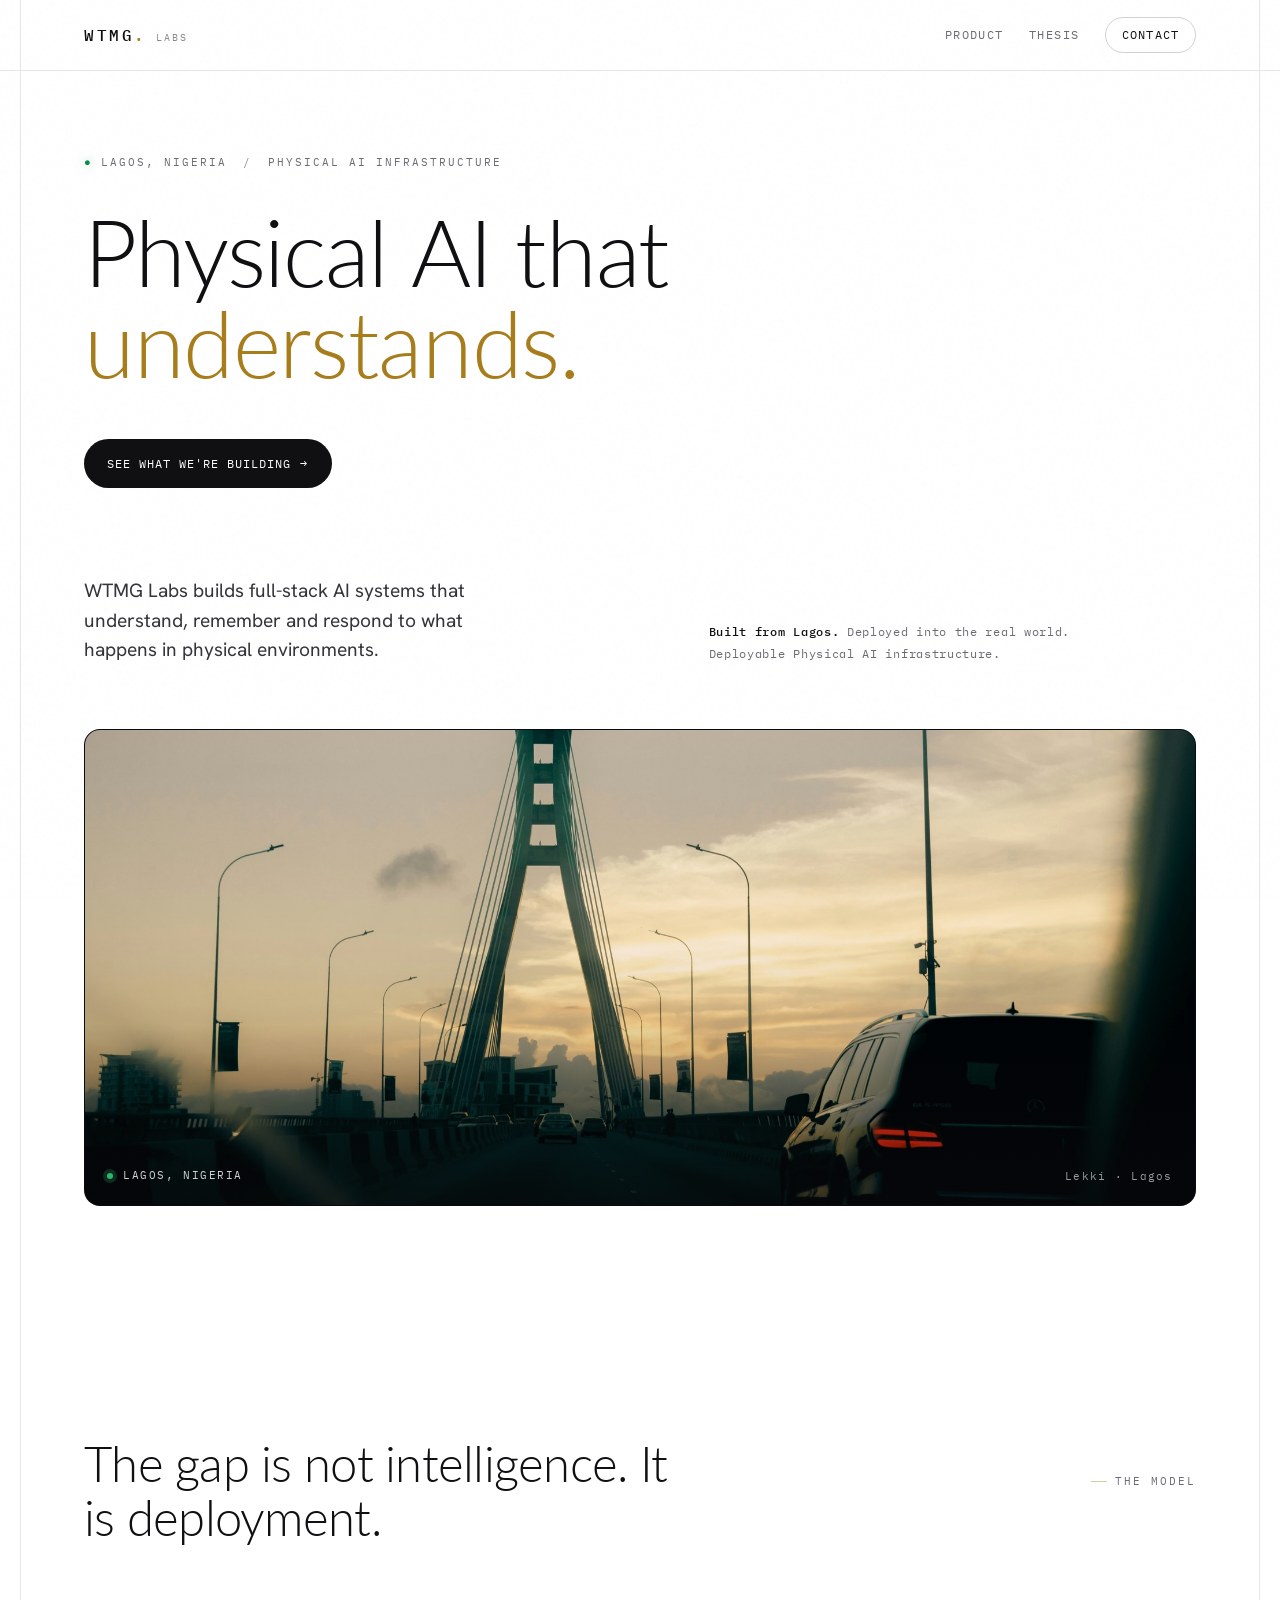
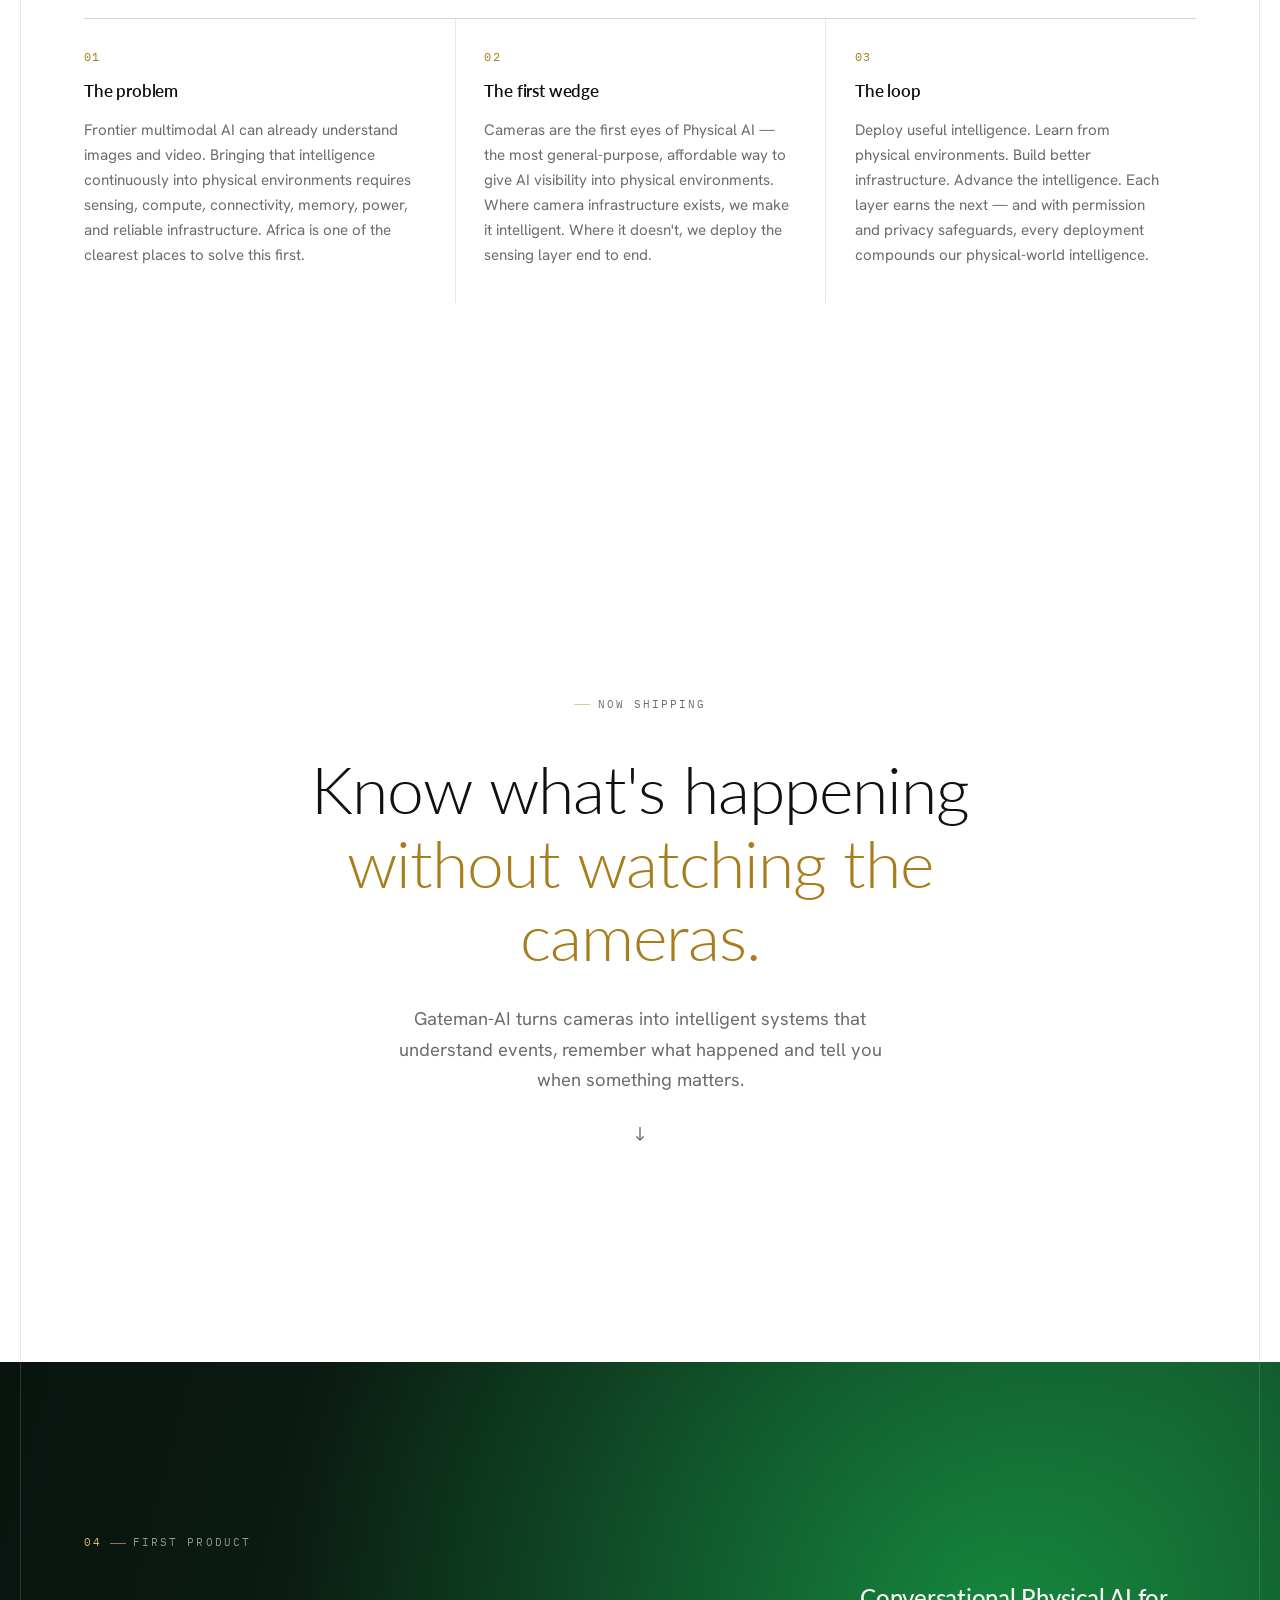
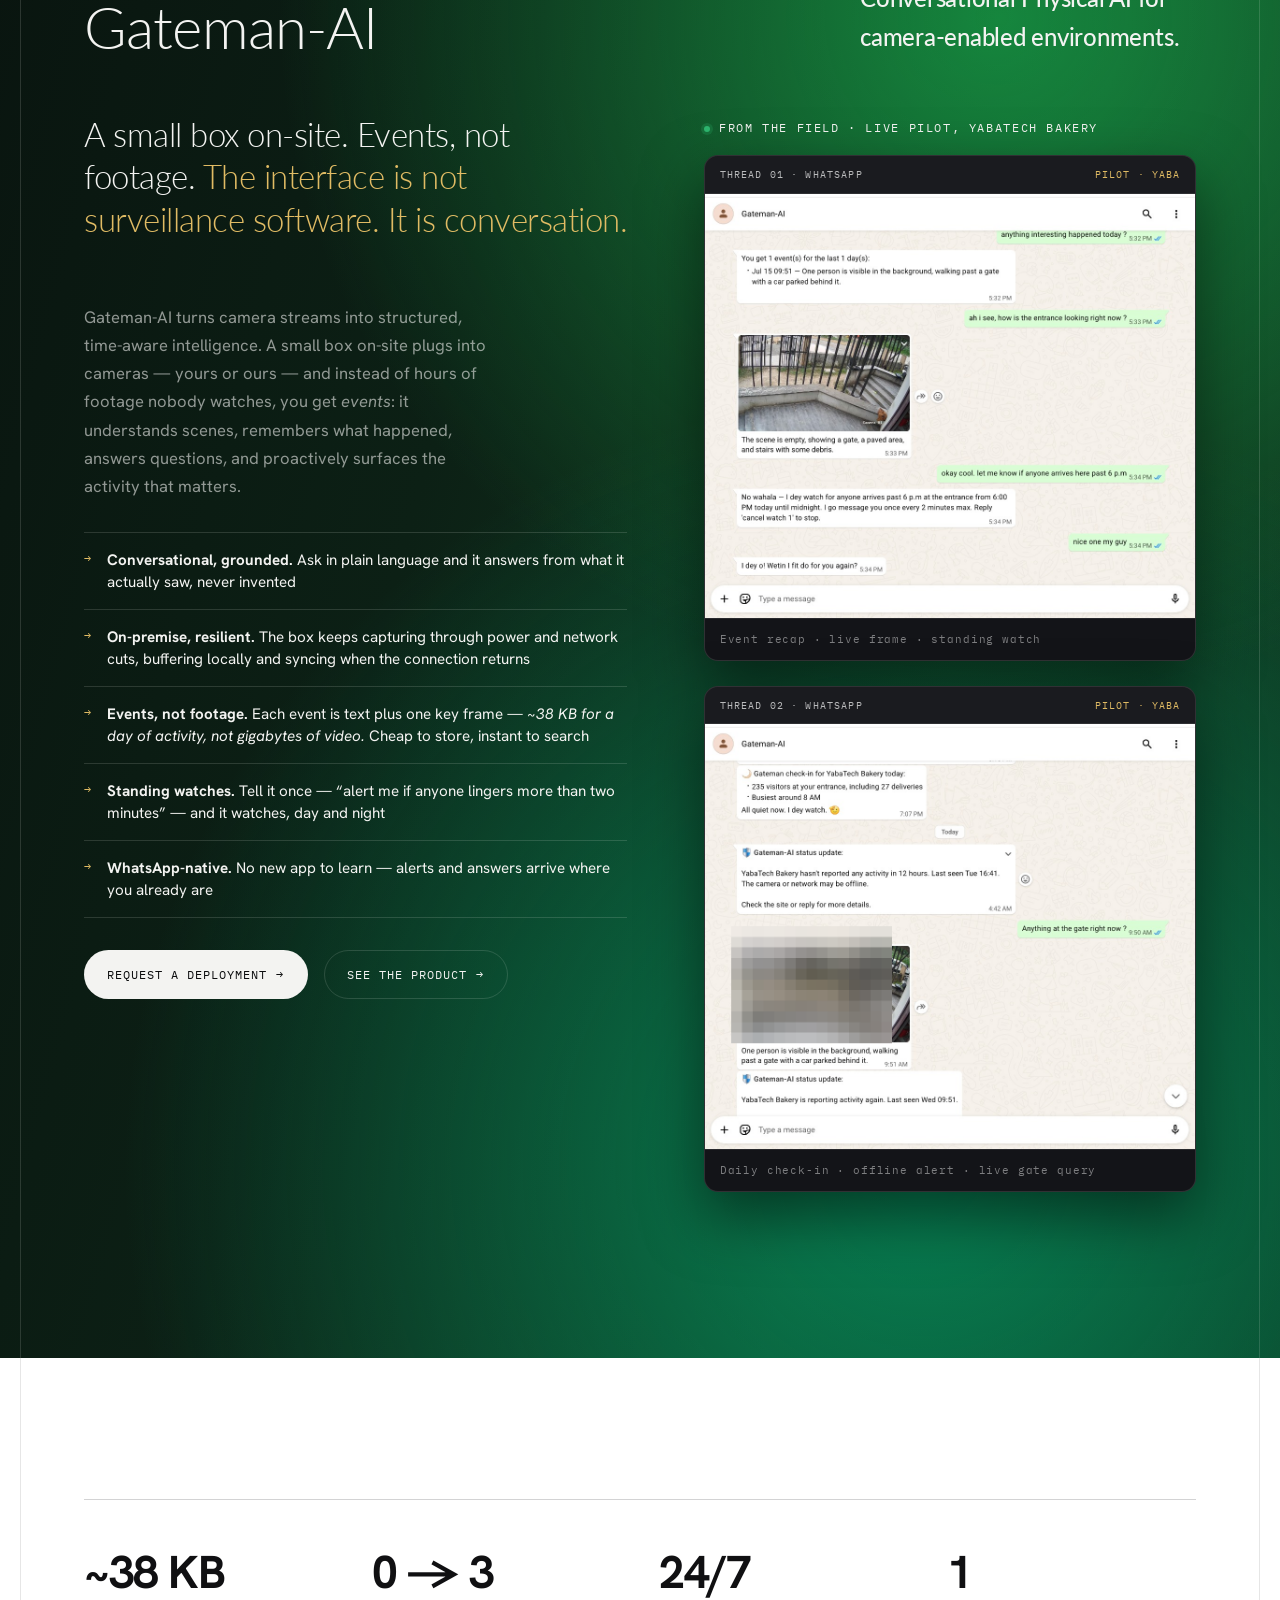
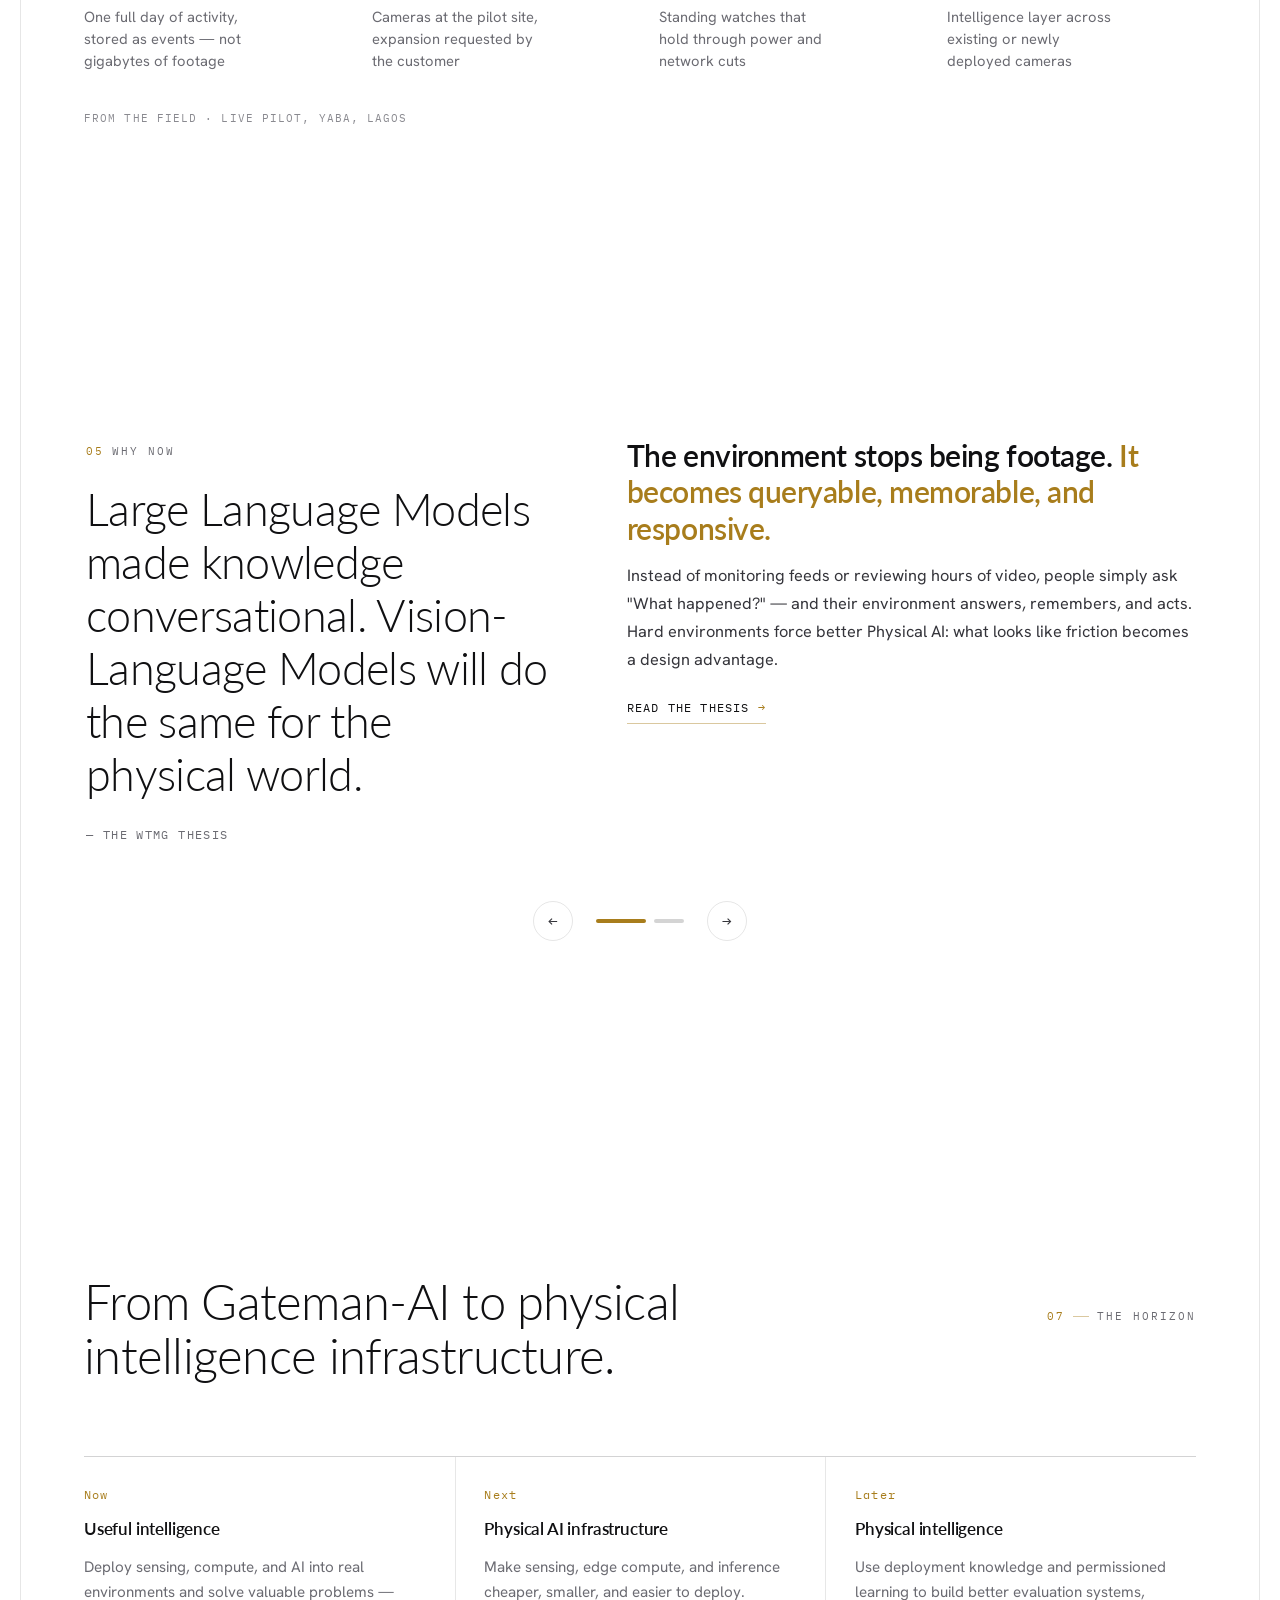
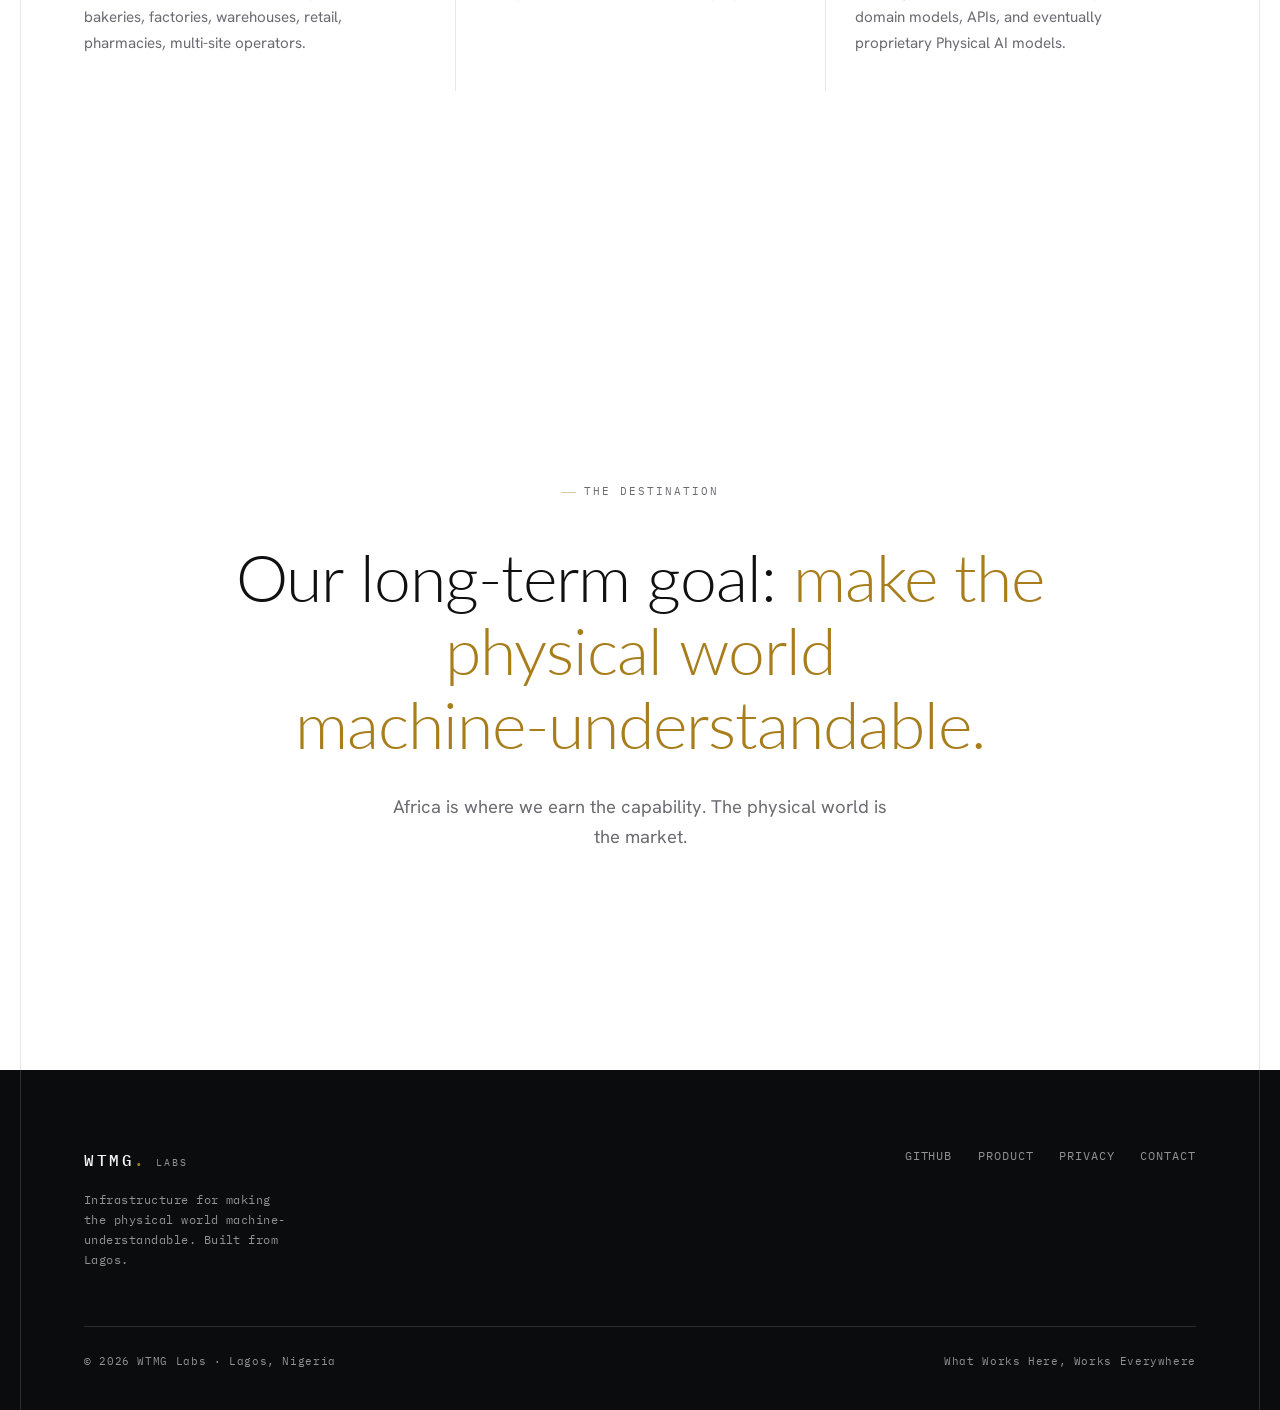
<file: index.html>
<!DOCTYPE html>
<html lang="en" data-accent="gold" data-display="sans">
<head>
  <meta charset="UTF-8" />
  <meta name="viewport" content="width=device-width, initial-scale=1.0" />
  <title>WTMG Labs — Physical AI, deployed in the real world</title>
  <meta name="description" content="WTMG Labs builds full-stack AI systems that understand, remember and respond to what happens in physical environments. Built from Lagos." />
  <link rel="canonical" href="https://wtmglabs.com/" />

  <link rel="icon" type="image/svg+xml" href="data:image/svg+xml,%3Csvg xmlns='http://www.w3.org/2000/svg' viewBox='0 0 64 64'%3E%3Crect width='64' height='64' rx='12' fill='%230b0c0e'/%3E%3Ctext x='32' y='40' font-family='monospace' font-size='17' font-weight='600' letter-spacing='1' text-anchor='middle' fill='%23ffffff'%3EWTMG%3C/text%3E%3C/svg%3E" />

  <meta property="og:type" content="website" />
  <meta property="og:title" content="WTMG Labs — Physical AI, deployed in the real world" />
  <meta property="og:description" content="Full-stack AI systems that understand, remember and respond to physical environments. Built from Lagos." />
  <meta property="og:image" content="https://wtmglabs.com/og.jpg" />
  <meta property="og:url" content="https://wtmglabs.com/" />

  <link rel="preconnect" href="https://fonts.googleapis.com" />
  <link rel="preconnect" href="https://fonts.gstatic.com" crossorigin />
  <link href="https://fonts.googleapis.com/css2?family=Hanken+Grotesk:wght@400;500;600;700;800&family=Lato:wght@300;400;700&family=IBM+Plex+Mono:wght@400;500&display=swap" rel="stylesheet" />
  <link rel="stylesheet" href="styles.css?v=19" />
</head>
<body data-grain="on" data-motion="on">

  <!-- NAV -->
  <nav class="nav" id="nav">
    <div class="nav-inner">
      <a class="logo" href="#top" aria-label="WTMG Labs home">
        <span class="mark">WTMG<span class="dot">.</span></span>
        <span class="sub">Labs</span>
      </a>
      <div class="nav-right">
        <a class="nav-link hide-sm" href="#product">Product</a>
        <a class="nav-link hide-sm" href="#vision">Thesis</a>
        <a class="nav-cta" href="mailto:hello@wtmglabs.com">Contact</a>
      </div>
    </div>
  </nav>

  <!-- HERO -->
  <header class="hero wrap" id="top">
    <div class="hero-top reveal">
      <span class="eyebrow"><span class="idx">●</span> Lagos,&nbsp;Nigeria</span>
      <span class="eyebrow sep" aria-hidden="true">/</span>
      <span class="eyebrow">Physical&nbsp;AI&nbsp;Infrastructure</span>
    </div>

    <h1 class="words">Physical AI that <span class="rot w" style="--wi:3;"><span class="em" id="rotWord">understands.</span></span></h1>

    <a class="btn btn-primary hero-cta reveal" href="#product">See what we're building <span class="arr">→</span></a>

    <div class="hero-grid">
      <p class="hero-sub reveal">
        WTMG Labs builds full-stack AI systems that understand, remember and respond
        to what happens in physical environments.
      </p>
      <div class="hero-aside reveal">
        <div class="hero-meta">
          <b>Built from Lagos.</b> Deployed into the real world.<br />
          Deployable Physical AI infrastructure.
        </div>
      </div>
    </div>

    <figure class="hero-figure reveal" aria-label="Lekki-Ikoyi Bridge, Lagos">
      <img src="assets/lagos.jpg" alt="Lekki-Ikoyi Bridge at dusk, Lagos" style="width:100%;height:100%;object-fit:cover;display:block;" />
      <figcaption class="cap"><span class="geo"></span> Lagos, Nigeria</figcaption>
      <span class="coord">Lekki · Lagos</span>
    </figure>
  </header>

  <!-- MISSION -->
  <section class="mission wrap">
    <div class="mission-head reveal">
      <h2>The gap is not intelligence. It is deployment.</h2>
      <span class="eyebrow"><span class="tick"></span> The model</span>
    </div>
    <div class="mission-grid">
      <div class="m-item reveal">
        <div class="m-num">01</div>
        <div class="m-label">The problem</div>
        <p>Frontier multimodal AI can already understand images and video. Bringing that intelligence continuously into physical environments requires sensing, compute, connectivity, memory, power, and reliable infrastructure. Africa is one of the clearest places to solve this first.</p>
      </div>
      <div class="m-item reveal">
        <div class="m-num">02</div>
        <div class="m-label">The first wedge</div>
        <p>Cameras are the first eyes of Physical AI — the most general-purpose, affordable way to give AI visibility into physical environments. Where camera infrastructure exists, we make it intelligent. Where it doesn't, we deploy the sensing layer end to end.</p>
      </div>
      <div class="m-item reveal">
        <div class="m-num">03</div>
        <div class="m-label">The loop</div>
        <p>Deploy useful intelligence. Learn from physical environments. Build better infrastructure. Advance the intelligence. Each layer earns the next — and with permission and privacy safeguards, every deployment compounds our physical-world intelligence.</p>
      </div>
    </div>
  </section>

  <!-- STATEMENT: Gateman lead-in -->
  <section class="statement wrap">
    <span class="eyebrow reveal"><span class="tick"></span> Now shipping</span>
    <h2 class="words">Know what's happening <span class="accent">without watching the cameras.</span></h2>
    <p class="statement-sub reveal">
      Gateman-AI turns cameras into intelligent systems that understand events,
      remember what happened and tell you when something matters.
    </p>
    <span class="product-intro-cue reveal" aria-hidden="true">↓</span>
  </section>

  <!-- PRODUCT (dark) -->
  <section class="product" id="product">
    <div class="wrap">
      <span class="eyebrow reveal"><span class="idx">04</span><span class="tick"></span> First product</span>

      <div class="product-head reveal">
        <div class="product-id">
          <h2>Gateman-AI</h2>
        </div>
        <p class="product-tagline">Conversational Physical AI for camera-enabled environments.</p>
      </div>

      <div class="product-grid">
        <div class="product-copy reveal">
          <p class="product-claim">A small box on-site. Events, not footage. <span class="accent">The interface is not surveillance software. It is conversation.</span></p>
          <p class="lede">
            Gateman-AI turns camera streams into structured, time-aware intelligence. A small box
            on-site plugs into cameras — yours or ours — and instead of hours of footage nobody
            watches, you get <em>events</em>: it understands scenes, remembers what happened,
            answers questions, and proactively surfaces the activity that matters.
          </p>
          <ul class="feature-list">
            <li><span class="fnum">→</span><span><strong>Conversational, grounded.</strong> Ask in plain language and it answers from what it actually saw, never invented</span></li>
            <li><span class="fnum">→</span><span><strong>On-premise, resilient.</strong> The box keeps capturing through power and network cuts, buffering locally and syncing when the connection returns</span></li>
            <li><span class="fnum">→</span><span><strong>Events, not footage.</strong> Each event is text plus one key frame — <em>~38 KB for a day of activity, not gigabytes of video.</em> Cheap to store, instant to search</span></li>
            <li><span class="fnum">→</span><span><strong>Standing watches.</strong> Tell it once — “alert me if anyone lingers more than two minutes” — and it watches, day and night</span></li>
            <li><span class="fnum">→</span><span><strong>WhatsApp-native.</strong> No new app to learn — alerts and answers arrive where you already are</span></li>
          </ul>
          <div class="product-actions">
            <a class="btn btn-on-dark" href="mailto:hello@wtmglabs.com">Request a deployment <span class="arr">→</span></a>
            <a class="btn btn-on-dark-ghost" href="https://gateman-ai.wtmglabs.com/login" target="_blank" rel="noopener">See the product <span class="arr">→</span></a>
          </div>
        </div>

        <div class="product-shots reveal">
          <div class="shots-head">
            <span class="shots-label"><span class="live-dot"></span> From the field · live pilot, YabaTech Bakery</span>
          </div>
          <div class="shots-grid">
            <figure class="shot">
              <div class="shot-bar"><span class="shot-cam">THREAD 01 · WHATSAPP</span><span class="shot-ts">PILOT · YABA</span></div>
              <img src="assets/wa-threadA.png" alt="Real WhatsApp conversation: event recap, live camera frame, and setting a standing watch" loading="lazy" />
              <figcaption>Event recap · live frame · standing watch</figcaption>
            </figure>
            <figure class="shot">
              <div class="shot-bar"><span class="shot-cam">THREAD 02 · WHATSAPP</span><span class="shot-ts">PILOT · YABA</span></div>
              <img src="assets/wa-threadB.png" alt="Real WhatsApp conversation: Gateman-AI daily check-in, offline status alert, and a live gate check" loading="lazy" />
              <figcaption>Daily check-in · offline alert · live gate query</figcaption>
            </figure>
          </div>
        </div>
      </div>

      
    </div>
  </section>

  <!-- STATS -->
  <section class="stats wrap">
    <div class="stats-grid">
      <div class="stat reveal">
        <div class="stat-v">~38 KB</div>
        <div class="stat-k">One full day of activity, stored as events — not gigabytes of footage</div>
      </div>
      <div class="stat reveal">
        <div class="stat-v">0 → 3</div>
        <div class="stat-k">Cameras at the pilot site, expansion requested by the customer</div>
      </div>
      <div class="stat reveal">
        <div class="stat-v">24/7</div>
        <div class="stat-k">Standing watches that hold through power and network cuts</div>
      </div>
      <div class="stat reveal">
        <div class="stat-v">1</div>
        <div class="stat-k">Intelligence layer across existing or newly deployed cameras</div>
      </div>
    </div>
    <div class="stats-note reveal">From the field · live pilot, Yaba, Lagos</div>
  </section>

  <!-- WHY: slider (Why now / Why we started) -->
  <section class="whyslider wrap" id="vision" aria-roledescription="carousel" aria-label="Why now and why we started">
    <div class="whyslider-viewport">
      <div class="whyslider-track" data-i="0">

        <!-- slide 1 — Why now -->
        <div class="whyslide" role="group" aria-roledescription="slide" aria-label="Why now">
          <div class="vision-grid">
            <div class="vision-quote">
              <span class="eyebrow" style="margin-bottom:1.4rem;"><span class="idx">05</span> Why now</span>
              <blockquote>
                Large Language Models made knowledge conversational. Vision-Language Models will do the same for the physical world.
              </blockquote>
              <cite>— The WTMG thesis</cite>
            </div>
            <div class="vision-body">
              <p class="lead-line">The environment stops being footage. <em>It becomes queryable, memorable, and responsive.</em></p>
              <p>Instead of monitoring feeds or reviewing hours of video, people simply ask "What happened?" — and their environment answers, remembers, and acts. Hard environments force better Physical AI: what looks like friction becomes a design advantage.</p>
              <a class="more-link" href="thesis/">Read the thesis <span class="arr">→</span></a>
            </div>
          </div>
        </div>

        <!-- slide 2 — Why we started -->
        <div class="whyslide" role="group" aria-roledescription="slide" aria-label="Why we started">
          <div class="story-grid">
            <div class="story-quote">
              <span class="eyebrow" style="margin-bottom:1.4rem;"><span class="idx">06</span> Why we started</span>
              <blockquote>
                “If they can implement this, it will help with the cultism and secret cults in the school area.”
              </blockquote>
              <span class="src">— Bakery manager · Yaba, Lagos</span>
            </div>
            <div class="story-body">
              <p class="story-lead">A bakery beside Yabatech Polytechnic with no cameras at all. We deployed the first Gateman-AI camera; within days the customer requested two more — and moved the roadmap from gate security to understanding activity across the whole business. Useful intelligence increases demand for physical sensing.</p>
              <a class="more-link" href="story/">See the full story <span class="arr">→</span></a>
            </div>
          </div>
        </div>
      </div>
    </div>

    <div class="whyslider-nav reveal">
      <button class="why-arrow" type="button" data-dir="-1" aria-label="Previous">←</button>
      <div class="why-dots" role="tablist">
        <button class="why-dot is-active" type="button" data-i="0" role="tab" aria-selected="true" aria-label="Why now"></button>
        <button class="why-dot" type="button" data-i="1" role="tab" aria-selected="false" aria-label="Why we started"></button>
      </div>
      <button class="why-arrow" type="button" data-dir="1" aria-label="Next">→</button>
    </div>
  </section>

  <!-- HORIZON -->
  <section class="mission wrap" id="horizon">
    <div class="mission-head reveal">
      <h2>From Gateman-AI to physical intelligence infrastructure.</h2>
      <span class="eyebrow"><span class="idx">07</span><span class="tick"></span> The horizon</span>
    </div>
    <div class="mission-grid">
      <div class="m-item reveal">
        <div class="m-num">Now</div>
        <div class="m-label">Useful intelligence</div>
        <p>Deploy sensing, compute, and AI into real environments and solve valuable problems — bakeries, factories, warehouses, retail, pharmacies, multi-site operators.</p>
      </div>
      <div class="m-item reveal">
        <div class="m-num">Next</div>
        <div class="m-label">Physical AI infrastructure</div>
        <p>Make sensing, edge compute, and inference cheaper, smaller, and easier to deploy.</p>
      </div>
      <div class="m-item reveal">
        <div class="m-num">Later</div>
        <div class="m-label">Physical intelligence</div>
        <p>Use deployment knowledge and permissioned learning to build better evaluation systems, domain models, APIs, and eventually proprietary Physical AI models.</p>
      </div>
    </div>
  </section>

  <!-- STATEMENT: closing -->
  <section class="statement wrap">
    <span class="eyebrow reveal"><span class="tick"></span> The destination</span>
    <h2 class="words">Our long-term goal: <span class="accent">make the physical world machine-understandable.</span></h2>
    <p class="statement-sub reveal">Africa is where we earn the capability. The physical world is the market.</p>
  </section>

  <!-- FOOTER -->
  <footer class="footer">
    <div class="wrap">
      <div class="footer-grid">
        <div>
          <a class="logo" href="#top">
            <span class="mark">WTMG<span class="dot">.</span></span>
            <span class="sub">Labs</span>
          </a>
          <p class="footer-tag">Infrastructure for making the physical world machine-understandable. Built from Lagos.</p>
        </div>
        <div class="footer-links">
          <a href="https://github.com/Ademiluyi/Gateman-AI" target="_blank" rel="noopener">GitHub</a>
          <a href="#product">Product</a>
          <a href="legal/privacy/">Privacy</a>
          <a href="mailto:hello@wtmglabs.com">Contact</a>
        </div>
      </div>
      <div class="footer-base">
        <span>© 2026 WTMG Labs · Lagos, Nigeria</span>
        <span>What Works Here, Works Everywhere</span>
      </div>
    </div>
  </footer>

  <!-- motion: scroll reveal + nav state -->
  <script>
    (function () {
      var nav = document.getElementById('nav');
      var onScroll = function () { nav.setAttribute('data-scrolled', window.scrollY > 8 ? 'true' : 'false'); };
      onScroll();
      window.addEventListener('scroll', onScroll, { passive: true });

      var reduce = window.matchMedia('(prefers-reduced-motion: reduce)').matches;

      // word-by-word reveal: wrap each word of .words elements in an
      // indexed span, preserving nested elements (.em, .accent) and <br>
      var wordEls = document.querySelectorAll('.words');
      if (!reduce) {
        wordEls.forEach(function (el) {
          var wi = 0;
          function split(node) {
            Array.prototype.slice.call(node.childNodes).forEach(function (child) {
              if (child.nodeType === 3) {
                var frag = document.createDocumentFragment();
                child.textContent.split(/(\s+)/).forEach(function (part) {
                  if (!part) return;
                  if (/^\s+$/.test(part)) { frag.appendChild(document.createTextNode(' ')); return; }
                  var w = document.createElement('span');
                  w.className = 'w';
                  w.style.setProperty('--wi', wi++);
                  w.textContent = part;
                  frag.appendChild(w);
                });
                node.replaceChild(frag, child);
              } else if (child.nodeType === 1 && child.tagName !== 'BR' && !child.classList.contains('rot')) {
                split(child);
              }
            });
          }
          split(el);
        });
      }

      var els = document.querySelectorAll('.reveal, .words');
      if (reduce || !('IntersectionObserver' in window)) {
        els.forEach(function (el) { el.classList.add('in'); });
        return;
      }
      var io = new IntersectionObserver(function (entries) {
        entries.forEach(function (e) {
          if (e.isIntersecting) { e.target.classList.add('in'); io.unobserve(e.target); }
        });
      }, { threshold: 0.12, rootMargin: '0px 0px -8% 0px' });
      els.forEach(function (el) { io.observe(el); });
    })();
  </script>

  <!-- rotating hero word -->
  <script>
    (function () {
      var el = document.getElementById('rotWord');
      if (!el) return;
      if (window.matchMedia('(prefers-reduced-motion: reduce)').matches) return;
      var words = ['understands.', 'remembers.', 'responds.'];
      var i = 0;
      setInterval(function () {
        el.classList.add('is-out');
        setTimeout(function () {
          i = (i + 1) % words.length;
          el.textContent = words[i];
          el.classList.add('is-prep');
          el.classList.remove('is-out');
          void el.offsetWidth;
          el.classList.remove('is-prep');
        }, 460);
      }, 3000);
    })();
  </script>

  <!-- live feed timestamp -->
  <script>
    (function () {
      var el = document.getElementById('tfTs');
      if (!el) return;
      var t = new Date(); t.setHours(21, 4, 18, 0);
      function pad(n) { return (n < 10 ? '0' : '') + n; }
      setInterval(function () {
        t.setSeconds(t.getSeconds() + 1);
        el.textContent = pad(t.getHours()) + ':' + pad(t.getMinutes()) + ':' + pad(t.getSeconds());
      }, 1000);
    })();
  </script>

  <!-- why slider -->
  <script>
    (function () {
      var root = document.querySelector('.whyslider');
      if (!root) return;
      var track = root.querySelector('.whyslider-track');
      var slides = root.querySelectorAll('.whyslide');
      var dots = root.querySelectorAll('.why-dot');
      var arrows = root.querySelectorAll('.why-arrow');
      var n = slides.length, i = 0, timer = null;
      var DURATION = 5000;
      function render() {
        track.style.transform = 'translateX(' + (-i * 100) + '%)';
        track.setAttribute('data-i', i);
        dots.forEach(function (d, k) {
          var on = k === i;
          d.classList.toggle('is-active', on);
          d.setAttribute('aria-selected', on ? 'true' : 'false');
        });
      }
      function go(to) { i = (to + n) % n; render(); }
      function start() { stop(); timer = setInterval(function () { go(i + 1); }, DURATION); }
      function stop() { if (timer) { clearInterval(timer); timer = null; } }
      dots.forEach(function (d) { d.addEventListener('click', function () { go(+d.dataset.i); start(); }); });
      arrows.forEach(function (a) { a.addEventListener('click', function () { go(i + (+a.dataset.dir)); start(); }); });
      root.addEventListener('mouseenter', stop);
      root.addEventListener('mouseleave', start);
      render();
      if (!window.matchMedia('(prefers-reduced-motion: reduce)').matches && 'IntersectionObserver' in window) {
        var io = new IntersectionObserver(function (e) { e[0].isIntersecting ? start() : stop(); }, { threshold: 0.25 });
        io.observe(root);
      }
    })();
  </script>

</body>
</html>
</file>
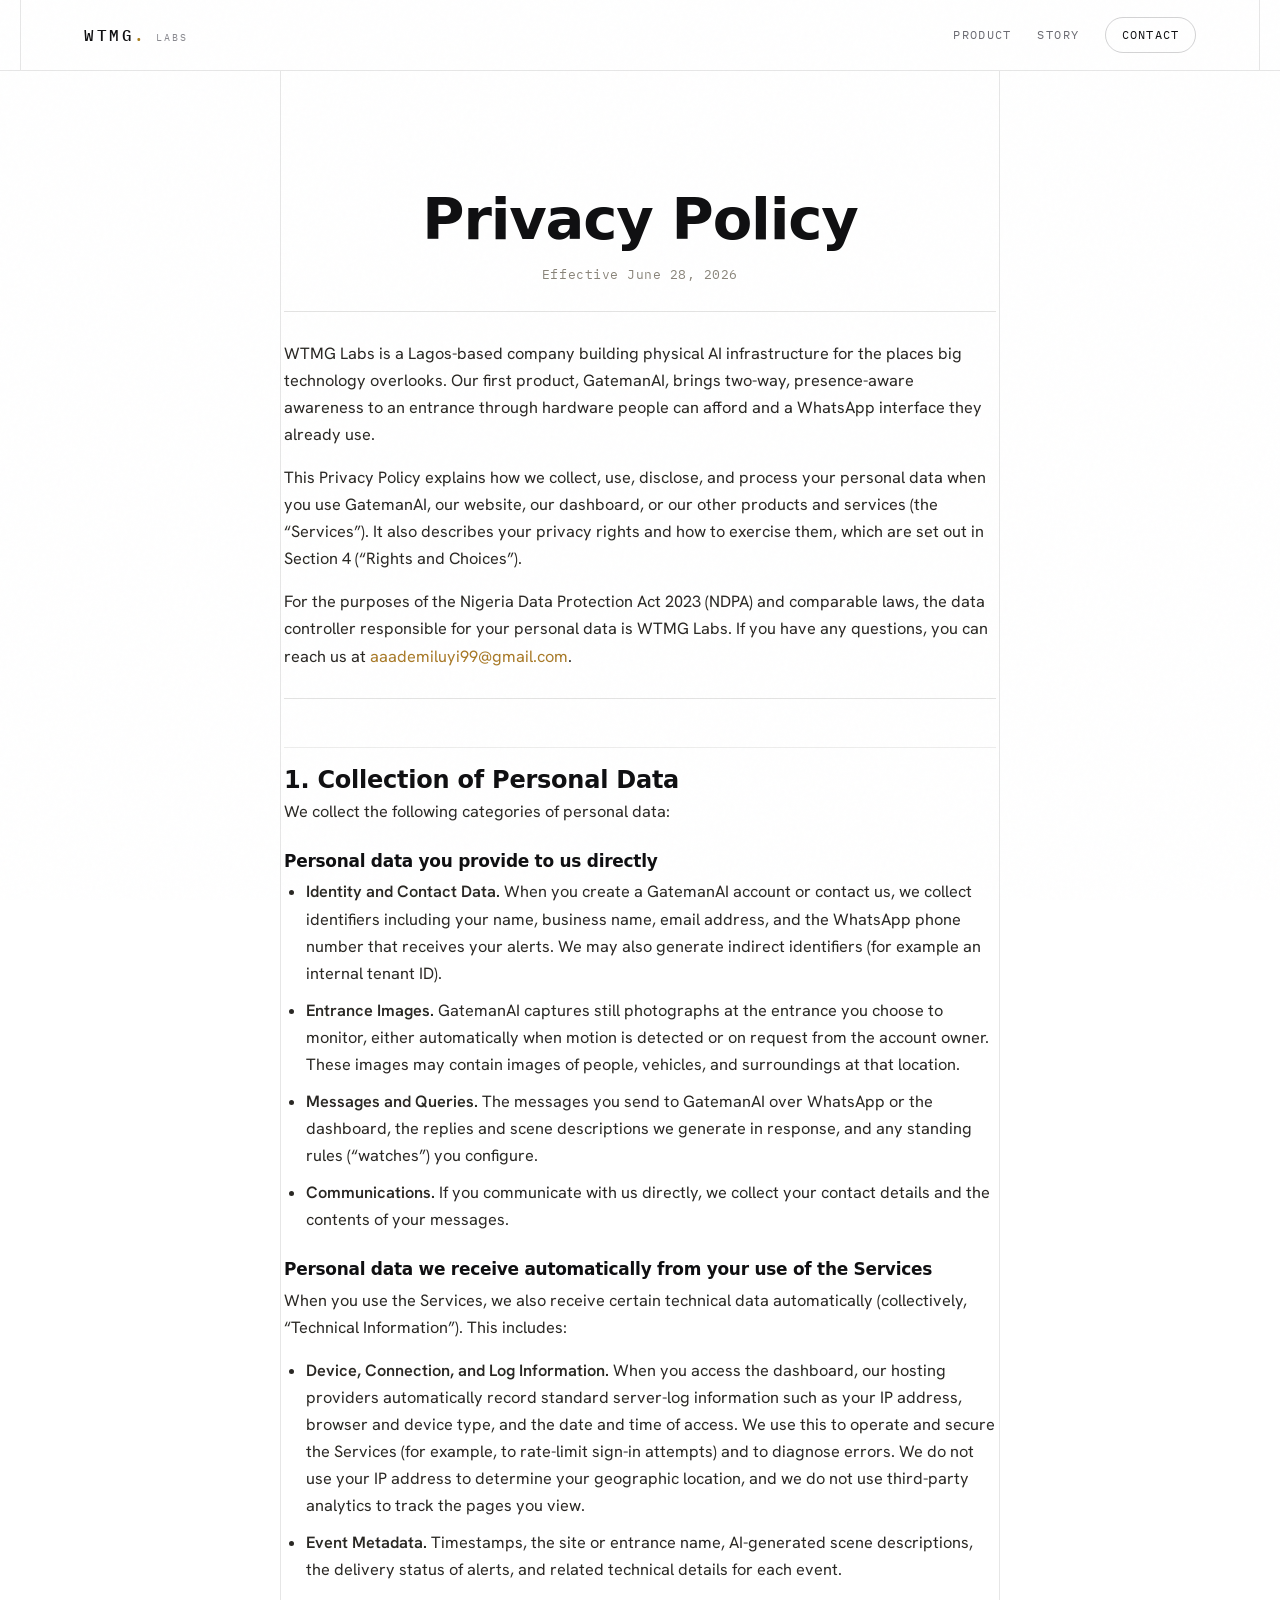
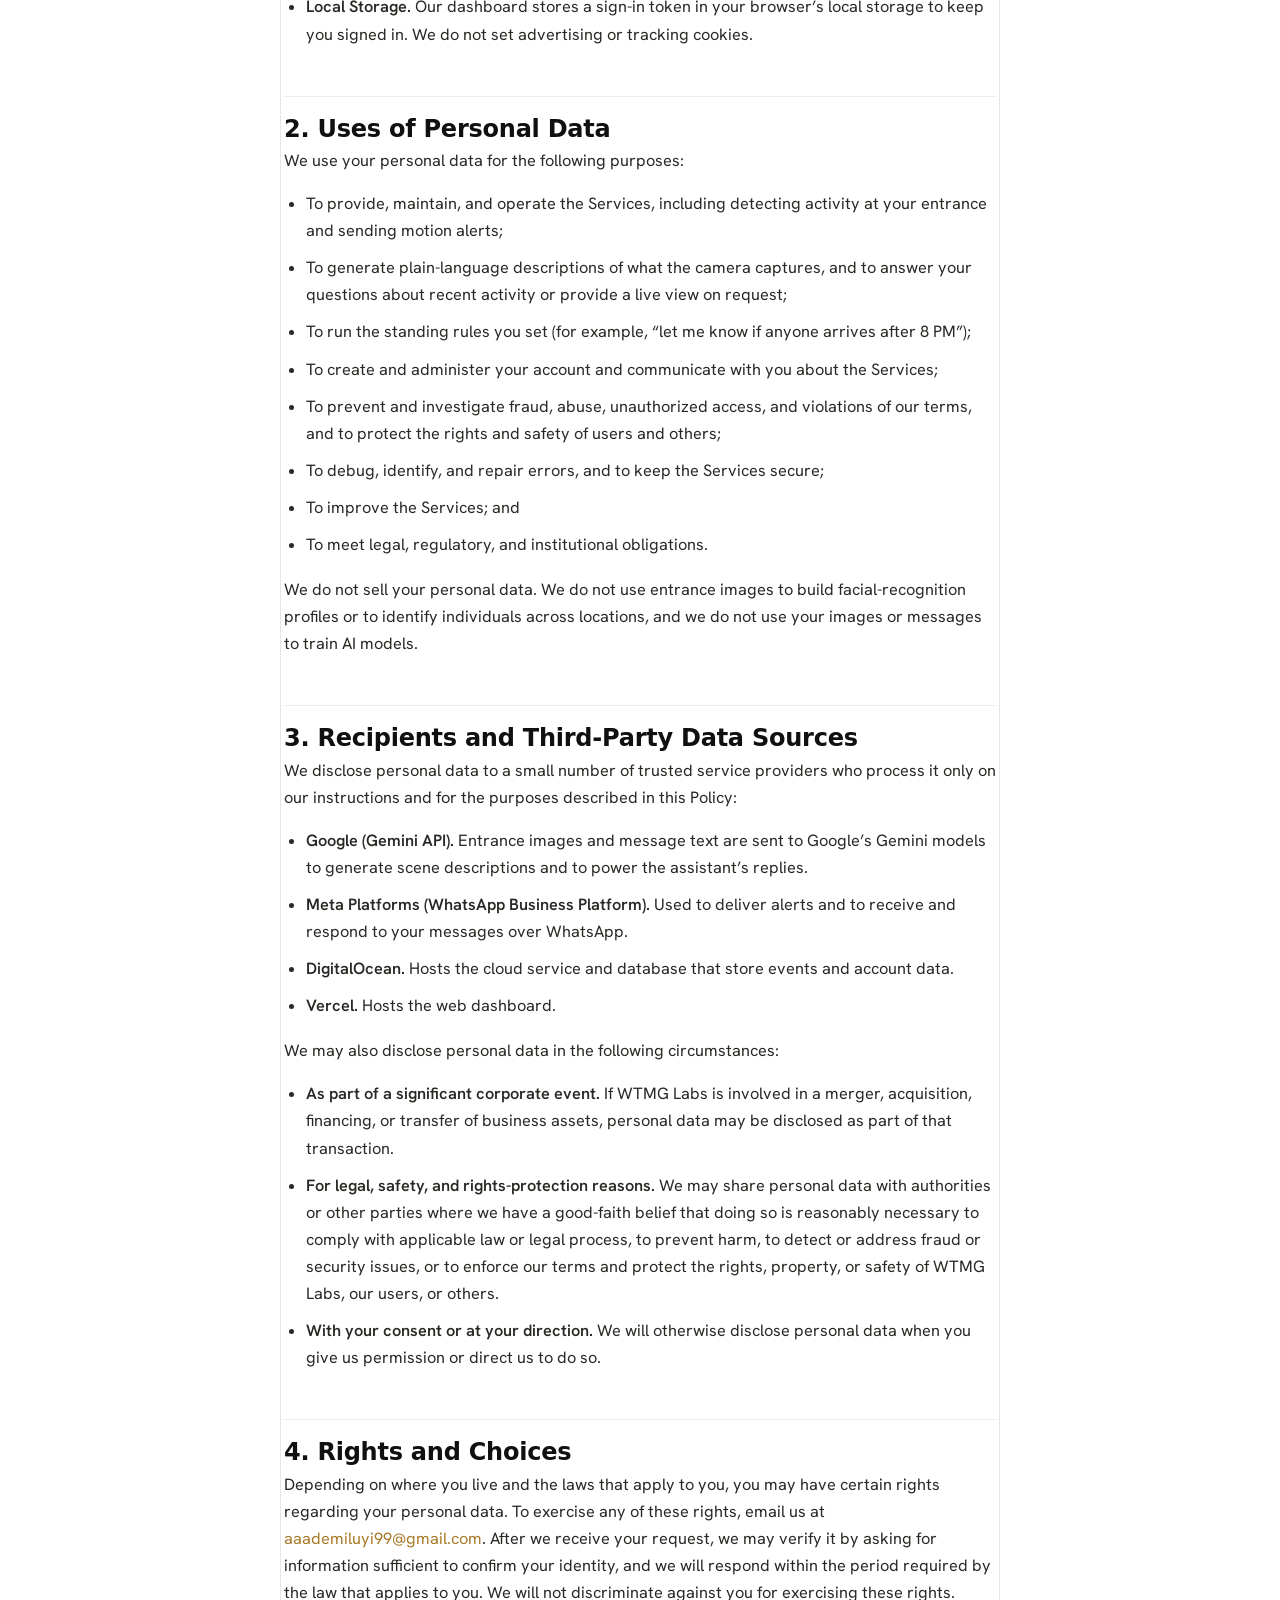
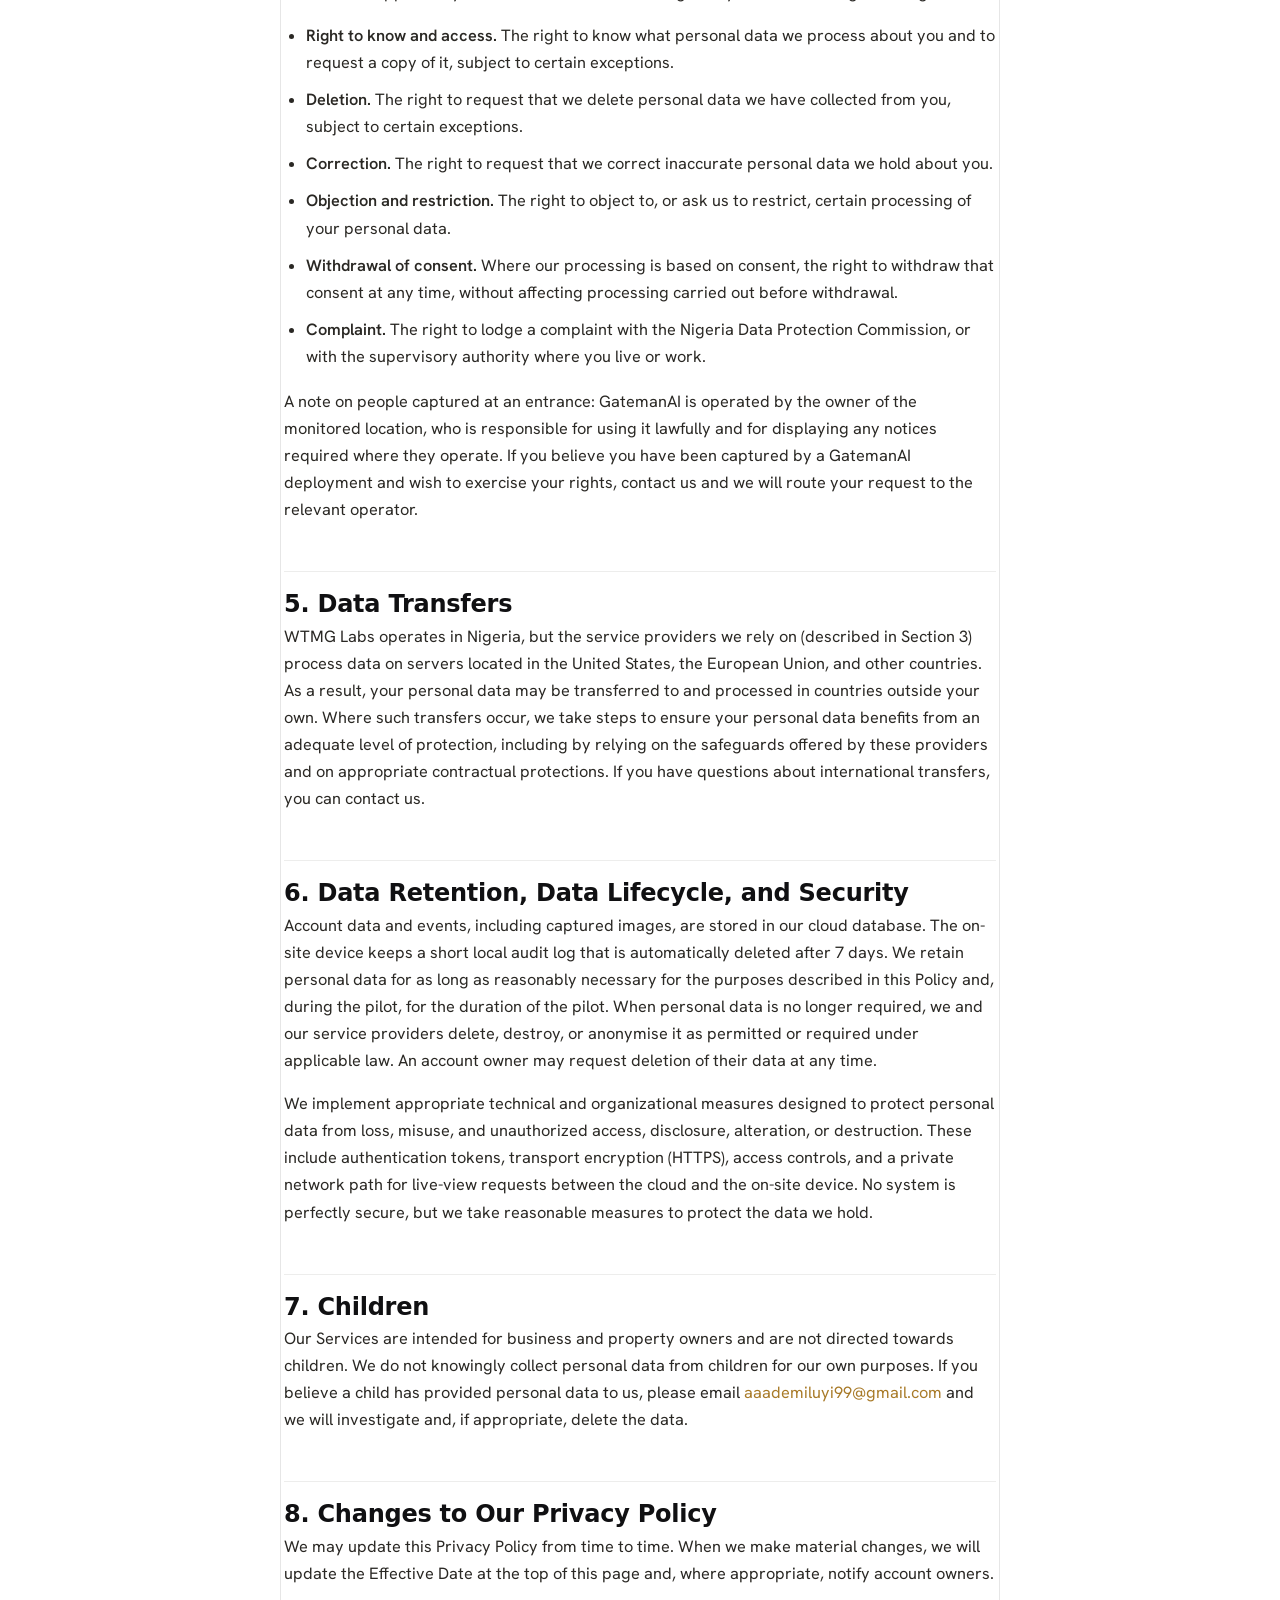
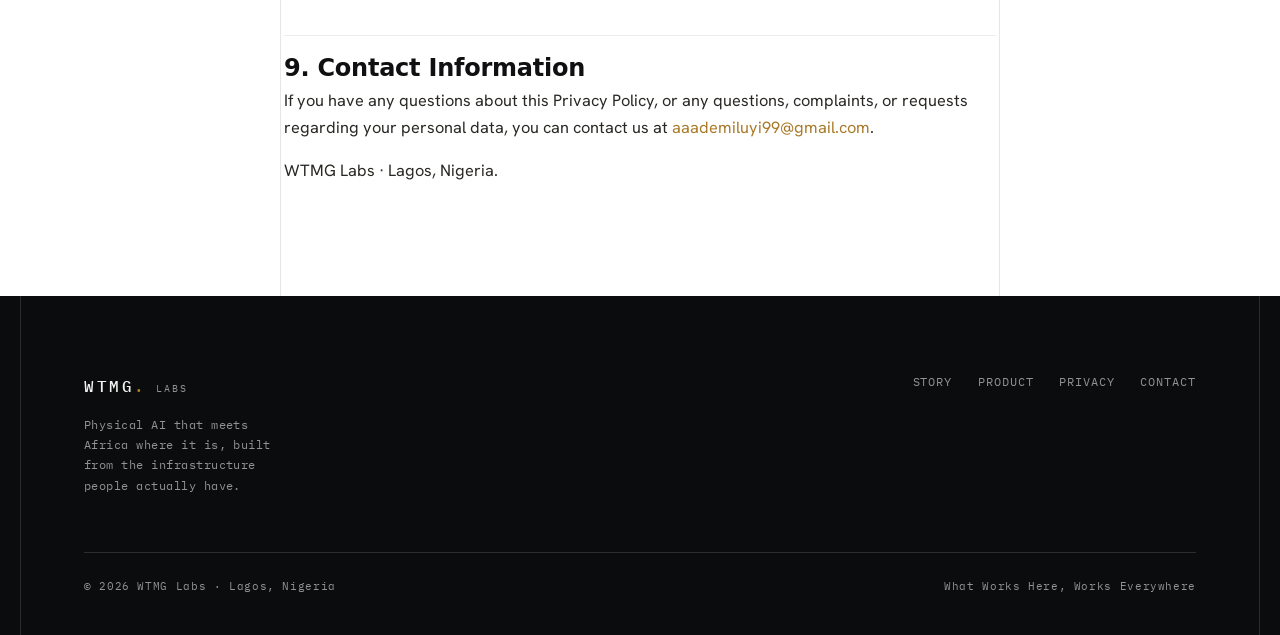
<file: privacy/index.html>
<!DOCTYPE html>
<html lang="en" data-accent="gold" data-display="sans">
<head>
  <meta charset="UTF-8" />
  <meta name="viewport" content="width=device-width, initial-scale=1.0" />
  <title>Privacy Policy · WTMG Labs</title>
  <meta name="description" content="How WTMG Labs collects, uses, discloses, and processes personal data when you use GatemanAI and our other products and services." />
  <link rel="canonical" href="https://wtmglabs.com/privacy/" />
  <link rel="icon" type="image/svg+xml" href="data:image/svg+xml,%3Csvg xmlns='http://www.w3.org/2000/svg' viewBox='0 0 64 64'%3E%3Crect width='64' height='64' rx='12' fill='%230b0c0e'/%3E%3Ctext x='32' y='40' font-family='monospace' font-size='17' font-weight='600' letter-spacing='1' text-anchor='middle' fill='%23ffffff'%3EWTMG%3C/text%3E%3C/svg%3E" />
  <link rel="preconnect" href="https://fonts.googleapis.com" />
  <link rel="preconnect" href="https://fonts.gstatic.com" crossorigin />
  <link href="https://fonts.googleapis.com/css2?family=Hanken+Grotesk:wght@400;500;600;700;800&family=Instrument+Serif:ital@0;1&family=IBM+Plex+Mono:wght@400;500&display=swap" rel="stylesheet" />
  <link rel="stylesheet" href="../styles.css" />
  <style>
    .legal { max-width: 760px; margin: 0 auto; padding: 0 24px 96px; }
    .legal-head { text-align: center; padding: 120px 0 18px; }
    .legal-head h1 { font-size: clamp(2.4rem, 6vw, 3.6rem); font-weight: 700; letter-spacing: -0.02em; margin: 0; }
    .legal-eff { font-family: 'IBM Plex Mono', monospace; font-size: 0.82rem; letter-spacing: 0.04em; color: #8A857A; margin-top: 14px; }
    .legal-intro { border-top: 1px solid rgba(27,26,23,0.12); border-bottom: 1px solid rgba(27,26,23,0.12); padding: 28px 0; margin: 8px 0 40px; }
    .legal-intro p { font-size: 1.06rem; line-height: 1.62; margin: 0 0 14px; }
    .legal-intro p:last-child { margin-bottom: 0; }
    .legal h2 { font-size: 1.5rem; font-weight: 700; letter-spacing: -0.01em; margin: 48px 0 6px; padding-top: 20px; border-top: 1px solid rgba(27,26,23,0.08); }
    .legal h3 { font-size: 1.06rem; font-weight: 700; margin: 28px 0 8px; }
    .legal p, .legal li { font-size: 1.02rem; line-height: 1.66; color: #2A2824; }
    .legal p { margin: 0 0 16px; }
    .legal ul { margin: 0 0 18px; padding-left: 22px; }
    .legal li { margin-bottom: 10px; }
    .legal a { color: #A87A28; }
    .legal strong { font-weight: 600; }
    @media (prefers-color-scheme: dark) {
      .legal p, .legal li { color: #D8D4CC; }
      .legal h2 { border-color: rgba(255,255,255,0.1); }
      .legal-intro { border-color: rgba(255,255,255,0.14); }
    }
  </style>
</head>
<body data-grain="on" data-motion="on">

  <!-- NAV -->
  <nav class="nav" id="nav">
    <div class="nav-inner">
      <a class="logo" href="../" aria-label="WTMG Labs home">
        <span class="mark">WTMG<span class="dot">.</span></span>
        <span class="sub">Labs</span>
      </a>
      <div class="nav-right">
        <a class="nav-link hide-sm" href="../#product">Product</a>
        <a class="nav-link hide-sm" href="../story/">Story</a>
        <a class="nav-cta" href="mailto:aaademiluyi99@gmail.com">Contact</a>
      </div>
    </div>
  </nav>

  <main class="legal" id="top">

    <header class="legal-head">
      <h1>Privacy Policy</h1>
      <div class="legal-eff">Effective June 28, 2026</div>
    </header>

    <div class="legal-intro">
      <p>
        WTMG Labs is a Lagos-based company building physical AI infrastructure for the places
        big technology overlooks. Our first product, GatemanAI, brings two-way, presence-aware
        awareness to an entrance through hardware people can afford and a WhatsApp interface they
        already use.
      </p>
      <p>
        This Privacy Policy explains how we collect, use, disclose, and process your personal
        data when you use GatemanAI, our website, our dashboard, or our other products and
        services (the &ldquo;Services&rdquo;). It also describes your privacy rights and how to
        exercise them, which are set out in Section 4 (&ldquo;Rights and Choices&rdquo;).
      </p>
      <p>
        For the purposes of the Nigeria Data Protection Act 2023 (NDPA) and comparable laws, the
        data controller responsible for your personal data is WTMG Labs. If you have any
        questions, you can reach us at
        <a href="mailto:aaademiluyi99@gmail.com">aaademiluyi99@gmail.com</a>.
      </p>
    </div>

    <h2>1. Collection of Personal Data</h2>
    <p>We collect the following categories of personal data:</p>

    <h3>Personal data you provide to us directly</h3>
    <ul>
      <li><strong>Identity and Contact Data.</strong> When you create a GatemanAI account or contact us, we collect identifiers including your name, business name, email address, and the WhatsApp phone number that receives your alerts. We may also generate indirect identifiers (for example an internal tenant ID).</li>
      <li><strong>Entrance Images.</strong> GatemanAI captures still photographs at the entrance you choose to monitor, either automatically when motion is detected or on request from the account owner. These images may contain images of people, vehicles, and surroundings at that location.</li>
      <li><strong>Messages and Queries.</strong> The messages you send to GatemanAI over WhatsApp or the dashboard, the replies and scene descriptions we generate in response, and any standing rules (&ldquo;watches&rdquo;) you configure.</li>
      <li><strong>Communications.</strong> If you communicate with us directly, we collect your contact details and the contents of your messages.</li>
    </ul>

    <h3>Personal data we receive automatically from your use of the Services</h3>
    <p>When you use the Services, we also receive certain technical data automatically (collectively, &ldquo;Technical Information&rdquo;). This includes:</p>
    <ul>
      <li><strong>Device, Connection, and Log Information.</strong> When you access the dashboard, our hosting providers automatically record standard server-log information such as your IP address, browser and device type, and the date and time of access. We use this to operate and secure the Services (for example, to rate-limit sign-in attempts) and to diagnose errors. We do not use your IP address to determine your geographic location, and we do not use third-party analytics to track the pages you view.</li>
      <li><strong>Event Metadata.</strong> Timestamps, the site or entrance name, AI-generated scene descriptions, the delivery status of alerts, and related technical details for each event.</li>
      <li><strong>Local Storage.</strong> Our dashboard stores a sign-in token in your browser&rsquo;s local storage to keep you signed in. We do not set advertising or tracking cookies.</li>
    </ul>

    <h2>2. Uses of Personal Data</h2>
    <p>We use your personal data for the following purposes:</p>
    <ul>
      <li>To provide, maintain, and operate the Services, including detecting activity at your entrance and sending motion alerts;</li>
      <li>To generate plain-language descriptions of what the camera captures, and to answer your questions about recent activity or provide a live view on request;</li>
      <li>To run the standing rules you set (for example, &ldquo;let me know if anyone arrives after 8&nbsp;PM&rdquo;);</li>
      <li>To create and administer your account and communicate with you about the Services;</li>
      <li>To prevent and investigate fraud, abuse, unauthorized access, and violations of our terms, and to protect the rights and safety of users and others;</li>
      <li>To debug, identify, and repair errors, and to keep the Services secure;</li>
      <li>To improve the Services; and</li>
      <li>To meet legal, regulatory, and institutional obligations.</li>
    </ul>
    <p>
      We do not sell your personal data. We do not use entrance images to build facial-recognition
      profiles or to identify individuals across locations, and we do not use your images or
      messages to train AI models.
    </p>

    <h2>3. Recipients and Third-Party Data Sources</h2>
    <p>
      We disclose personal data to a small number of trusted service providers who process it only
      on our instructions and for the purposes described in this Policy:
    </p>
    <ul>
      <li><strong>Google (Gemini API).</strong> Entrance images and message text are sent to Google&rsquo;s Gemini models to generate scene descriptions and to power the assistant&rsquo;s replies.</li>
      <li><strong>Meta Platforms (WhatsApp Business Platform).</strong> Used to deliver alerts and to receive and respond to your messages over WhatsApp.</li>
      <li><strong>DigitalOcean.</strong> Hosts the cloud service and database that store events and account data.</li>
      <li><strong>Vercel.</strong> Hosts the web dashboard.</li>
    </ul>
    <p>We may also disclose personal data in the following circumstances:</p>
    <ul>
      <li><strong>As part of a significant corporate event.</strong> If WTMG Labs is involved in a merger, acquisition, financing, or transfer of business assets, personal data may be disclosed as part of that transaction.</li>
      <li><strong>For legal, safety, and rights-protection reasons.</strong> We may share personal data with authorities or other parties where we have a good-faith belief that doing so is reasonably necessary to comply with applicable law or legal process, to prevent harm, to detect or address fraud or security issues, or to enforce our terms and protect the rights, property, or safety of WTMG Labs, our users, or others.</li>
      <li><strong>With your consent or at your direction.</strong> We will otherwise disclose personal data when you give us permission or direct us to do so.</li>
    </ul>

    <h2>4. Rights and Choices</h2>
    <p>
      Depending on where you live and the laws that apply to you, you may have certain rights
      regarding your personal data. To exercise any of these rights, email us at
      <a href="mailto:aaademiluyi99@gmail.com">aaademiluyi99@gmail.com</a>. After we receive your
      request, we may verify it by asking for information sufficient to confirm your identity, and
      we will respond within the period required by the law that applies to you. We will not
      discriminate against you for exercising these rights.
    </p>
    <ul>
      <li><strong>Right to know and access.</strong> The right to know what personal data we process about you and to request a copy of it, subject to certain exceptions.</li>
      <li><strong>Deletion.</strong> The right to request that we delete personal data we have collected from you, subject to certain exceptions.</li>
      <li><strong>Correction.</strong> The right to request that we correct inaccurate personal data we hold about you.</li>
      <li><strong>Objection and restriction.</strong> The right to object to, or ask us to restrict, certain processing of your personal data.</li>
      <li><strong>Withdrawal of consent.</strong> Where our processing is based on consent, the right to withdraw that consent at any time, without affecting processing carried out before withdrawal.</li>
      <li><strong>Complaint.</strong> The right to lodge a complaint with the Nigeria Data Protection Commission, or with the supervisory authority where you live or work.</li>
    </ul>
    <p>
      A note on people captured at an entrance: GatemanAI is operated by the owner of the monitored
      location, who is responsible for using it lawfully and for displaying any notices required
      where they operate. If you believe you have been captured by a GatemanAI deployment and wish
      to exercise your rights, contact us and we will route your request to the relevant operator.
    </p>

    <h2>5. Data Transfers</h2>
    <p>
      WTMG Labs operates in Nigeria, but the service providers we rely on (described in Section 3)
      process data on servers located in the United States, the European Union, and other countries.
      As a result, your personal data may be transferred to and processed in countries outside your
      own. Where such transfers occur, we take steps to ensure your personal data benefits from an
      adequate level of protection, including by relying on the safeguards offered by these
      providers and on appropriate contractual protections. If you have questions about
      international transfers, you can contact us.
    </p>

    <h2>6. Data Retention, Data Lifecycle, and Security</h2>
    <p>
      Account data and events, including captured images, are stored in our cloud database. The
      on-site device keeps a short local audit log that is automatically deleted after 7 days. We
      retain personal data for as long as reasonably necessary for the purposes described in this
      Policy and, during the pilot, for the duration of the pilot. When personal data is no longer
      required, we and our service providers delete, destroy, or anonymise it as permitted or
      required under applicable law. An account owner may request deletion of their data at any time.
    </p>
    <p>
      We implement appropriate technical and organizational measures designed to protect personal
      data from loss, misuse, and unauthorized access, disclosure, alteration, or destruction.
      These include authentication tokens, transport encryption (HTTPS), access controls, and a
      private network path for live-view requests between the cloud and the on-site device. No
      system is perfectly secure, but we take reasonable measures to protect the data we hold.
    </p>

    <h2>7. Children</h2>
    <p>
      Our Services are intended for business and property owners and are not directed towards
      children. We do not knowingly collect personal data from children for our own purposes. If
      you believe a child has provided personal data to us, please email
      <a href="mailto:aaademiluyi99@gmail.com">aaademiluyi99@gmail.com</a> and we will investigate
      and, if appropriate, delete the data.
    </p>

    <h2>8. Changes to Our Privacy Policy</h2>
    <p>
      We may update this Privacy Policy from time to time. When we make material changes, we will
      update the Effective Date at the top of this page and, where appropriate, notify account
      owners.
    </p>

    <h2>9. Contact Information</h2>
    <p>
      If you have any questions about this Privacy Policy, or any questions, complaints, or requests
      regarding your personal data, you can contact us at
      <a href="mailto:aaademiluyi99@gmail.com">aaademiluyi99@gmail.com</a>.
    </p>
    <p>WTMG Labs &middot; Lagos, Nigeria.</p>

  </main>

  <!-- FOOTER -->
  <footer class="footer">
    <div class="wrap">
      <div class="footer-grid">
        <div>
          <a class="logo" href="../">
            <span class="mark">WTMG<span class="dot">.</span></span>
            <span class="sub">Labs</span>
          </a>
          <p class="footer-tag">Physical AI that meets Africa where it is, built from the infrastructure people actually have.</p>
        </div>
        <div class="footer-links">
          <a href="../story/">Story</a>
          <a href="../#product">Product</a>
          <a href="../privacy/">Privacy</a>
          <a href="mailto:aaademiluyi99@gmail.com">Contact</a>
        </div>
      </div>
      <div class="footer-base">
        <span>© 2026 WTMG Labs · Lagos, Nigeria</span>
        <span>What Works Here, Works Everywhere</span>
      </div>
    </div>
  </footer>

</body>
</html>
</file>
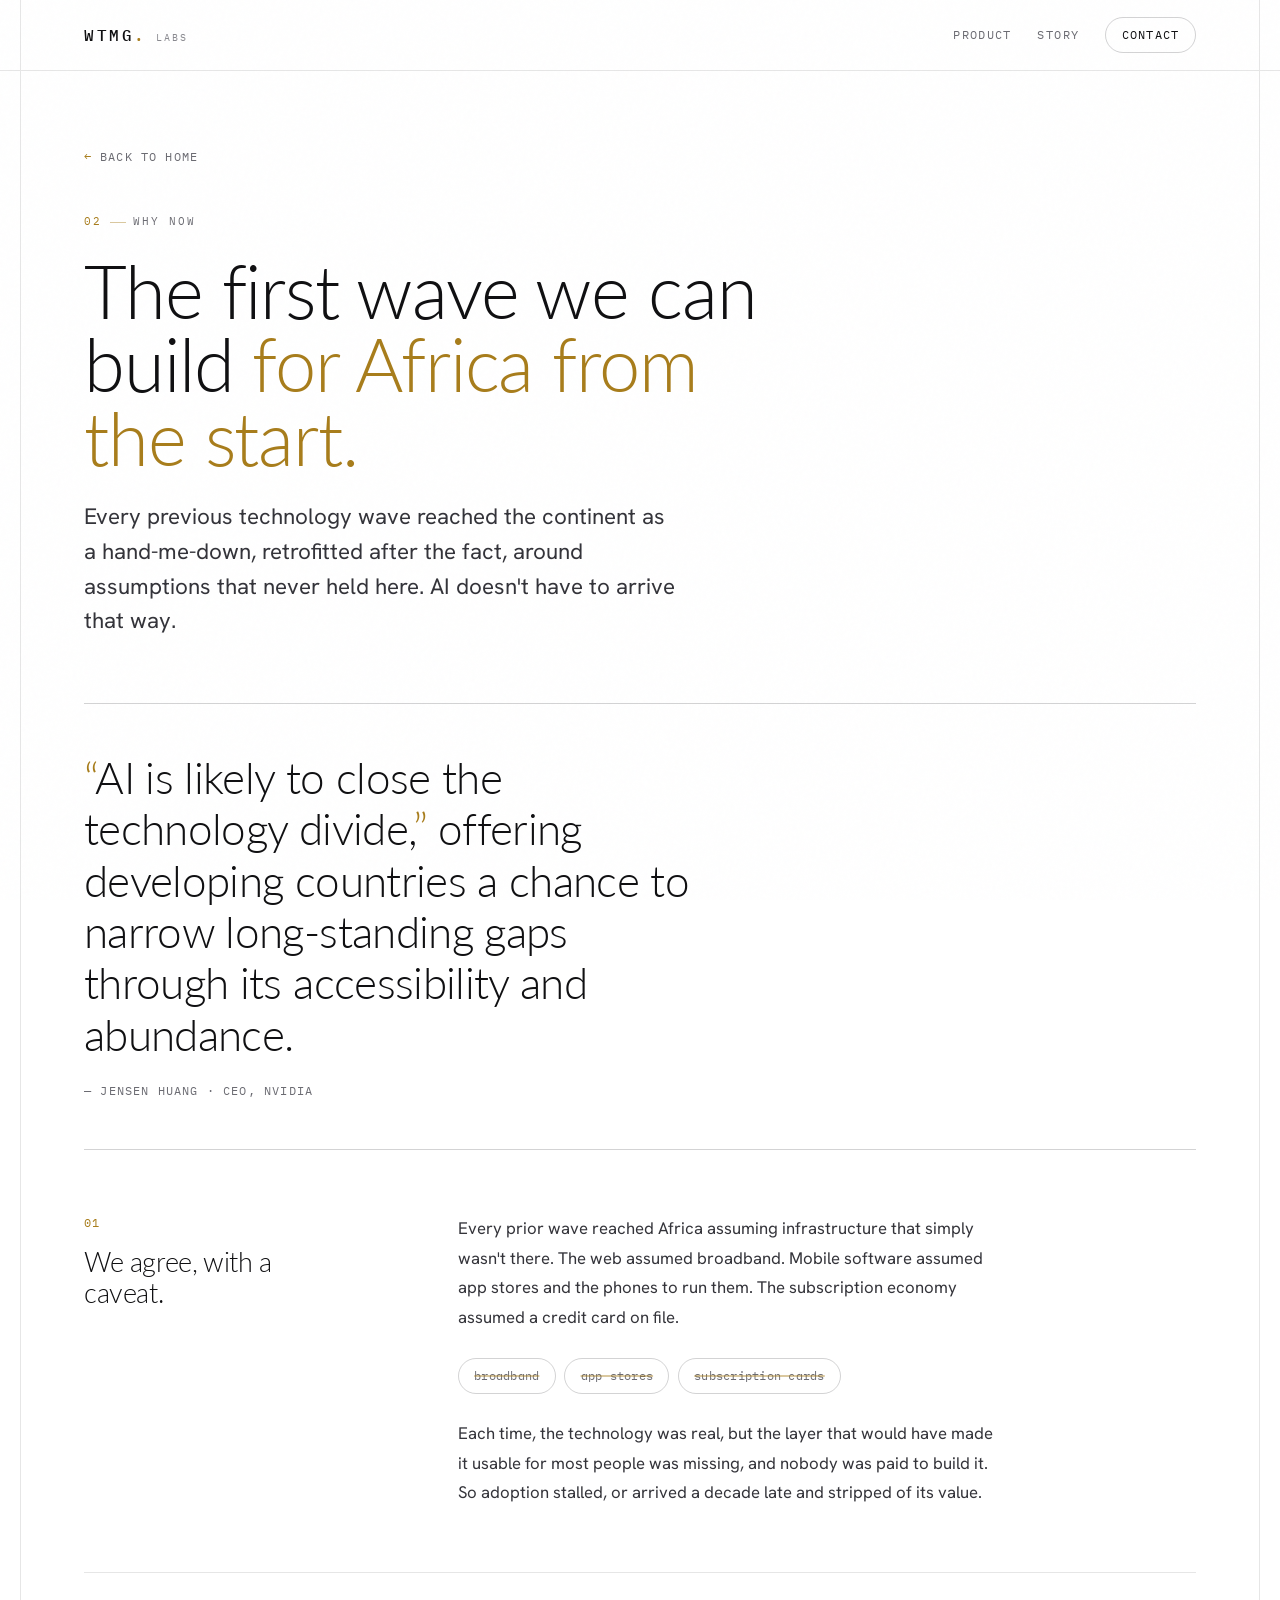
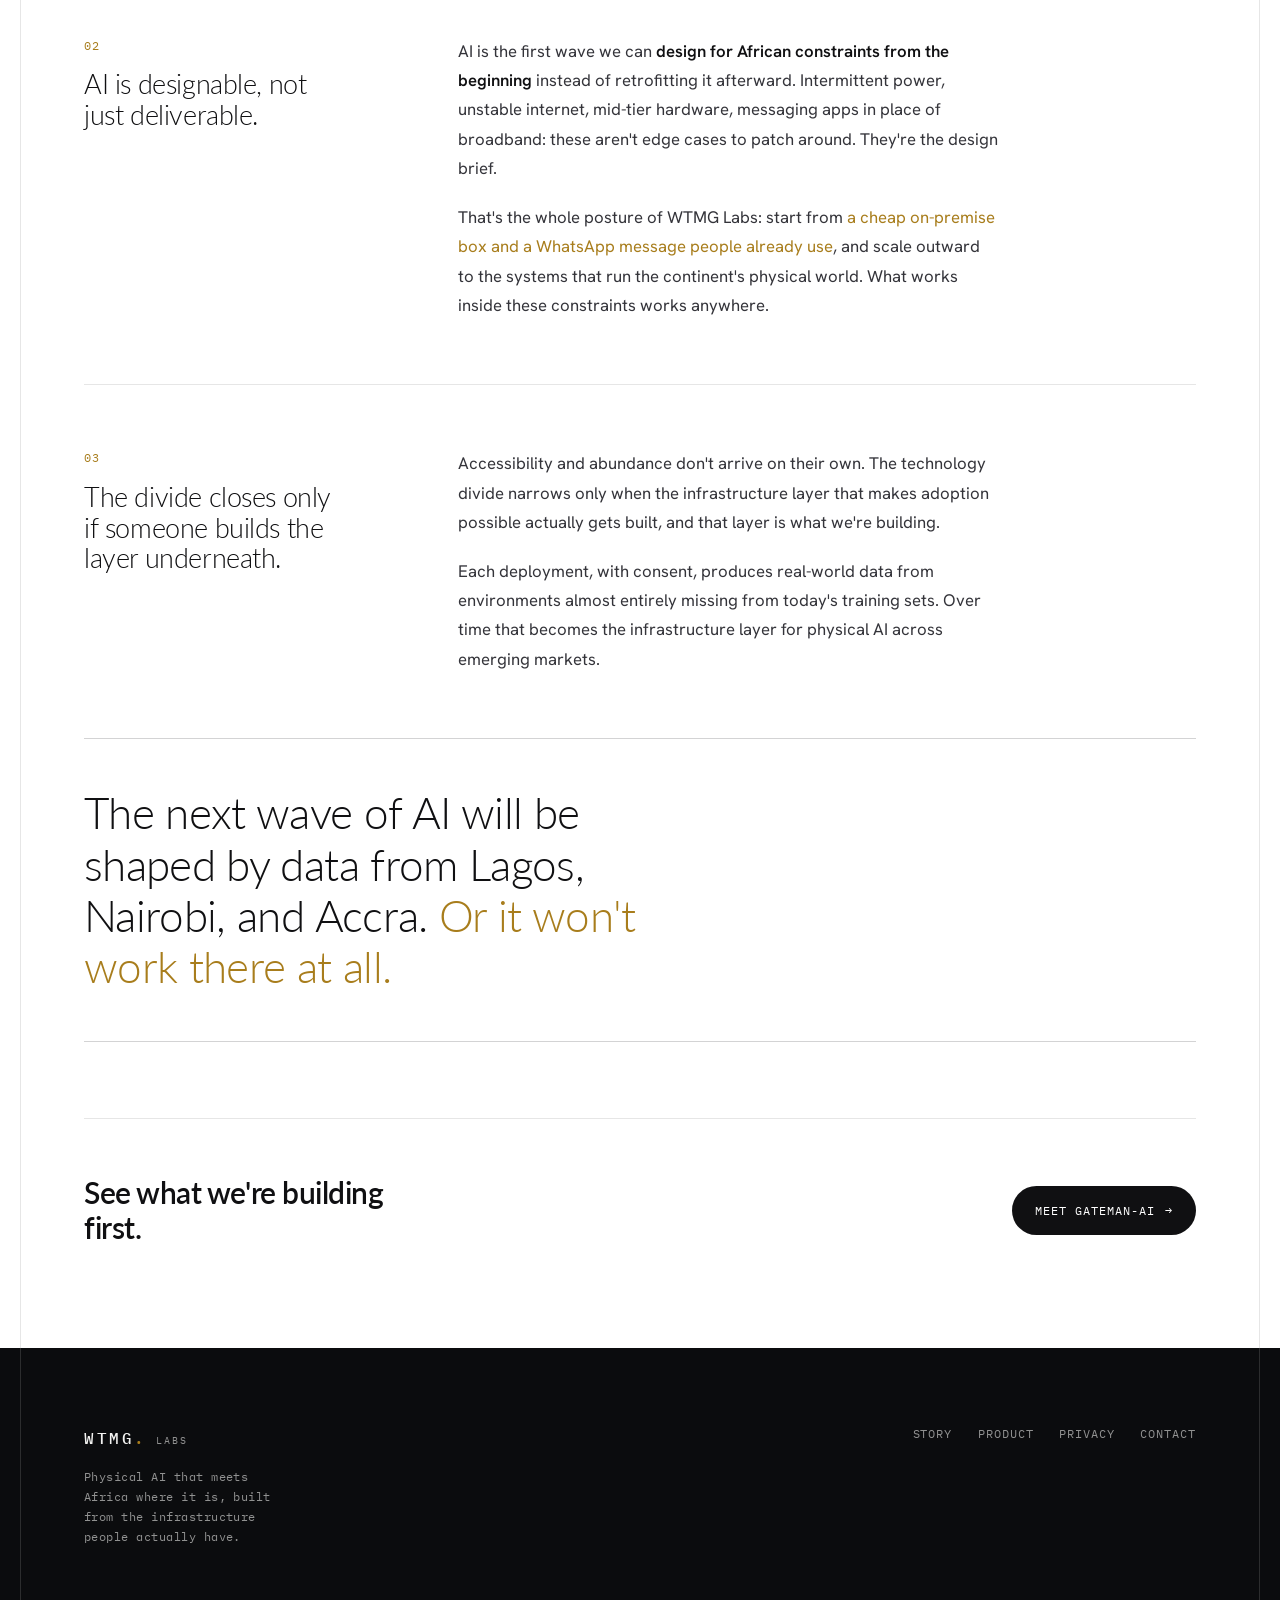
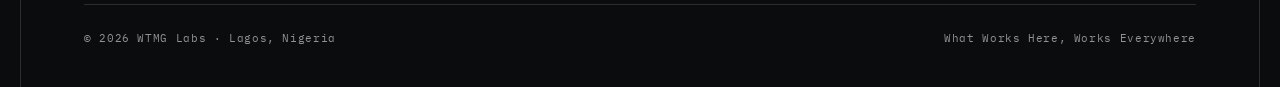
<file: thesis/index.html>
<!DOCTYPE html>
<html lang="en" data-accent="gold" data-display="sans">
<head>
  <meta charset="UTF-8" />
  <meta name="viewport" content="width=device-width, initial-scale=1.0" />
  <title>Why Now — The Thesis · WTMG Labs</title>
  <meta name="description" content="AI is the first technology wave we can design for African constraints from the start. Why WTMG Labs is building the infrastructure layer for Physical AI in the Global Majority." />
  <link rel="canonical" href="https://wtmglabs.com/thesis/" />
  <link rel="icon" type="image/svg+xml" href="data:image/svg+xml,%3Csvg xmlns='http://www.w3.org/2000/svg' viewBox='0 0 64 64'%3E%3Crect width='64' height='64' rx='12' fill='%230b0c0e'/%3E%3Ctext x='32' y='40' font-family='monospace' font-size='17' font-weight='600' letter-spacing='1' text-anchor='middle' fill='%23ffffff'%3EWTMG%3C/text%3E%3C/svg%3E" />
  <link rel="preconnect" href="https://fonts.googleapis.com" />
  <link rel="preconnect" href="https://fonts.gstatic.com" crossorigin />
  <link href="https://fonts.googleapis.com/css2?family=Hanken+Grotesk:wght@400;500;600;700;800&family=Lato:wght@300;400;700&family=IBM+Plex+Mono:wght@400;500&display=swap" rel="stylesheet" />
  <link rel="stylesheet" href="../styles.css?v=19" />
</head>
<body data-grain="on" data-motion="on">

  <!-- NAV -->
  <nav class="nav" id="nav">
    <div class="nav-inner">
      <a class="logo" href="../" aria-label="WTMG Labs home">
        <span class="mark">WTMG<span class="dot">.</span></span>
        <span class="sub">Labs</span>
      </a>
      <div class="nav-right">
        <a class="nav-link hide-sm" href="../#product">Product</a>
        <a class="nav-link hide-sm" href="../story/">Story</a>
        <a class="nav-cta" href="mailto:hello@wtmglabs.com">Contact</a>
      </div>
    </div>
  </nav>

  <main class="article wrap" id="top">
    <a class="back-link reveal" href="../"><span class="arr">←</span> Back to home</a>

    <header class="article-head">
      <span class="eyebrow reveal"><span class="idx">02</span><span class="tick"></span> Why now</span>
      <h1 class="reveal">The first wave we can build <span class="em">for Africa from the start.</span></h1>
      <p class="article-lede reveal">
        Every previous technology wave reached the continent as a hand-me-down, retrofitted
        after the fact, around assumptions that never held here. AI doesn't have to arrive that way.
      </p>
    </header>

    <div class="pull reveal">
      <blockquote>
        <span class="qmark">“</span>AI is likely to close the technology divide,<span class="qmark">”</span> offering developing countries a chance to narrow long-standing gaps through its accessibility and abundance.
      </blockquote>
      <cite>— Jensen Huang · CEO, NVIDIA</cite>
    </div>

    <section class="article-grid reveal">
      <div>
        <span class="col-num">01</span>
        <h2>We agree, with a caveat.</h2>
      </div>
      <div class="article-prose">
        <p>
          Every prior wave reached Africa assuming infrastructure that simply wasn't there.
          The web assumed broadband. Mobile software assumed app stores and the phones to run them.
          The subscription economy assumed a credit card on file.
        </p>
        <div class="assume-stack">
          <span>broadband</span>
          <span>app stores</span>
          <span>subscription cards</span>
        </div>
        <p>
          Each time, the technology was real, but the layer that would have made it usable for
          most people was missing, and nobody was paid to build it. So adoption stalled, or
          arrived a decade late and stripped of its value.
        </p>
      </div>
    </section>

    <section class="article-grid reveal">
      <div>
        <span class="col-num">02</span>
        <h2>AI is designable, not just deliverable.</h2>
      </div>
      <div class="article-prose">
        <p>
          AI is the first wave we can <strong>design for African constraints from the beginning</strong>
          instead of retrofitting it afterward. Intermittent power, unstable internet, mid-tier
          hardware, messaging apps in place of broadband: these aren't edge cases to patch around.
          They're the design brief.
        </p>
        <p>
          That's the whole posture of WTMG Labs: start from <em>a cheap on-premise box and a WhatsApp
          message people already use</em>, and scale outward to the systems that run the continent's
          physical world. What works inside these constraints works anywhere.
        </p>
      </div>
    </section>

    <section class="article-grid reveal">
      <div>
        <span class="col-num">03</span>
        <h2>The divide closes only if someone builds the layer underneath.</h2>
      </div>
      <div class="article-prose">
        <p>
          Accessibility and abundance don't arrive on their own. The technology divide narrows only
          when the infrastructure layer that makes adoption possible actually gets built, and that
          layer is what we're building.
        </p>
        <p>
          Each deployment, with consent, produces real-world data from environments almost entirely
          missing from today's training sets. Over time that becomes the infrastructure layer for
          physical AI across emerging markets.
        </p>
      </div>
    </section>

    <div class="pull reveal" style="margin-bottom:0;">
      <blockquote>
        The next wave of AI will be shaped by data from Lagos, Nairobi, and Accra. <span class="accent">Or it won't work there at all.</span>
      </blockquote>
    </div>

    <div class="article-cta reveal">
      <div class="ac-head">See what we're building first.</div>
      <a class="btn btn-primary" href="../#product">Meet Gateman-AI <span class="arr">→</span></a>
    </div>
  </main>

  <!-- FOOTER -->
  <footer class="footer">
    <div class="wrap">
      <div class="footer-grid">
        <div>
          <a class="logo" href="../">
            <span class="mark">WTMG<span class="dot">.</span></span>
            <span class="sub">Labs</span>
          </a>
          <p class="footer-tag">Physical AI that meets Africa where it is, built from the infrastructure people actually have.</p>
        </div>
        <div class="footer-links">
          <a href="../story/">Story</a>
          <a href="../#product">Product</a>
          <a href="../legal/privacy/">Privacy</a>
          <a href="mailto:hello@wtmglabs.com">Contact</a>
        </div>
      </div>
      <div class="footer-base">
        <span>© 2026 WTMG Labs · Lagos, Nigeria</span>
        <span>What Works Here, Works Everywhere</span>
      </div>
    </div>
  </footer>

  <script>
    (function () {
      var nav = document.getElementById('nav');
      var onScroll = function () { nav.setAttribute('data-scrolled', window.scrollY > 8 ? 'true' : 'false'); };
      onScroll();
      window.addEventListener('scroll', onScroll, { passive: true });
      var reduce = window.matchMedia('(prefers-reduced-motion: reduce)').matches;
      var els = document.querySelectorAll('.reveal');
      if (reduce || !('IntersectionObserver' in window)) { els.forEach(function (el) { el.classList.add('in'); }); return; }
      var io = new IntersectionObserver(function (entries) {
        entries.forEach(function (e) { if (e.isIntersecting) { e.target.classList.add('in'); io.unobserve(e.target); } });
      }, { threshold: 0.12, rootMargin: '0px 0px -8% 0px' });
      els.forEach(function (el) { io.observe(el); });
    })();
  </script>

</body>
</html>
</file>
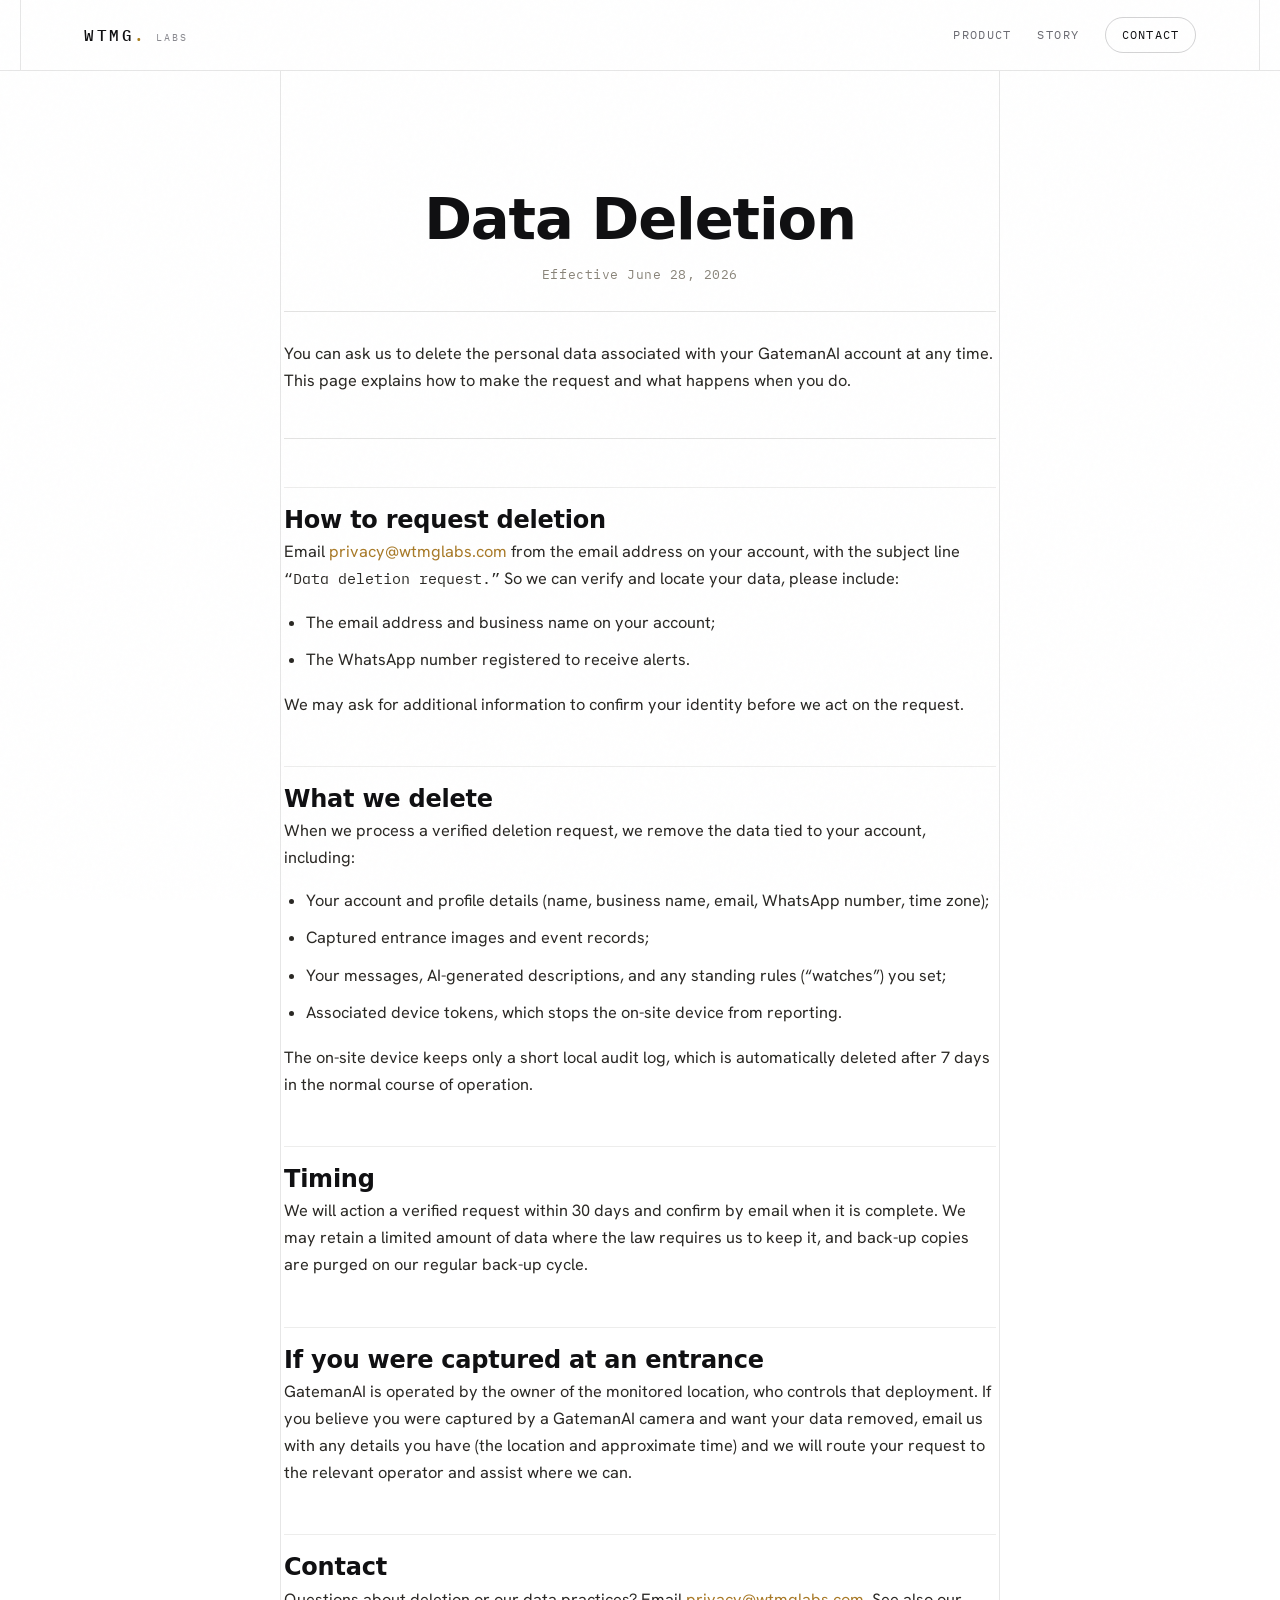
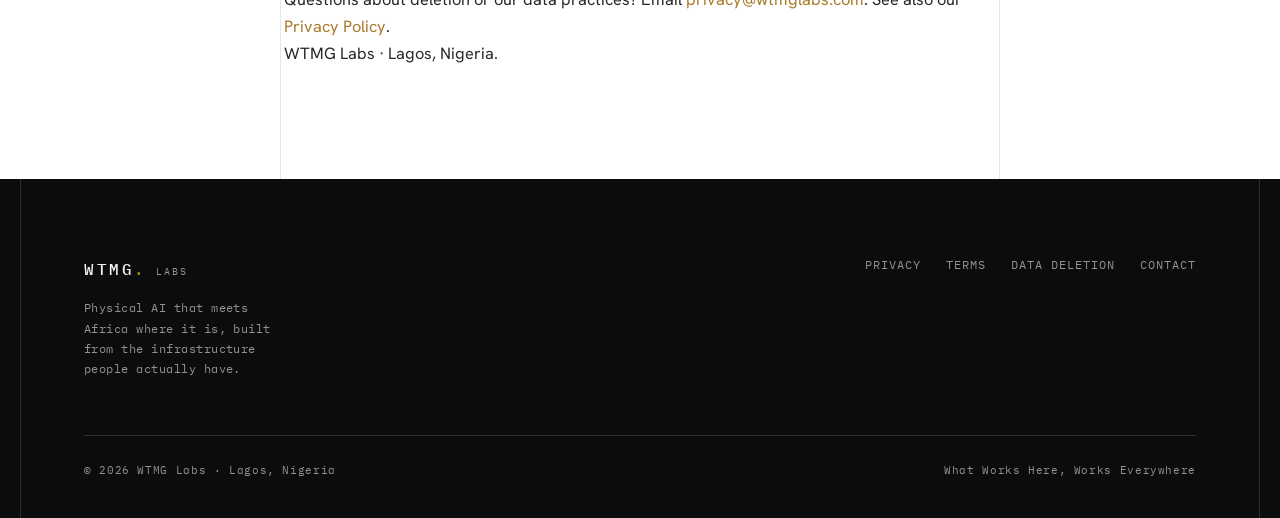
<file: legal/data-deletion/index.html>
<!DOCTYPE html>
<html lang="en" data-accent="gold" data-display="sans">
<head>
  <meta charset="UTF-8" />
  <meta name="viewport" content="width=device-width, initial-scale=1.0" />
  <title>Data Deletion · WTMG Labs</title>
  <meta name="description" content="How to request deletion of your data from GatemanAI and WTMG Labs services." />
  <link rel="canonical" href="https://wtmglabs.com/legal/data-deletion/" />
  <link rel="icon" type="image/svg+xml" href="data:image/svg+xml,%3Csvg xmlns='http://www.w3.org/2000/svg' viewBox='0 0 64 64'%3E%3Crect width='64' height='64' rx='12' fill='%230b0c0e'/%3E%3Ctext x='32' y='40' font-family='monospace' font-size='17' font-weight='600' letter-spacing='1' text-anchor='middle' fill='%23ffffff'%3EWTMG%3C/text%3E%3C/svg%3E" />
  <link rel="preconnect" href="https://fonts.googleapis.com" />
  <link rel="preconnect" href="https://fonts.gstatic.com" crossorigin />
  <link href="https://fonts.googleapis.com/css2?family=Hanken+Grotesk:wght@400;500;600;700;800&family=Instrument+Serif:ital@0;1&family=IBM+Plex+Mono:wght@400;500&display=swap" rel="stylesheet" />
  <link rel="stylesheet" href="../../styles.css" />
  <style>
    .legal { max-width: 760px; margin: 0 auto; padding: 0 24px 96px; }
    .legal-head { text-align: center; padding: 120px 0 18px; }
    .legal-head h1 { font-size: clamp(2.4rem, 6vw, 3.6rem); font-weight: 700; letter-spacing: -0.02em; margin: 0; }
    .legal-eff { font-family: 'IBM Plex Mono', monospace; font-size: 0.82rem; letter-spacing: 0.04em; color: #8A857A; margin-top: 14px; }
    .legal-intro { border-top: 1px solid rgba(27,26,23,0.12); border-bottom: 1px solid rgba(27,26,23,0.12); padding: 28px 0; margin: 8px 0 40px; }
    .legal-intro p { font-size: 1.06rem; line-height: 1.62; margin: 0; }
    .legal h2 { font-size: 1.5rem; font-weight: 700; letter-spacing: -0.01em; margin: 48px 0 6px; padding-top: 20px; border-top: 1px solid rgba(27,26,23,0.08); }
    .legal p, .legal li { font-size: 1.02rem; line-height: 1.66; color: #2A2824; }
    .legal p { margin: 0 0 16px; }
    .legal ul, .legal ol { margin: 0 0 18px; padding-left: 22px; }
    .legal li { margin-bottom: 10px; }
    .legal a { color: #A87A28; }
    .legal strong { font-weight: 600; }
    .legal .mono { font-family: 'IBM Plex Mono', monospace; font-size: 0.95rem; }
    @media (prefers-color-scheme: dark) {
      .legal p, .legal li { color: #D8D4CC; }
      .legal h2 { border-color: rgba(255,255,255,0.1); }
      .legal-intro { border-color: rgba(255,255,255,0.14); }
    }
  </style>
</head>
<body data-grain="on" data-motion="on">

  <nav class="nav" id="nav">
    <div class="nav-inner">
      <a class="logo" href="../../" aria-label="WTMG Labs home">
        <span class="mark">WTMG<span class="dot">.</span></span>
        <span class="sub">Labs</span>
      </a>
      <div class="nav-right">
        <a class="nav-link hide-sm" href="../../#product">Product</a>
        <a class="nav-link hide-sm" href="../../story/">Story</a>
        <a class="nav-cta" href="mailto:hello@wtmglabs.com">Contact</a>
      </div>
    </div>
  </nav>

  <main class="legal" id="top">

    <header class="legal-head">
      <h1>Data Deletion</h1>
      <div class="legal-eff">Effective June 28, 2026</div>
    </header>

    <div class="legal-intro">
      <p>
        You can ask us to delete the personal data associated with your GatemanAI account at any
        time. This page explains how to make the request and what happens when you do.
      </p>
    </div>

    <h2>How to request deletion</h2>
    <p>
      Email <a href="mailto:privacy@wtmglabs.com">privacy@wtmglabs.com</a> from the email
      address on your account, with the subject line <span class="mono">&ldquo;Data deletion
      request.&rdquo;</span> So we can verify and locate your data, please include:
    </p>
    <ul>
      <li>The email address and business name on your account;</li>
      <li>The WhatsApp number registered to receive alerts.</li>
    </ul>
    <p>
      We may ask for additional information to confirm your identity before we act on the request.
    </p>

    <h2>What we delete</h2>
    <p>When we process a verified deletion request, we remove the data tied to your account, including:</p>
    <ul>
      <li>Your account and profile details (name, business name, email, WhatsApp number, time zone);</li>
      <li>Captured entrance images and event records;</li>
      <li>Your messages, AI-generated descriptions, and any standing rules (&ldquo;watches&rdquo;) you set;</li>
      <li>Associated device tokens, which stops the on-site device from reporting.</li>
    </ul>
    <p>
      The on-site device keeps only a short local audit log, which is automatically deleted after
      7 days in the normal course of operation.
    </p>

    <h2>Timing</h2>
    <p>
      We will action a verified request within 30 days and confirm by email when it is complete. We
      may retain a limited amount of data where the law requires us to keep it, and back-up copies
      are purged on our regular back-up cycle.
    </p>

    <h2>If you were captured at an entrance</h2>
    <p>
      GatemanAI is operated by the owner of the monitored location, who controls that deployment. If
      you believe you were captured by a GatemanAI camera and want your data removed, email us with
      any details you have (the location and approximate time) and we will route your request to the
      relevant operator and assist where we can.
    </p>

    <h2>Contact</h2>
    <p>
      Questions about deletion or our data practices? Email
      <a href="mailto:privacy@wtmglabs.com">privacy@wtmglabs.com</a>. See also our
      <a href="../privacy/">Privacy Policy</a>.<br />
      WTMG Labs &middot; Lagos, Nigeria.
    </p>

  </main>

  <footer class="footer">
    <div class="wrap">
      <div class="footer-grid">
        <div>
          <a class="logo" href="../../">
            <span class="mark">WTMG<span class="dot">.</span></span>
            <span class="sub">Labs</span>
          </a>
          <p class="footer-tag">Physical AI that meets Africa where it is, built from the infrastructure people actually have.</p>
        </div>
        <div class="footer-links">
          <a href="../privacy/">Privacy</a>
          <a href="../terms/">Terms</a>
          <a href="../data-deletion/">Data deletion</a>
          <a href="mailto:hello@wtmglabs.com">Contact</a>
        </div>
      </div>
      <div class="footer-base">
        <span>© 2026 WTMG Labs · Lagos, Nigeria</span>
        <span>What Works Here, Works Everywhere</span>
      </div>
    </div>
  </footer>

</body>
</html>
</file>
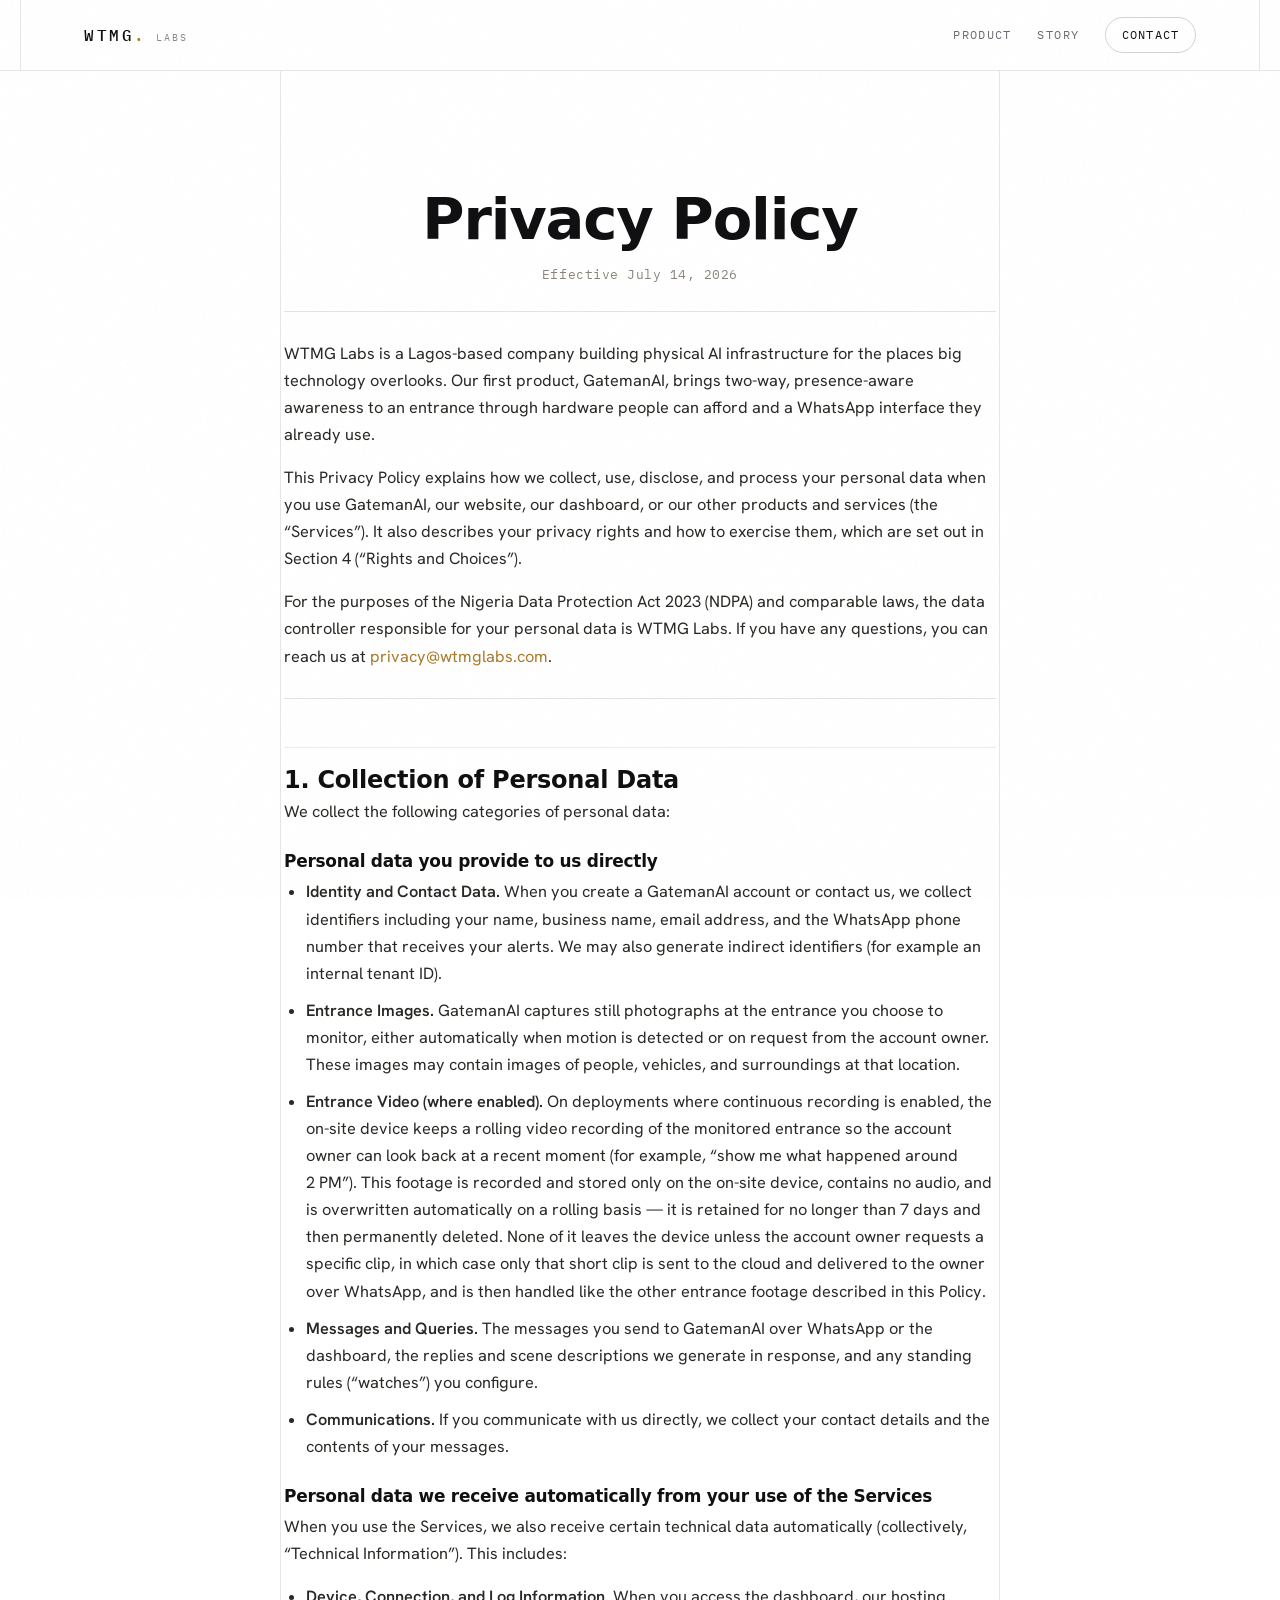
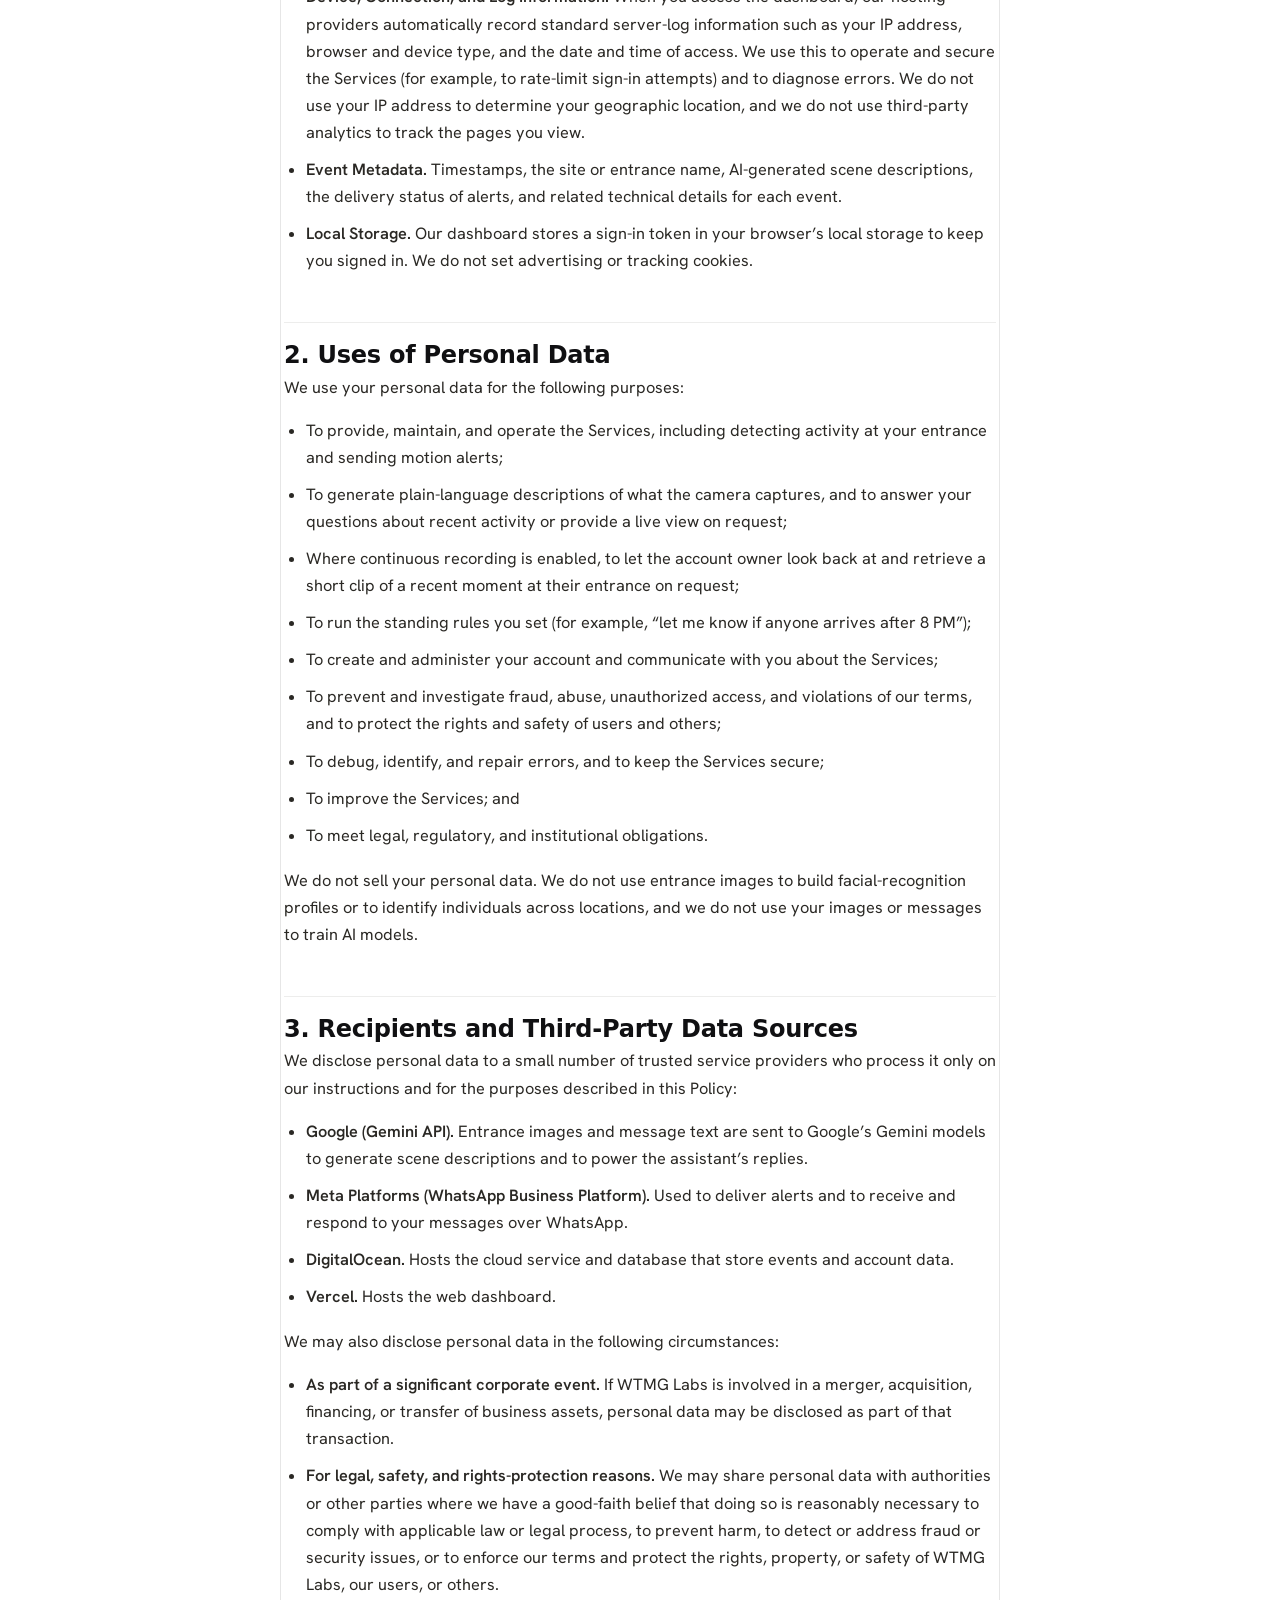
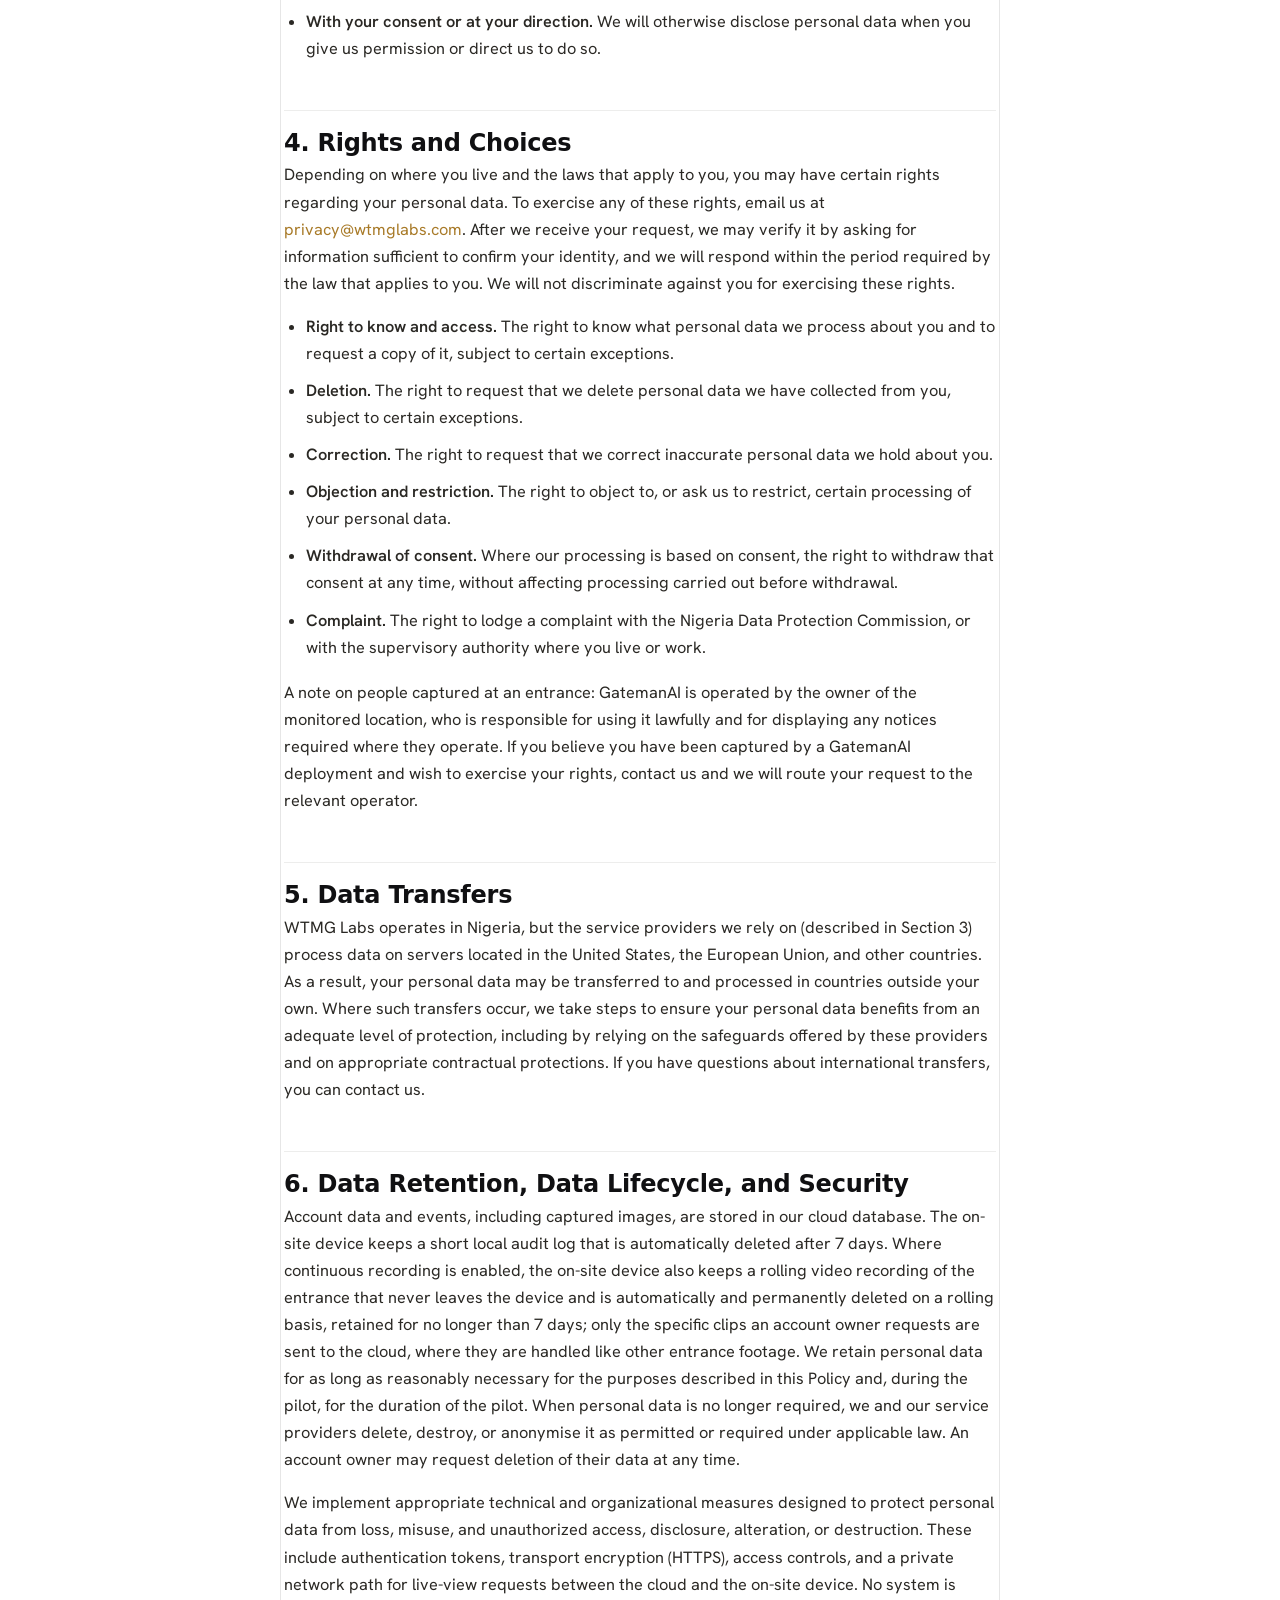
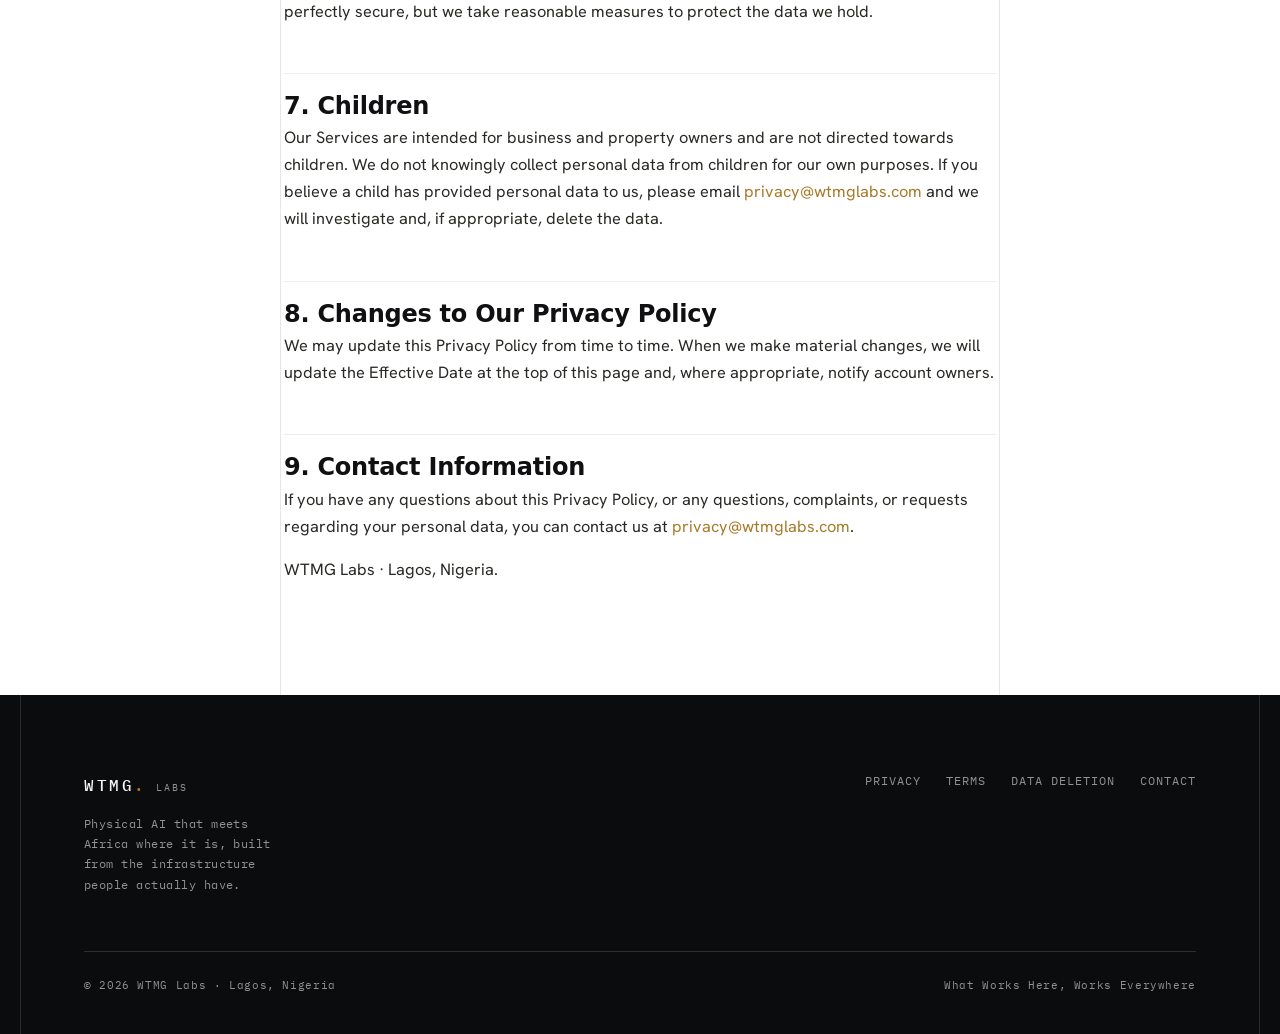
<file: legal/privacy/index.html>
<!DOCTYPE html>
<html lang="en" data-accent="gold" data-display="sans">
<head>
  <meta charset="UTF-8" />
  <meta name="viewport" content="width=device-width, initial-scale=1.0" />
  <title>Privacy Policy · WTMG Labs</title>
  <meta name="description" content="How WTMG Labs collects, uses, discloses, and processes personal data when you use GatemanAI and our other products and services." />
  <link rel="canonical" href="https://wtmglabs.com/privacy/" />
  <link rel="icon" type="image/svg+xml" href="data:image/svg+xml,%3Csvg xmlns='http://www.w3.org/2000/svg' viewBox='0 0 64 64'%3E%3Crect width='64' height='64' rx='12' fill='%230b0c0e'/%3E%3Ctext x='32' y='40' font-family='monospace' font-size='17' font-weight='600' letter-spacing='1' text-anchor='middle' fill='%23ffffff'%3EWTMG%3C/text%3E%3C/svg%3E" />
  <link rel="preconnect" href="https://fonts.googleapis.com" />
  <link rel="preconnect" href="https://fonts.gstatic.com" crossorigin />
  <link href="https://fonts.googleapis.com/css2?family=Hanken+Grotesk:wght@400;500;600;700;800&family=Instrument+Serif:ital@0;1&family=IBM+Plex+Mono:wght@400;500&display=swap" rel="stylesheet" />
  <link rel="stylesheet" href="../../styles.css" />
  <style>
    .legal { max-width: 760px; margin: 0 auto; padding: 0 24px 96px; }
    .legal-head { text-align: center; padding: 120px 0 18px; }
    .legal-head h1 { font-size: clamp(2.4rem, 6vw, 3.6rem); font-weight: 700; letter-spacing: -0.02em; margin: 0; }
    .legal-eff { font-family: 'IBM Plex Mono', monospace; font-size: 0.82rem; letter-spacing: 0.04em; color: #8A857A; margin-top: 14px; }
    .legal-intro { border-top: 1px solid rgba(27,26,23,0.12); border-bottom: 1px solid rgba(27,26,23,0.12); padding: 28px 0; margin: 8px 0 40px; }
    .legal-intro p { font-size: 1.06rem; line-height: 1.62; margin: 0 0 14px; }
    .legal-intro p:last-child { margin-bottom: 0; }
    .legal h2 { font-size: 1.5rem; font-weight: 700; letter-spacing: -0.01em; margin: 48px 0 6px; padding-top: 20px; border-top: 1px solid rgba(27,26,23,0.08); }
    .legal h3 { font-size: 1.06rem; font-weight: 700; margin: 28px 0 8px; }
    .legal p, .legal li { font-size: 1.02rem; line-height: 1.66; color: #2A2824; }
    .legal p { margin: 0 0 16px; }
    .legal ul { margin: 0 0 18px; padding-left: 22px; }
    .legal li { margin-bottom: 10px; }
    .legal a { color: #A87A28; }
    .legal strong { font-weight: 600; }
    @media (prefers-color-scheme: dark) {
      .legal p, .legal li { color: #D8D4CC; }
      .legal h2 { border-color: rgba(255,255,255,0.1); }
      .legal-intro { border-color: rgba(255,255,255,0.14); }
    }
  </style>
</head>
<body data-grain="on" data-motion="on">

  <!-- NAV -->
  <nav class="nav" id="nav">
    <div class="nav-inner">
      <a class="logo" href="../../" aria-label="WTMG Labs home">
        <span class="mark">WTMG<span class="dot">.</span></span>
        <span class="sub">Labs</span>
      </a>
      <div class="nav-right">
        <a class="nav-link hide-sm" href="../../#product">Product</a>
        <a class="nav-link hide-sm" href="../../story/">Story</a>
        <a class="nav-cta" href="mailto:hello@wtmglabs.com">Contact</a>
      </div>
    </div>
  </nav>

  <main class="legal" id="top">

    <header class="legal-head">
      <h1>Privacy Policy</h1>
      <div class="legal-eff">Effective July 14, 2026</div>
    </header>

    <div class="legal-intro">
      <p>
        WTMG Labs is a Lagos-based company building physical AI infrastructure for the places
        big technology overlooks. Our first product, GatemanAI, brings two-way, presence-aware
        awareness to an entrance through hardware people can afford and a WhatsApp interface they
        already use.
      </p>
      <p>
        This Privacy Policy explains how we collect, use, disclose, and process your personal
        data when you use GatemanAI, our website, our dashboard, or our other products and
        services (the &ldquo;Services&rdquo;). It also describes your privacy rights and how to
        exercise them, which are set out in Section 4 (&ldquo;Rights and Choices&rdquo;).
      </p>
      <p>
        For the purposes of the Nigeria Data Protection Act 2023 (NDPA) and comparable laws, the
        data controller responsible for your personal data is WTMG Labs. If you have any
        questions, you can reach us at
        <a href="mailto:privacy@wtmglabs.com">privacy@wtmglabs.com</a>.
      </p>
    </div>

    <h2>1. Collection of Personal Data</h2>
    <p>We collect the following categories of personal data:</p>

    <h3>Personal data you provide to us directly</h3>
    <ul>
      <li><strong>Identity and Contact Data.</strong> When you create a GatemanAI account or contact us, we collect identifiers including your name, business name, email address, and the WhatsApp phone number that receives your alerts. We may also generate indirect identifiers (for example an internal tenant ID).</li>
      <li><strong>Entrance Images.</strong> GatemanAI captures still photographs at the entrance you choose to monitor, either automatically when motion is detected or on request from the account owner. These images may contain images of people, vehicles, and surroundings at that location.</li>
      <li><strong>Entrance Video (where enabled).</strong> On deployments where continuous recording is enabled, the on-site device keeps a rolling video recording of the monitored entrance so the account owner can look back at a recent moment (for example, &ldquo;show me what happened around 2&nbsp;PM&rdquo;). This footage is recorded and stored only on the on-site device, contains no audio, and is overwritten automatically on a rolling basis &mdash; it is retained for no longer than 7 days and then permanently deleted. None of it leaves the device unless the account owner requests a specific clip, in which case only that short clip is sent to the cloud and delivered to the owner over WhatsApp, and is then handled like the other entrance footage described in this Policy.</li>
      <li><strong>Messages and Queries.</strong> The messages you send to GatemanAI over WhatsApp or the dashboard, the replies and scene descriptions we generate in response, and any standing rules (&ldquo;watches&rdquo;) you configure.</li>
      <li><strong>Communications.</strong> If you communicate with us directly, we collect your contact details and the contents of your messages.</li>
    </ul>

    <h3>Personal data we receive automatically from your use of the Services</h3>
    <p>When you use the Services, we also receive certain technical data automatically (collectively, &ldquo;Technical Information&rdquo;). This includes:</p>
    <ul>
      <li><strong>Device, Connection, and Log Information.</strong> When you access the dashboard, our hosting providers automatically record standard server-log information such as your IP address, browser and device type, and the date and time of access. We use this to operate and secure the Services (for example, to rate-limit sign-in attempts) and to diagnose errors. We do not use your IP address to determine your geographic location, and we do not use third-party analytics to track the pages you view.</li>
      <li><strong>Event Metadata.</strong> Timestamps, the site or entrance name, AI-generated scene descriptions, the delivery status of alerts, and related technical details for each event.</li>
      <li><strong>Local Storage.</strong> Our dashboard stores a sign-in token in your browser&rsquo;s local storage to keep you signed in. We do not set advertising or tracking cookies.</li>
    </ul>

    <h2>2. Uses of Personal Data</h2>
    <p>We use your personal data for the following purposes:</p>
    <ul>
      <li>To provide, maintain, and operate the Services, including detecting activity at your entrance and sending motion alerts;</li>
      <li>To generate plain-language descriptions of what the camera captures, and to answer your questions about recent activity or provide a live view on request;</li>
      <li>Where continuous recording is enabled, to let the account owner look back at and retrieve a short clip of a recent moment at their entrance on request;</li>
      <li>To run the standing rules you set (for example, &ldquo;let me know if anyone arrives after 8&nbsp;PM&rdquo;);</li>
      <li>To create and administer your account and communicate with you about the Services;</li>
      <li>To prevent and investigate fraud, abuse, unauthorized access, and violations of our terms, and to protect the rights and safety of users and others;</li>
      <li>To debug, identify, and repair errors, and to keep the Services secure;</li>
      <li>To improve the Services; and</li>
      <li>To meet legal, regulatory, and institutional obligations.</li>
    </ul>
    <p>
      We do not sell your personal data. We do not use entrance images to build facial-recognition
      profiles or to identify individuals across locations, and we do not use your images or
      messages to train AI models.
    </p>

    <h2>3. Recipients and Third-Party Data Sources</h2>
    <p>
      We disclose personal data to a small number of trusted service providers who process it only
      on our instructions and for the purposes described in this Policy:
    </p>
    <ul>
      <li><strong>Google (Gemini API).</strong> Entrance images and message text are sent to Google&rsquo;s Gemini models to generate scene descriptions and to power the assistant&rsquo;s replies.</li>
      <li><strong>Meta Platforms (WhatsApp Business Platform).</strong> Used to deliver alerts and to receive and respond to your messages over WhatsApp.</li>
      <li><strong>DigitalOcean.</strong> Hosts the cloud service and database that store events and account data.</li>
      <li><strong>Vercel.</strong> Hosts the web dashboard.</li>
    </ul>
    <p>We may also disclose personal data in the following circumstances:</p>
    <ul>
      <li><strong>As part of a significant corporate event.</strong> If WTMG Labs is involved in a merger, acquisition, financing, or transfer of business assets, personal data may be disclosed as part of that transaction.</li>
      <li><strong>For legal, safety, and rights-protection reasons.</strong> We may share personal data with authorities or other parties where we have a good-faith belief that doing so is reasonably necessary to comply with applicable law or legal process, to prevent harm, to detect or address fraud or security issues, or to enforce our terms and protect the rights, property, or safety of WTMG Labs, our users, or others.</li>
      <li><strong>With your consent or at your direction.</strong> We will otherwise disclose personal data when you give us permission or direct us to do so.</li>
    </ul>

    <h2>4. Rights and Choices</h2>
    <p>
      Depending on where you live and the laws that apply to you, you may have certain rights
      regarding your personal data. To exercise any of these rights, email us at
      <a href="mailto:privacy@wtmglabs.com">privacy@wtmglabs.com</a>. After we receive your
      request, we may verify it by asking for information sufficient to confirm your identity, and
      we will respond within the period required by the law that applies to you. We will not
      discriminate against you for exercising these rights.
    </p>
    <ul>
      <li><strong>Right to know and access.</strong> The right to know what personal data we process about you and to request a copy of it, subject to certain exceptions.</li>
      <li><strong>Deletion.</strong> The right to request that we delete personal data we have collected from you, subject to certain exceptions.</li>
      <li><strong>Correction.</strong> The right to request that we correct inaccurate personal data we hold about you.</li>
      <li><strong>Objection and restriction.</strong> The right to object to, or ask us to restrict, certain processing of your personal data.</li>
      <li><strong>Withdrawal of consent.</strong> Where our processing is based on consent, the right to withdraw that consent at any time, without affecting processing carried out before withdrawal.</li>
      <li><strong>Complaint.</strong> The right to lodge a complaint with the Nigeria Data Protection Commission, or with the supervisory authority where you live or work.</li>
    </ul>
    <p>
      A note on people captured at an entrance: GatemanAI is operated by the owner of the monitored
      location, who is responsible for using it lawfully and for displaying any notices required
      where they operate. If you believe you have been captured by a GatemanAI deployment and wish
      to exercise your rights, contact us and we will route your request to the relevant operator.
    </p>

    <h2>5. Data Transfers</h2>
    <p>
      WTMG Labs operates in Nigeria, but the service providers we rely on (described in Section 3)
      process data on servers located in the United States, the European Union, and other countries.
      As a result, your personal data may be transferred to and processed in countries outside your
      own. Where such transfers occur, we take steps to ensure your personal data benefits from an
      adequate level of protection, including by relying on the safeguards offered by these
      providers and on appropriate contractual protections. If you have questions about
      international transfers, you can contact us.
    </p>

    <h2>6. Data Retention, Data Lifecycle, and Security</h2>
    <p>
      Account data and events, including captured images, are stored in our cloud database. The
      on-site device keeps a short local audit log that is automatically deleted after 7 days.
      Where continuous recording is enabled, the on-site device also keeps a rolling video
      recording of the entrance that never leaves the device and is automatically and permanently
      deleted on a rolling basis, retained for no longer than 7 days; only the specific clips an
      account owner requests are sent to the cloud, where they are handled like other entrance
      footage. We retain personal data for as long as reasonably necessary for the purposes
      described in this Policy and, during the pilot, for the duration of the pilot. When personal
      data is no longer required, we and our service providers delete, destroy, or anonymise it as
      permitted or required under applicable law. An account owner may request deletion of their
      data at any time.
    </p>
    <p>
      We implement appropriate technical and organizational measures designed to protect personal
      data from loss, misuse, and unauthorized access, disclosure, alteration, or destruction.
      These include authentication tokens, transport encryption (HTTPS), access controls, and a
      private network path for live-view requests between the cloud and the on-site device. No
      system is perfectly secure, but we take reasonable measures to protect the data we hold.
    </p>

    <h2>7. Children</h2>
    <p>
      Our Services are intended for business and property owners and are not directed towards
      children. We do not knowingly collect personal data from children for our own purposes. If
      you believe a child has provided personal data to us, please email
      <a href="mailto:privacy@wtmglabs.com">privacy@wtmglabs.com</a> and we will investigate
      and, if appropriate, delete the data.
    </p>

    <h2>8. Changes to Our Privacy Policy</h2>
    <p>
      We may update this Privacy Policy from time to time. When we make material changes, we will
      update the Effective Date at the top of this page and, where appropriate, notify account
      owners.
    </p>

    <h2>9. Contact Information</h2>
    <p>
      If you have any questions about this Privacy Policy, or any questions, complaints, or requests
      regarding your personal data, you can contact us at
      <a href="mailto:privacy@wtmglabs.com">privacy@wtmglabs.com</a>.
    </p>
    <p>WTMG Labs &middot; Lagos, Nigeria.</p>

  </main>

  <!-- FOOTER -->
  <footer class="footer">
    <div class="wrap">
      <div class="footer-grid">
        <div>
          <a class="logo" href="../../">
            <span class="mark">WTMG<span class="dot">.</span></span>
            <span class="sub">Labs</span>
          </a>
          <p class="footer-tag">Physical AI that meets Africa where it is, built from the infrastructure people actually have.</p>
        </div>
        <div class="footer-links">
          <a href="../privacy/">Privacy</a>
          <a href="../terms/">Terms</a>
          <a href="../data-deletion/">Data deletion</a>
          <a href="mailto:hello@wtmglabs.com">Contact</a>
        </div>
      </div>
      <div class="footer-base">
        <span>© 2026 WTMG Labs · Lagos, Nigeria</span>
        <span>What Works Here, Works Everywhere</span>
      </div>
    </div>
  </footer>

</body>
</html>
</file>
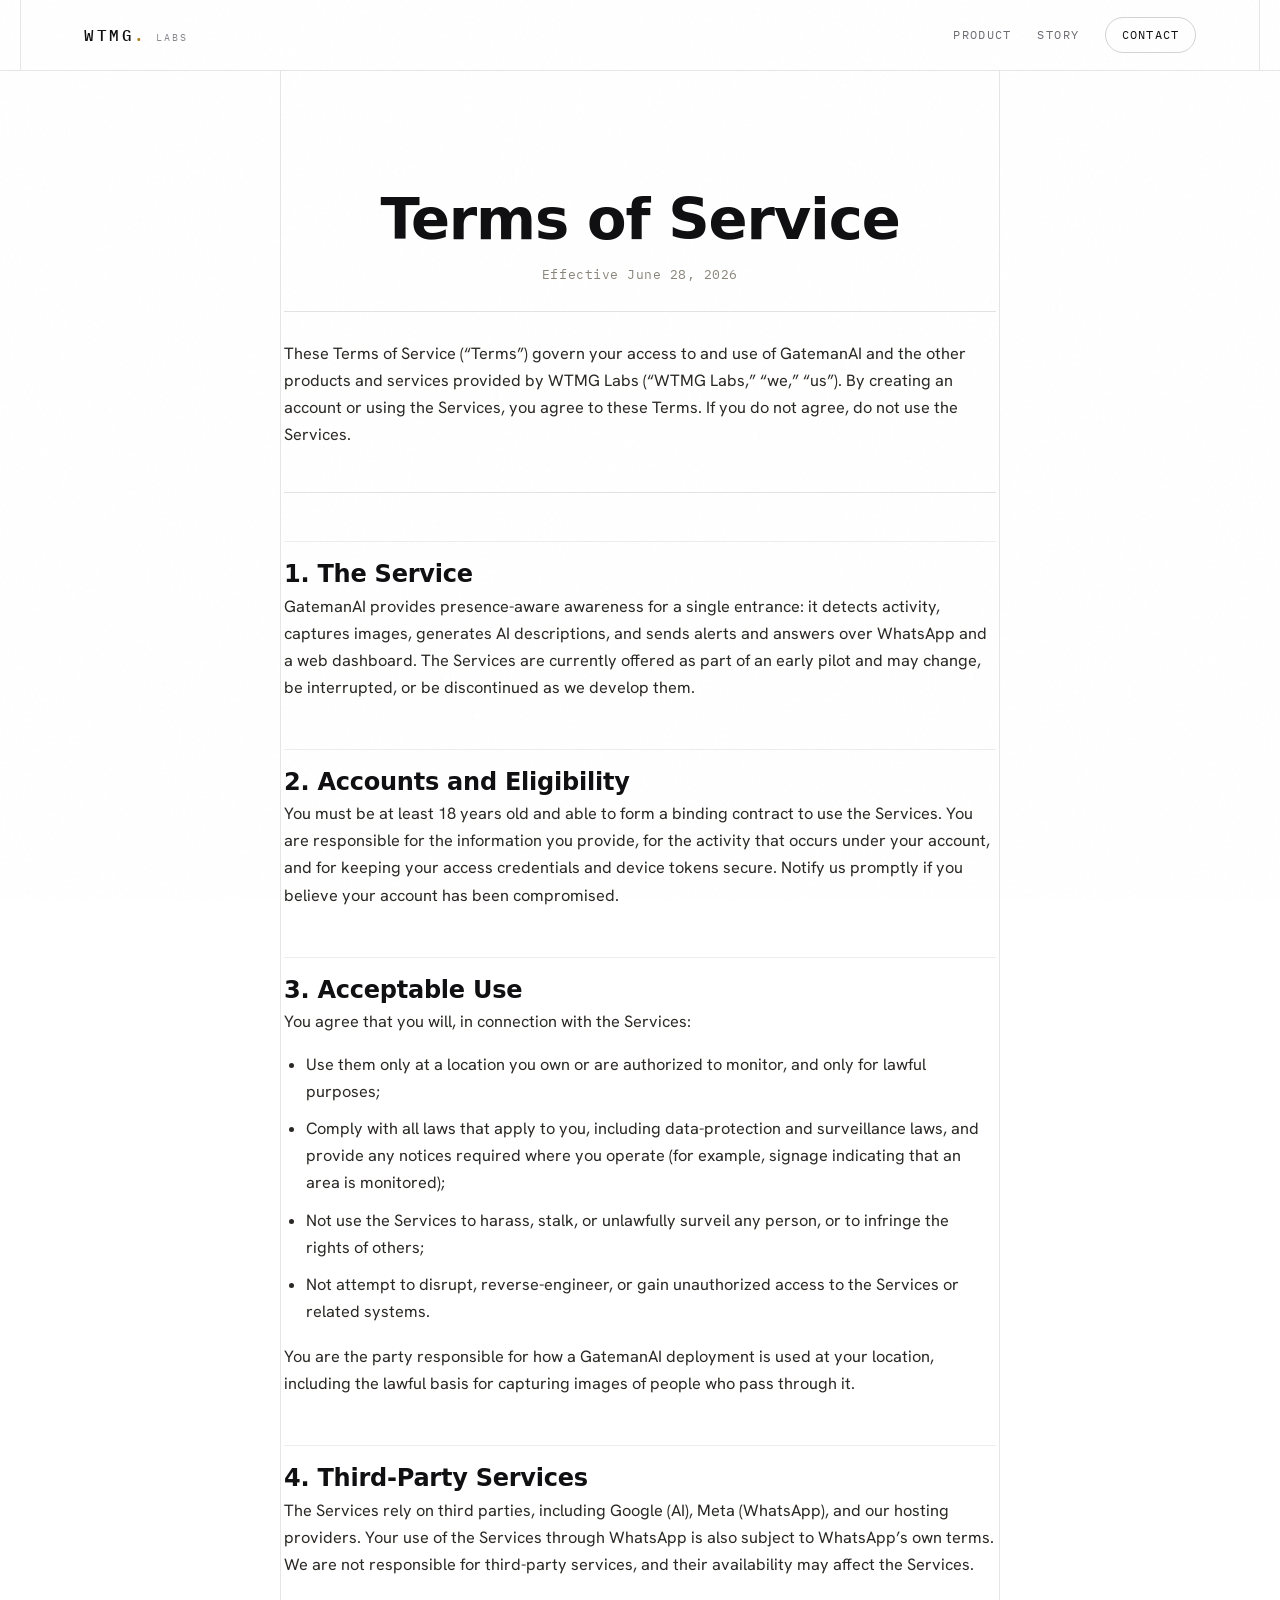
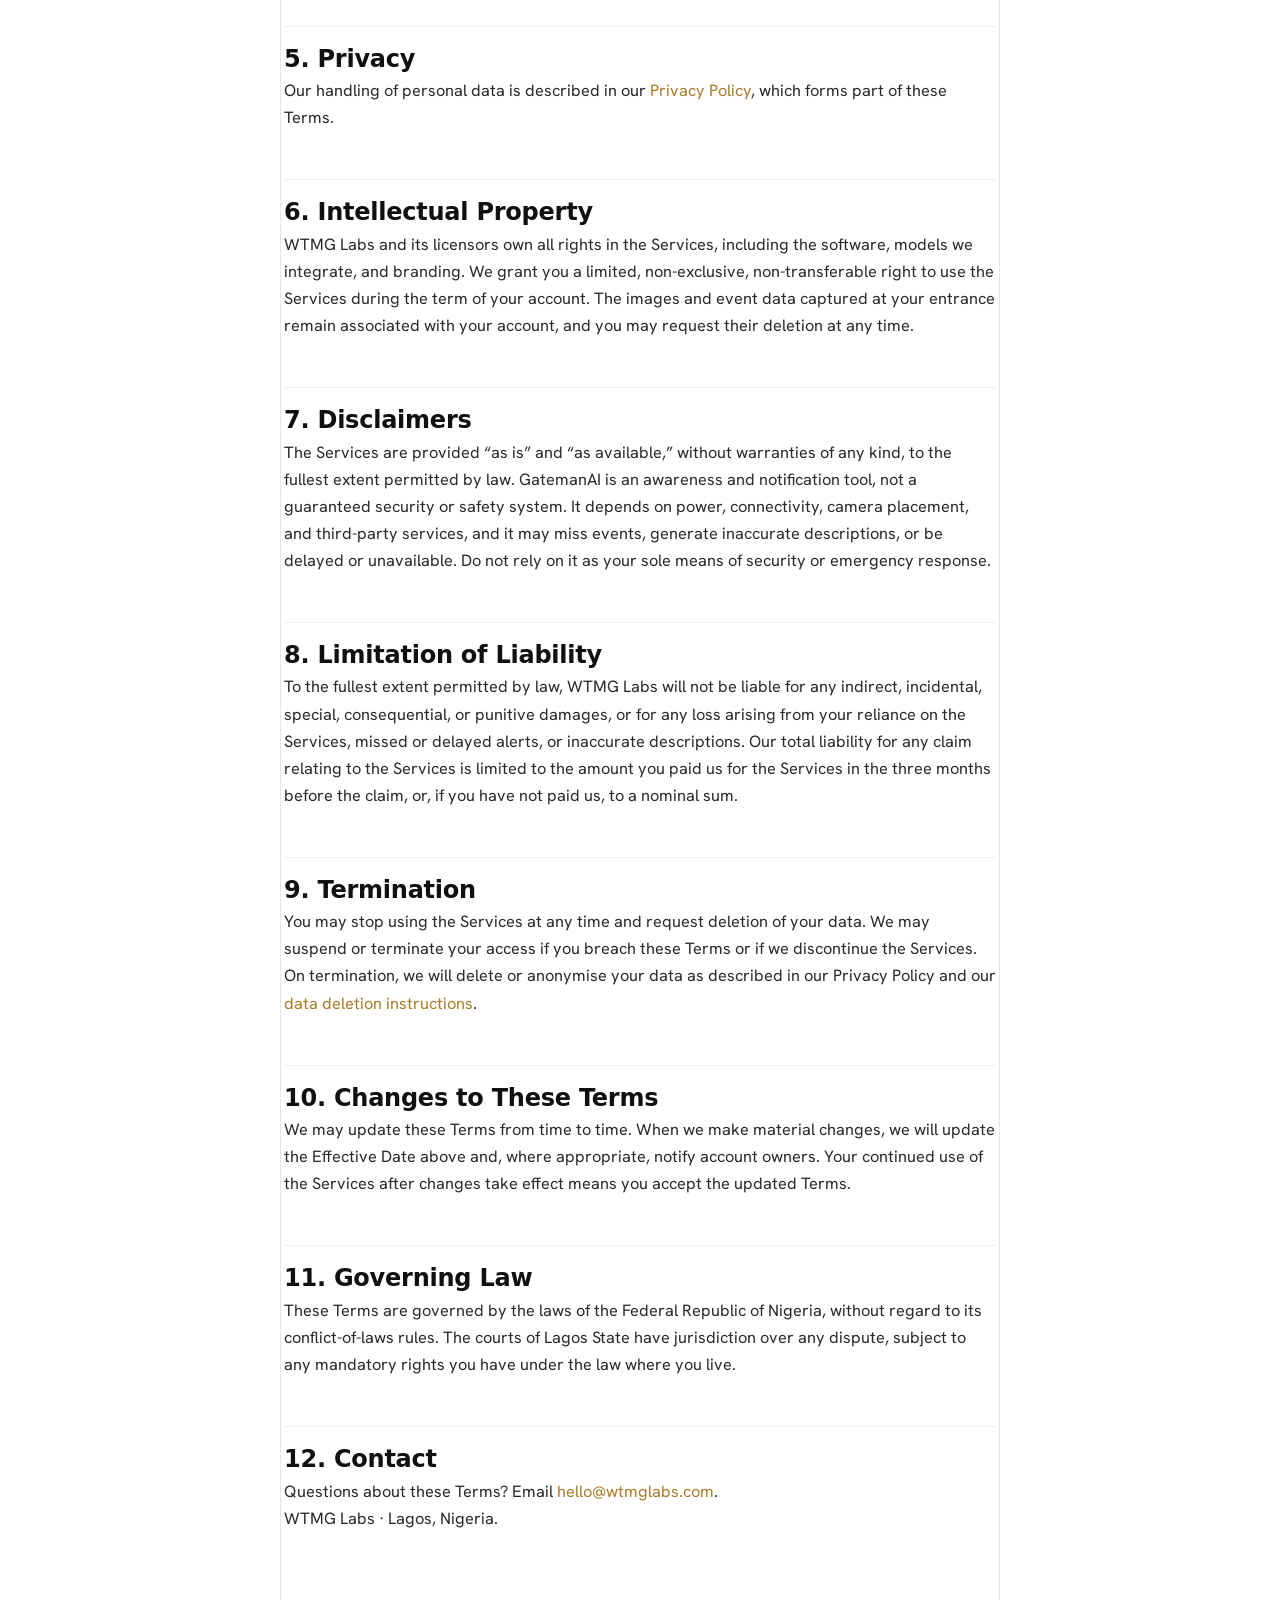
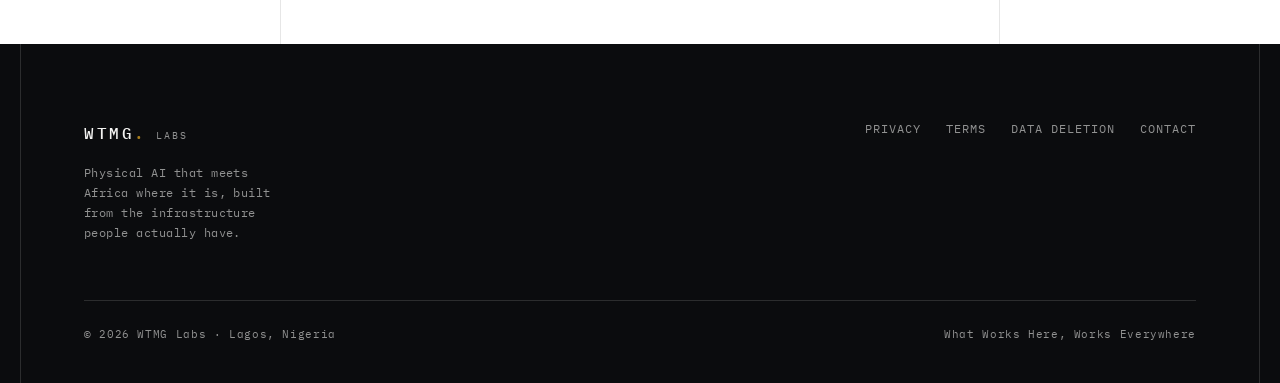
<file: legal/terms/index.html>
<!DOCTYPE html>
<html lang="en" data-accent="gold" data-display="sans">
<head>
  <meta charset="UTF-8" />
  <meta name="viewport" content="width=device-width, initial-scale=1.0" />
  <title>Terms of Service · WTMG Labs</title>
  <meta name="description" content="The terms that govern your use of GatemanAI and WTMG Labs services." />
  <link rel="canonical" href="https://wtmglabs.com/legal/terms/" />
  <link rel="icon" type="image/svg+xml" href="data:image/svg+xml,%3Csvg xmlns='http://www.w3.org/2000/svg' viewBox='0 0 64 64'%3E%3Crect width='64' height='64' rx='12' fill='%230b0c0e'/%3E%3Ctext x='32' y='40' font-family='monospace' font-size='17' font-weight='600' letter-spacing='1' text-anchor='middle' fill='%23ffffff'%3EWTMG%3C/text%3E%3C/svg%3E" />
  <link rel="preconnect" href="https://fonts.googleapis.com" />
  <link rel="preconnect" href="https://fonts.gstatic.com" crossorigin />
  <link href="https://fonts.googleapis.com/css2?family=Hanken+Grotesk:wght@400;500;600;700;800&family=Instrument+Serif:ital@0;1&family=IBM+Plex+Mono:wght@400;500&display=swap" rel="stylesheet" />
  <link rel="stylesheet" href="../../styles.css" />
  <style>
    .legal { max-width: 760px; margin: 0 auto; padding: 0 24px 96px; }
    .legal-head { text-align: center; padding: 120px 0 18px; }
    .legal-head h1 { font-size: clamp(2.4rem, 6vw, 3.6rem); font-weight: 700; letter-spacing: -0.02em; margin: 0; }
    .legal-eff { font-family: 'IBM Plex Mono', monospace; font-size: 0.82rem; letter-spacing: 0.04em; color: #8A857A; margin-top: 14px; }
    .legal-intro { border-top: 1px solid rgba(27,26,23,0.12); border-bottom: 1px solid rgba(27,26,23,0.12); padding: 28px 0; margin: 8px 0 40px; }
    .legal-intro p { font-size: 1.06rem; line-height: 1.62; margin: 0; }
    .legal h2 { font-size: 1.5rem; font-weight: 700; letter-spacing: -0.01em; margin: 48px 0 6px; padding-top: 20px; border-top: 1px solid rgba(27,26,23,0.08); }
    .legal p, .legal li { font-size: 1.02rem; line-height: 1.66; color: #2A2824; }
    .legal p { margin: 0 0 16px; }
    .legal ul { margin: 0 0 18px; padding-left: 22px; }
    .legal li { margin-bottom: 10px; }
    .legal a { color: #A87A28; }
    .legal strong { font-weight: 600; }
    @media (prefers-color-scheme: dark) {
      .legal p, .legal li { color: #D8D4CC; }
      .legal h2 { border-color: rgba(255,255,255,0.1); }
      .legal-intro { border-color: rgba(255,255,255,0.14); }
    }
  </style>
</head>
<body data-grain="on" data-motion="on">

  <nav class="nav" id="nav">
    <div class="nav-inner">
      <a class="logo" href="../../" aria-label="WTMG Labs home">
        <span class="mark">WTMG<span class="dot">.</span></span>
        <span class="sub">Labs</span>
      </a>
      <div class="nav-right">
        <a class="nav-link hide-sm" href="../../#product">Product</a>
        <a class="nav-link hide-sm" href="../../story/">Story</a>
        <a class="nav-cta" href="mailto:hello@wtmglabs.com">Contact</a>
      </div>
    </div>
  </nav>

  <main class="legal" id="top">

    <header class="legal-head">
      <h1>Terms of Service</h1>
      <div class="legal-eff">Effective June 28, 2026</div>
    </header>

    <div class="legal-intro">
      <p>
        These Terms of Service (&ldquo;Terms&rdquo;) govern your access to and use of GatemanAI and
        the other products and services provided by WTMG Labs (&ldquo;WTMG Labs,&rdquo;
        &ldquo;we,&rdquo; &ldquo;us&rdquo;). By creating an account or using the Services, you agree
        to these Terms. If you do not agree, do not use the Services.
      </p>
    </div>

    <h2>1. The Service</h2>
    <p>
      GatemanAI provides presence-aware awareness for a single entrance: it detects activity,
      captures images, generates AI descriptions, and sends alerts and answers over WhatsApp and a
      web dashboard. The Services are currently offered as part of an early pilot and may change,
      be interrupted, or be discontinued as we develop them.
    </p>

    <h2>2. Accounts and Eligibility</h2>
    <p>
      You must be at least 18 years old and able to form a binding contract to use the Services. You
      are responsible for the information you provide, for the activity that occurs under your
      account, and for keeping your access credentials and device tokens secure. Notify us promptly
      if you believe your account has been compromised.
    </p>

    <h2>3. Acceptable Use</h2>
    <p>You agree that you will, in connection with the Services:</p>
    <ul>
      <li>Use them only at a location you own or are authorized to monitor, and only for lawful purposes;</li>
      <li>Comply with all laws that apply to you, including data-protection and surveillance laws, and provide any notices required where you operate (for example, signage indicating that an area is monitored);</li>
      <li>Not use the Services to harass, stalk, or unlawfully surveil any person, or to infringe the rights of others;</li>
      <li>Not attempt to disrupt, reverse-engineer, or gain unauthorized access to the Services or related systems.</li>
    </ul>
    <p>
      You are the party responsible for how a GatemanAI deployment is used at your location,
      including the lawful basis for capturing images of people who pass through it.
    </p>

    <h2>4. Third-Party Services</h2>
    <p>
      The Services rely on third parties, including Google (AI), Meta (WhatsApp), and our hosting
      providers. Your use of the Services through WhatsApp is also subject to WhatsApp&rsquo;s own
      terms. We are not responsible for third-party services, and their availability may affect the
      Services.
    </p>

    <h2>5. Privacy</h2>
    <p>
      Our handling of personal data is described in our
      <a href="../privacy/">Privacy Policy</a>, which forms part of these Terms.
    </p>

    <h2>6. Intellectual Property</h2>
    <p>
      WTMG Labs and its licensors own all rights in the Services, including the software, models we
      integrate, and branding. We grant you a limited, non-exclusive, non-transferable right to use
      the Services during the term of your account. The images and event data captured at your
      entrance remain associated with your account, and you may request their deletion at any time.
    </p>

    <h2>7. Disclaimers</h2>
    <p>
      The Services are provided &ldquo;as is&rdquo; and &ldquo;as available,&rdquo; without
      warranties of any kind, to the fullest extent permitted by law. GatemanAI is an awareness and
      notification tool, not a guaranteed security or safety system. It depends on power,
      connectivity, camera placement, and third-party services, and it may miss events, generate
      inaccurate descriptions, or be delayed or unavailable. Do not rely on it as your sole means of
      security or emergency response.
    </p>

    <h2>8. Limitation of Liability</h2>
    <p>
      To the fullest extent permitted by law, WTMG Labs will not be liable for any indirect,
      incidental, special, consequential, or punitive damages, or for any loss arising from your
      reliance on the Services, missed or delayed alerts, or inaccurate descriptions. Our total
      liability for any claim relating to the Services is limited to the amount you paid us for the
      Services in the three months before the claim, or, if you have not paid us, to a nominal sum.
    </p>

    <h2>9. Termination</h2>
    <p>
      You may stop using the Services at any time and request deletion of your data. We may suspend
      or terminate your access if you breach these Terms or if we discontinue the Services. On
      termination, we will delete or anonymise your data as described in our Privacy Policy and our
      <a href="../data-deletion/">data deletion instructions</a>.
    </p>

    <h2>10. Changes to These Terms</h2>
    <p>
      We may update these Terms from time to time. When we make material changes, we will update the
      Effective Date above and, where appropriate, notify account owners. Your continued use of the
      Services after changes take effect means you accept the updated Terms.
    </p>

    <h2>11. Governing Law</h2>
    <p>
      These Terms are governed by the laws of the Federal Republic of Nigeria, without regard to its
      conflict-of-laws rules. The courts of Lagos State have jurisdiction over any dispute, subject
      to any mandatory rights you have under the law where you live.
    </p>

    <h2>12. Contact</h2>
    <p>
      Questions about these Terms? Email
      <a href="mailto:hello@wtmglabs.com">hello@wtmglabs.com</a>.<br />
      WTMG Labs &middot; Lagos, Nigeria.
    </p>

  </main>

  <footer class="footer">
    <div class="wrap">
      <div class="footer-grid">
        <div>
          <a class="logo" href="../../">
            <span class="mark">WTMG<span class="dot">.</span></span>
            <span class="sub">Labs</span>
          </a>
          <p class="footer-tag">Physical AI that meets Africa where it is, built from the infrastructure people actually have.</p>
        </div>
        <div class="footer-links">
          <a href="../privacy/">Privacy</a>
          <a href="../terms/">Terms</a>
          <a href="../data-deletion/">Data deletion</a>
          <a href="mailto:hello@wtmglabs.com">Contact</a>
        </div>
      </div>
      <div class="footer-base">
        <span>© 2026 WTMG Labs · Lagos, Nigeria</span>
        <span>What Works Here, Works Everywhere</span>
      </div>
    </div>
  </footer>

</body>
</html>
</file>
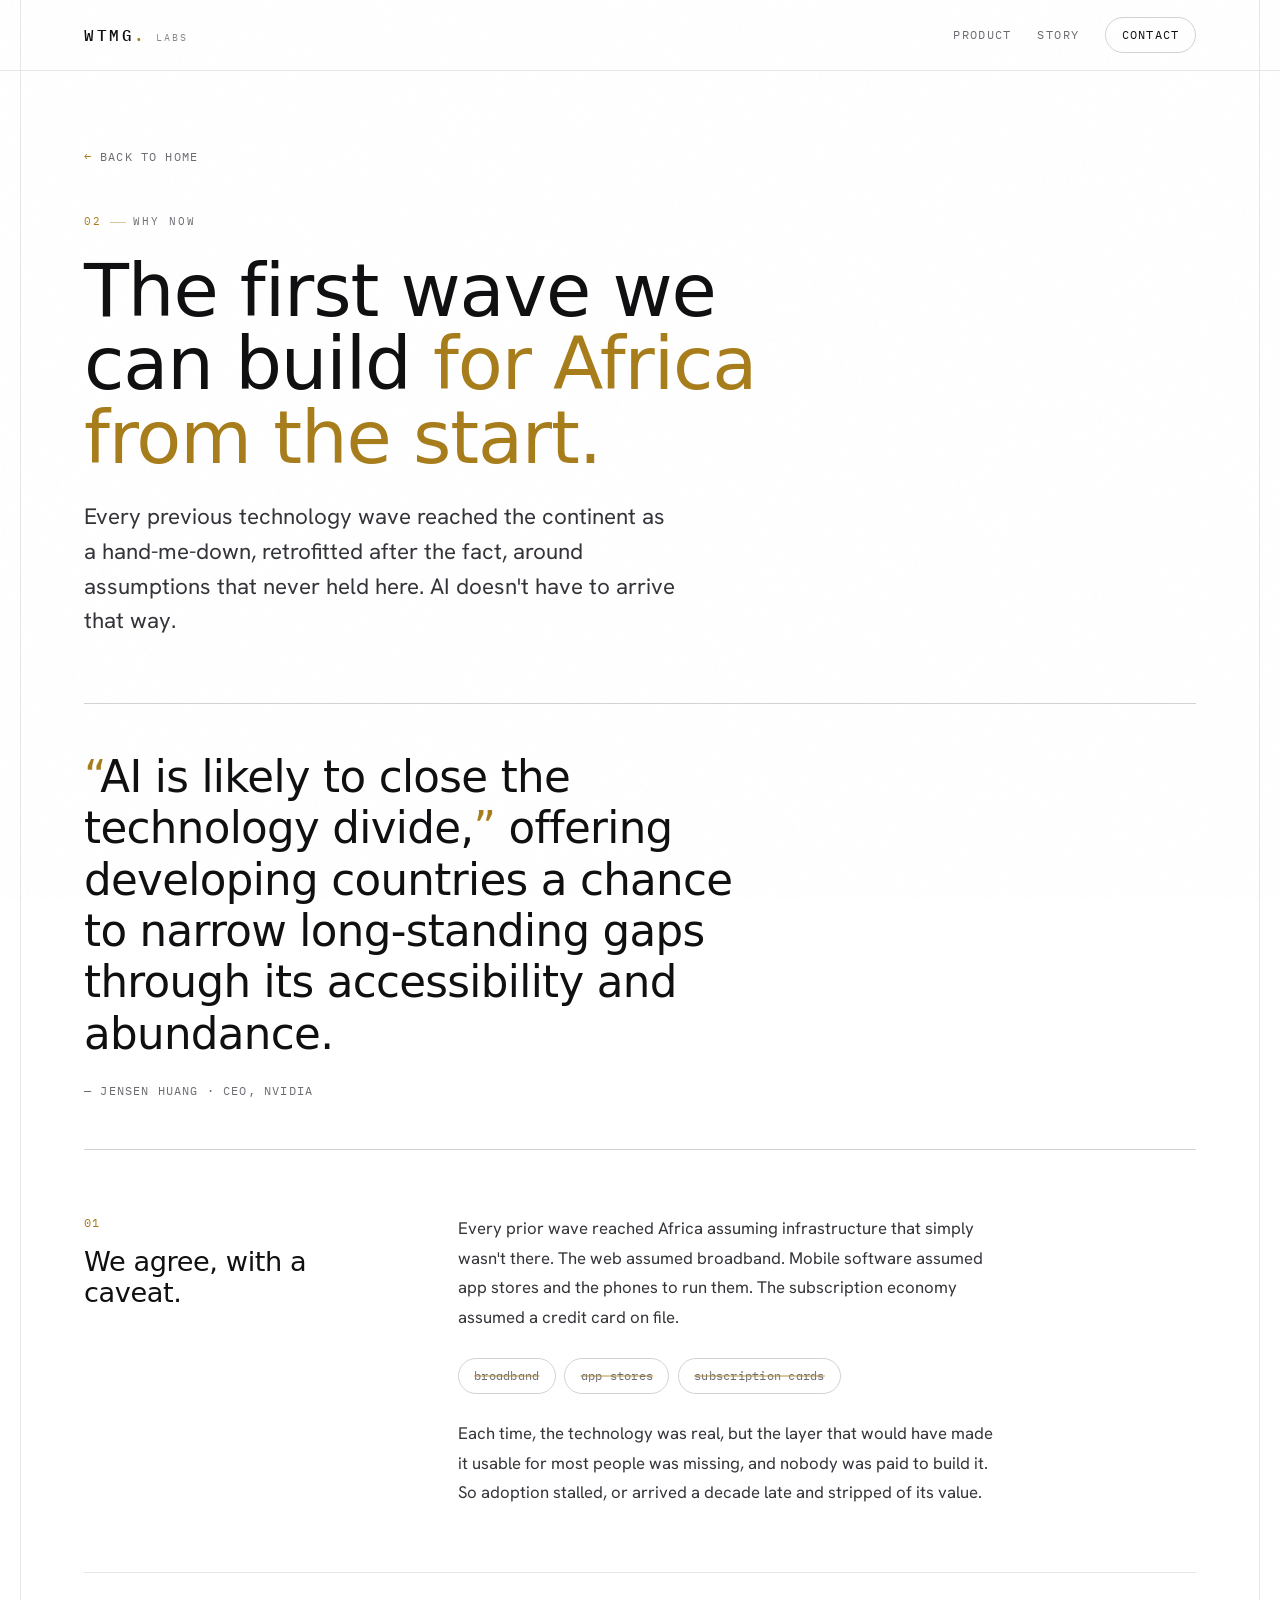
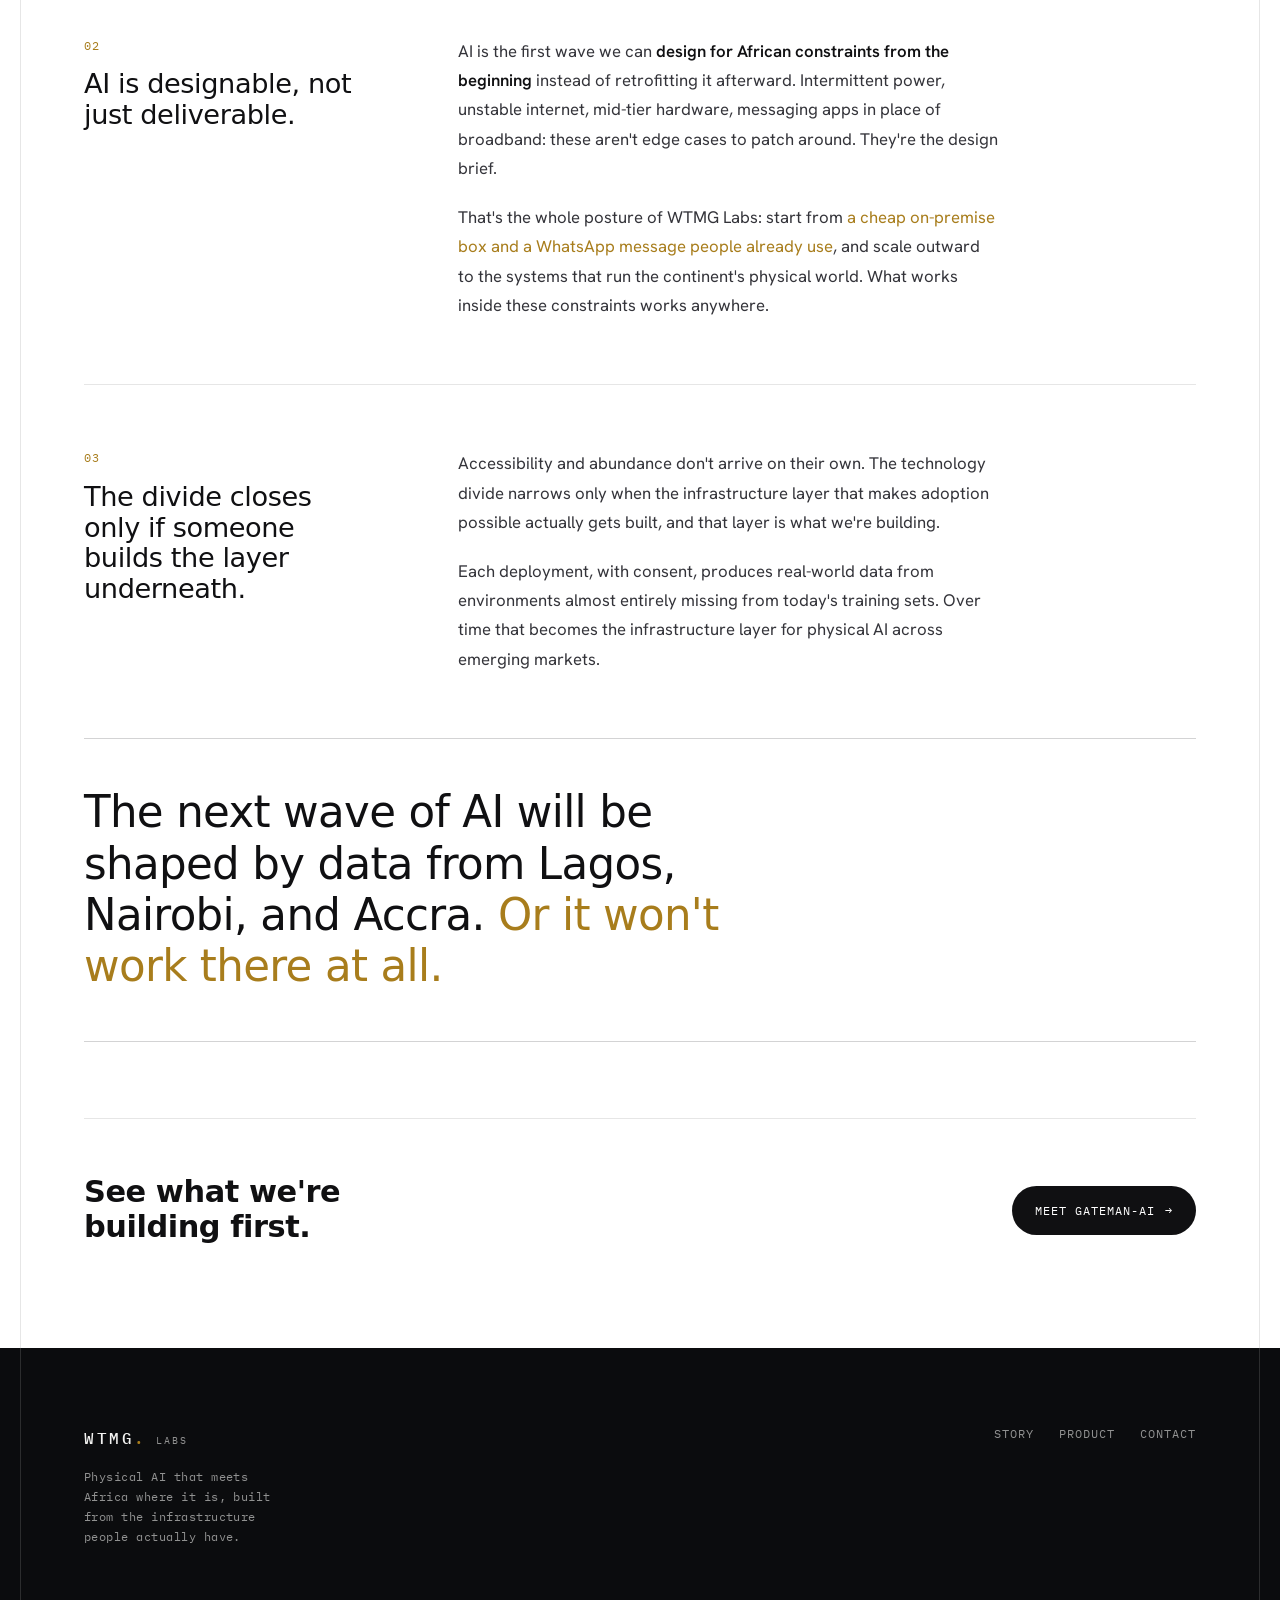
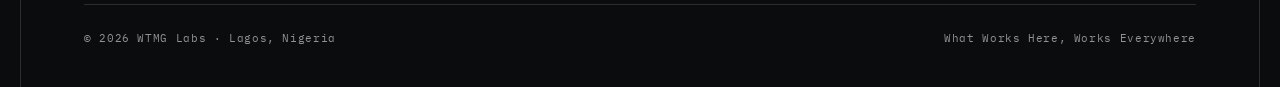
<file: thesis.html>
<!DOCTYPE html>
<html lang="en" data-accent="gold" data-display="sans">
<head>
  <meta charset="UTF-8" />
  <meta name="viewport" content="width=device-width, initial-scale=1.0" />
  <title>Why Now — The Thesis · WTMG Labs</title>
  <meta name="description" content="AI is the first technology wave we can design for African constraints from the start. Why WTMG Labs is building the infrastructure layer for Physical AI in the Global Majority." />
  <link rel="icon" type="image/svg+xml" href="data:image/svg+xml,%3Csvg xmlns='http://www.w3.org/2000/svg' viewBox='0 0 64 64'%3E%3Crect width='64' height='64' rx='12' fill='%230b0c0e'/%3E%3Ctext x='32' y='40' font-family='monospace' font-size='17' font-weight='600' letter-spacing='1' text-anchor='middle' fill='%23ffffff'%3EWTMG%3C/text%3E%3C/svg%3E" />
  <link rel="preconnect" href="https://fonts.googleapis.com" />
  <link rel="preconnect" href="https://fonts.gstatic.com" crossorigin />
  <link href="https://fonts.googleapis.com/css2?family=Hanken+Grotesk:wght@400;500;600;700;800&family=Instrument+Serif:ital@0;1&family=IBM+Plex+Mono:wght@400;500&display=swap" rel="stylesheet" />
  <link rel="stylesheet" href="styles.css" />
</head>
<body data-grain="on" data-motion="on">

  <!-- NAV -->
  <nav class="nav" id="nav">
    <div class="nav-inner">
      <a class="logo" href="index.html" aria-label="WTMG Labs home">
        <span class="mark">WTMG<span class="dot">.</span></span>
        <span class="sub">Labs</span>
      </a>
      <div class="nav-right">
        <a class="nav-link hide-sm" href="index.html#product">Product</a>
        <a class="nav-link hide-sm" href="story.html">Story</a>
        <a class="nav-cta" href="mailto:aaademiluyi99@gmail.com">Contact</a>
      </div>
    </div>
  </nav>

  <main class="article wrap" id="top">
    <a class="back-link reveal" href="index.html"><span class="arr">←</span> Back to home</a>

    <header class="article-head">
      <span class="eyebrow reveal"><span class="idx">02</span><span class="tick"></span> Why now</span>
      <h1 class="reveal">The first wave we can build <span class="em">for Africa from the start.</span></h1>
      <p class="article-lede reveal">
        Every previous technology wave reached the continent as a hand-me-down, retrofitted
        after the fact, around assumptions that never held here. AI doesn't have to arrive that way.
      </p>
    </header>

    <div class="pull reveal">
      <blockquote>
        <span class="qmark">“</span>AI is likely to close the technology divide,<span class="qmark">”</span> offering developing countries a chance to narrow long-standing gaps through its accessibility and abundance.
      </blockquote>
      <cite>— Jensen Huang · CEO, NVIDIA</cite>
    </div>

    <section class="article-grid reveal">
      <div>
        <span class="col-num">01</span>
        <h2>We agree, with a caveat.</h2>
      </div>
      <div class="article-prose">
        <p>
          Every prior wave reached Africa assuming infrastructure that simply wasn't there.
          The web assumed broadband. Mobile software assumed app stores and the phones to run them.
          The subscription economy assumed a credit card on file.
        </p>
        <div class="assume-stack">
          <span>broadband</span>
          <span>app stores</span>
          <span>subscription cards</span>
        </div>
        <p>
          Each time, the technology was real, but the layer that would have made it usable for
          most people was missing, and nobody was paid to build it. So adoption stalled, or
          arrived a decade late and stripped of its value.
        </p>
      </div>
    </section>

    <section class="article-grid reveal">
      <div>
        <span class="col-num">02</span>
        <h2>AI is designable, not just deliverable.</h2>
      </div>
      <div class="article-prose">
        <p>
          AI is the first wave we can <strong>design for African constraints from the beginning</strong>
          instead of retrofitting it afterward. Intermittent power, unstable internet, mid-tier
          hardware, messaging apps in place of broadband: these aren't edge cases to patch around.
          They're the design brief.
        </p>
        <p>
          That's the whole posture of WTMG Labs: start from <em>a cheap on-premise box and a WhatsApp
          message people already use</em>, and scale outward to the systems that run the continent's
          physical world. What works inside these constraints works anywhere.
        </p>
      </div>
    </section>

    <section class="article-grid reveal">
      <div>
        <span class="col-num">03</span>
        <h2>The divide closes only if someone builds the layer underneath.</h2>
      </div>
      <div class="article-prose">
        <p>
          Accessibility and abundance don't arrive on their own. The technology divide narrows only
          when the infrastructure layer that makes adoption possible actually gets built, and that
          layer is what we're building.
        </p>
        <p>
          Each deployment, with consent, produces real-world data from environments almost entirely
          missing from today's training sets. Over time that becomes the infrastructure layer for
          physical AI across emerging markets.
        </p>
      </div>
    </section>

    <div class="pull reveal" style="margin-bottom:0;">
      <blockquote>
        The next wave of AI will be shaped by data from Lagos, Nairobi, and Accra. <span class="accent">Or it won't work there at all.</span>
      </blockquote>
    </div>

    <div class="article-cta reveal">
      <div class="ac-head">See what we're building first.</div>
      <a class="btn btn-primary" href="index.html#product">Meet Gateman-AI <span class="arr">→</span></a>
    </div>
  </main>

  <!-- FOOTER -->
  <footer class="footer">
    <div class="wrap">
      <div class="footer-grid">
        <div>
          <a class="logo" href="index.html">
            <span class="mark">WTMG<span class="dot">.</span></span>
            <span class="sub">Labs</span>
          </a>
          <p class="footer-tag">Physical AI that meets Africa where it is, built from the infrastructure people actually have.</p>
        </div>
        <div class="footer-links">
          <a href="story.html">Story</a>
          <a href="index.html#product">Product</a>
          <a href="mailto:aaademiluyi99@gmail.com">Contact</a>
        </div>
      </div>
      <div class="footer-base">
        <span>© 2026 WTMG Labs · Lagos, Nigeria</span>
        <span>What Works Here, Works Everywhere</span>
      </div>
    </div>
  </footer>

  <script>
    (function () {
      var nav = document.getElementById('nav');
      var onScroll = function () { nav.setAttribute('data-scrolled', window.scrollY > 8 ? 'true' : 'false'); };
      onScroll();
      window.addEventListener('scroll', onScroll, { passive: true });
      var reduce = window.matchMedia('(prefers-reduced-motion: reduce)').matches;
      var els = document.querySelectorAll('.reveal');
      if (reduce || !('IntersectionObserver' in window)) { els.forEach(function (el) { el.classList.add('in'); }); return; }
      var io = new IntersectionObserver(function (entries) {
        entries.forEach(function (e) { if (e.isIntersecting) { e.target.classList.add('in'); io.unobserve(e.target); } });
      }, { threshold: 0.12, rootMargin: '0px 0px -8% 0px' });
      els.forEach(function (el) { io.observe(el); });
    })();
  </script>

</body>
</html>
</file>
<file: styles.css>
/* ============================================================
   WTMG Labs — frontier-clean redesign
   Tokens, type, layout, components, motion
   ============================================================ */

/* ---------- TOKENS ---------- */
:root {
  --bg:         #ffffff;
  --bg-pure:    #ffffff;
  --surface:    #fafafa;
  --surface-2:  #f3f3f4;
  --ink:        #101012;
  --ink-2:      #34343a;
  --muted:      #6b6b72;
  --muted-2:    #8a8a90;
  --line:       rgba(16,16,18,0.10);
  --line-2:     rgba(16,16,18,0.18);
  --dark:       #0b0c0e;
  --dark-2:     #131418;
  --on-dark:    #f3f3f1;
  --on-dark-muted: rgba(243,243,241,0.58);
  --on-dark-line:  rgba(243,243,241,0.14);

  /* type — display follows the deck: Lato, light weight, no italics */
  --font-body:    'Hanken Grotesk', system-ui, -apple-system, sans-serif;
  --font-display: 'Lato', system-ui, -apple-system, sans-serif;
  --font-mono:    'IBM Plex Mono', ui-monospace, 'SFMono-Regular', monospace;
  --display-weight: 300;
  --display-track:  -0.015em;

  /* layout */
  --maxw: 1240px;
  --pad:  clamp(1.5rem, 5vw, 4.5rem);

  /* accent — overridden by [data-accent] */
  --accent:        #a87d1c;
  --accent-bright: #c79f3c;
  --accent-soft:   rgba(168,125,28,0.12);
  --accent-line:   rgba(168,125,28,0.42);
  --accent-on-dark:#e0bb64;

  /* green — Nigerian flag accent, used sparingly for place + live signals */
  --green:         #0a8a4d;
  --green-on-dark: #2eb56e;
  --green-soft:    rgba(10,138,77,0.12);
}

:root[data-accent="gold"] {
  --accent:        #a87d1c;
  --accent-bright: #c79f3c;
  --accent-soft:   rgba(168,125,28,0.12);
  --accent-line:   rgba(168,125,28,0.42);
  --accent-on-dark:#e0bb64;
}
:root[data-accent="silver"] {
  --accent:        #5c6773;
  --accent-bright: #828d99;
  --accent-soft:   rgba(92,103,115,0.12);
  --accent-line:   rgba(92,103,115,0.40);
  --accent-on-dark:#b3bcc7;
}

:root[data-display="serif"] {
  --font-display: 'Instrument Serif', Georgia, 'Times New Roman', serif;
  --display-weight: 400;
  --display-track: -0.005em;
}

/* in serif mode, small semibold labels stay sans — serif is for display only */
:root[data-display="serif"] .m-label,
:root[data-display="serif"] .spec .v,
:root[data-display="serif"] .fact .fv,
:root[data-display="serif"] .video-meta .vv,
:root[data-display="serif"] .demo-id .name { font-family: var(--font-body); }
:root[data-display="serif"] .vision-body .lead-line,
:root[data-display="serif"] .story-punch,
:root[data-display="serif"] .vision-body .kicker,
:root[data-display="serif"] .article-cta .ac-head { font-weight: 400; }

/* ---------- RESET ---------- */
*, *::before, *::after { box-sizing: border-box; margin: 0; padding: 0; }
html { scroll-behavior: smooth; -webkit-text-size-adjust: 100%; }

body {
  background: var(--bg);
  color: var(--ink);
  font-family: var(--font-body);
  font-size: 16px;
  line-height: 1.6;
  font-feature-settings: "ss01", "cv01";
  -webkit-font-smoothing: antialiased;
  text-rendering: optimizeLegibility;
  overflow-x: hidden;
}

/* optional film grain */
body[data-grain="on"]::after {
  content: '';
  position: fixed;
  inset: 0;
  background-image: url("data:image/svg+xml,%3Csvg viewBox='0 0 256 256' xmlns='http://www.w3.org/2000/svg'%3E%3Cfilter id='n'%3E%3CfeTurbulence type='fractalNoise' baseFrequency='0.9' numOctaves='4' stitchTiles='stitch'/%3E%3C/filter%3E%3Crect width='100%25' height='100%25' filter='url(%23n)' opacity='0.04'/%3E%3C/svg%3E");
  pointer-events: none;
  z-index: 9999;
  opacity: 0.5;
  mix-blend-mode: multiply;
}

::selection { background: var(--accent-soft); color: var(--ink); }

a { color: inherit; text-decoration: none; }

/* ---------- SHARED ---------- */
.wrap { max-width: var(--maxw); margin: 0 auto; padding-left: var(--pad); padding-right: var(--pad); }

.eyebrow {
  font-family: var(--font-mono);
  font-size: 0.70rem;
  letter-spacing: 0.18em;
  text-transform: uppercase;
  color: var(--muted);
  display: inline-flex;
  align-items: center;
  gap: 0.7em;
}
.eyebrow .idx { color: var(--accent); }
/* Lagos location beacon — flag green */
.hero-top .eyebrow .idx {
  color: var(--green);
  text-shadow: 0 0 10px color-mix(in srgb, var(--green) 45%, transparent);
}
.eyebrow .tick {
  width: 1.4em; height: 1px; background: var(--accent-line); display: inline-block;
}

.section-rule { height: 1px; background: var(--line); border: 0; }

/* ---------- EDGE RAILS ----------
   Two hairlines tracking the content column: they sit on the max-width box
   on wide screens, then hold a small fixed inset once the viewport is
   narrower than the column. Drawn per top-level block so each one inherits
   a rail colour that suits its own background. */
:root { --rail: var(--line); }

:root { --rail-gutter: clamp(0.75rem, 3vw, 1.25rem); }

/* Full-bleed blocks span the viewport, so the inset is measured off the block. */
body > nav,
body > main,
body > header,
body > section,
body > footer {
  --rail-inset: max(var(--rail-gutter), calc((100% - var(--maxw)) / 2));
}
/* Width-capped blocks are already centred at --maxw, so their own box has
   absorbed that offset — subtract it, or the rails jog at section seams. */
body > .wrap {
  --rail-inset: max(0px, calc(var(--rail-gutter) - max(0px, (100vw - var(--maxw)) / 2)));
}
/* nav is sticky — it already establishes a containing block, leave it alone */
body > main,
body > header,
body > section,
body > footer { position: relative; }

body > nav::before,    body > nav::after,
body > main::before,   body > main::after,
body > header::before, body > header::after,
body > section::before,body > section::after,
body > footer::before, body > footer::after {
  content: '';
  position: absolute;
  top: 0;
  bottom: 0;
  width: 1px;
  background: var(--rail);
  pointer-events: none;
  z-index: 2;
}
body > nav::before,
body > main::before,
body > header::before,
body > section::before,
body > footer::before { left: var(--rail-inset); }

body > nav::after,
body > main::after,
body > header::after,
body > section::after,
body > footer::after { right: var(--rail-inset); }

/* dark-backed blocks need the rail to read light instead of dark */
.product, .footer { --rail: var(--on-dark-line); }

h1, h2, h3 { font-family: var(--font-display); font-weight: var(--display-weight); letter-spacing: var(--display-track); line-height: 1.02; }

.accent { color: var(--accent); }

/* ---------- NAV ---------- */
.nav {
  position: sticky;
  top: 0;
  z-index: 100;
  background: color-mix(in srgb, var(--bg) 80%, transparent);
  -webkit-backdrop-filter: blur(14px);
  backdrop-filter: blur(14px);
  border-bottom: 1px solid var(--line);
  transition: background 0.3s;
}
.nav-inner {
  max-width: var(--maxw);
  margin: 0 auto;
  padding: 1.05rem var(--pad);
  display: flex;
  align-items: center;
  justify-content: space-between;
}

/* logo lockup */
.logo { display: inline-flex; align-items: baseline; gap: 0.55rem; }
.logo .mark {
  font-family: var(--font-mono);
  font-weight: 500;
  font-size: 1.02rem;
  letter-spacing: 0.16em;
  color: var(--ink);
}
.logo .mark .dot { color: var(--accent); }
.logo .sub {
  font-family: var(--font-mono);
  font-size: 0.62rem;
  letter-spacing: 0.22em;
  text-transform: uppercase;
  color: var(--muted-2);
  padding-bottom: 0.05em;
}

.nav-right { display: flex; align-items: center; gap: 1.6rem; }
.nav-link {
  font-family: var(--font-mono);
  font-size: 0.72rem;
  letter-spacing: 0.12em;
  text-transform: uppercase;
  color: var(--muted);
  transition: color 0.2s;
}
.nav-link:hover { color: var(--ink); }
.nav-cta {
  font-family: var(--font-mono);
  font-size: 0.72rem;
  letter-spacing: 0.10em;
  text-transform: uppercase;
  color: var(--ink);
  border: 1px solid var(--line-2);
  border-radius: 999px;
  padding: 0.5rem 1rem;
  transition: border-color 0.2s, color 0.2s, background 0.2s;
}
.nav-cta:hover { border-color: var(--accent-line); color: var(--accent); }

/* ---------- HERO ---------- */
.hero { padding-top: clamp(3rem, 6.5vw, 5.5rem); padding-bottom: clamp(2.5rem, 5vw, 4rem); }
.hero-top { display: flex; flex-wrap: wrap; align-items: center; gap: 0.7rem 1rem; margin-bottom: clamp(1.4rem, 3vw, 2.2rem); }
.hero-top .line { flex: 1; height: 1px; background: var(--line); }
.hero-top .eyebrow { white-space: nowrap; }
.hero-top .sep { color: var(--muted-2); }
@media (max-width: 460px) { .hero-top { gap: 0.35rem 0.8rem; } .hero-top .sep { display: none; } }

.hero h1 {
  font-size: clamp(2.7rem, 7.2vw, 6.1rem);
  line-height: 0.98;
  max-width: 16ch;
  margin-bottom: 0;
}
.hero h1 .em { color: var(--accent); }

/* rotating hero word — staer-style cycle with gold rule underneath */
.hero-cta { margin-top: clamp(2rem, 4.5vw, 3.2rem); }
.rot { display: inline-block; position: relative; }
#rotWord { display: inline-block; transition: opacity 0.45s ease, transform 0.45s cubic-bezier(.22,.6,.2,1); }
#rotWord.is-out { opacity: 0; transform: translateY(-0.3em); }
#rotWord.is-prep { transition: none; opacity: 0; transform: translateY(0.3em); }
@media (prefers-reduced-motion: reduce) {
  #rotWord { transition: none; }
  #rotWord.is-out, #rotWord.is-prep { opacity: 1; transform: none; }
}
:root[data-display="serif"] .hero h1 { line-height: 0.96; }
:root[data-display="serif"] .hero h1 .em { font-style: italic; }

.hero-grid {
  margin-top: clamp(3.2rem, 7vw, 5.5rem);
  display: grid;
  grid-template-columns: 1.15fr 1fr;
  gap: clamp(2rem, 5vw, 5rem);
  align-items: end;
}
.hero-sub {
  font-size: clamp(1.02rem, 1.5vw, 1.22rem);
  line-height: 1.55;
  color: var(--ink-2);
  max-width: 40ch;
}
.hero-aside { display: flex; flex-direction: column; gap: 1.4rem; align-items: flex-start; }
.hero-meta { font-family: var(--font-mono); font-size: 0.72rem; letter-spacing: 0.06em; color: var(--muted); line-height: 1.9; }
.hero-meta b { color: var(--ink); font-weight: 500; }

.btn {
  display: inline-flex;
  align-items: center;
  gap: 0.6rem;
  font-family: var(--font-mono);
  font-size: 0.76rem;
  letter-spacing: 0.08em;
  text-transform: uppercase;
  padding: 0.85rem 1.4rem;
  border-radius: 999px;
  border: 1px solid transparent;
  transition: transform 0.18s ease, background 0.2s, color 0.2s, border-color 0.2s;
}
.btn .arr { transition: transform 0.2s ease; }
.btn:hover .arr { transform: translateX(3px); }
.btn-primary { background: var(--ink); color: var(--bg-pure); }
.btn-primary:hover { background: var(--accent); }
.btn-ghost { color: var(--ink); border-color: var(--line-2); }
.btn-ghost:hover { border-color: var(--accent-line); color: var(--accent); }

/* inline "more" link with arrow */
.more-link {
  display: inline-flex; align-items: center; gap: 0.5rem;
  font-family: var(--font-mono); font-size: 0.74rem; letter-spacing: 0.1em; text-transform: uppercase;
  color: var(--ink); margin-top: 0.4rem;
  padding-bottom: 0.3rem; border-bottom: 1px solid var(--accent-line);
  transition: color 0.2s, border-color 0.2s, gap 0.2s;
  white-space: nowrap; width: fit-content;
}
.more-link .arr { transition: transform 0.2s ease; color: var(--accent); }
.more-link:hover { color: var(--accent); }
.more-link:hover .arr { transform: translateX(4px); }
.more-link.on-dark { color: var(--on-dark); border-bottom-color: var(--accent-on-dark); }
.more-link.on-dark .arr { color: var(--accent-on-dark); }
.more-link.on-dark:hover { color: var(--accent-on-dark); }

/* hero image band */
.hero-figure {
  margin-top: clamp(2.5rem, 5vw, 4rem);
  position: relative;
  border-radius: 16px;
  overflow: hidden;
  border: 1px solid var(--line);
  aspect-ratio: 21 / 9;
  background: var(--surface);
}
.hero-figure img {
  width: 100%; height: 100%;
  object-fit: cover; object-position: center 62%;
  display: block;
  filter: saturate(1.02) contrast(1.02);
}
.hero-figure::after {
  content: '';
  position: absolute; inset: 0;
  background: linear-gradient(to top, rgba(8,9,11,0.55) 0%, rgba(8,9,11,0.05) 38%, transparent 60%);
}
.hero-figure .cap {
  position: absolute; left: 1.4rem; bottom: 1.2rem; z-index: 2;
  font-family: var(--font-mono); font-size: 0.7rem; letter-spacing: 0.14em;
  text-transform: uppercase; color: rgba(255,255,255,0.82);
  display: flex; align-items: center; gap: 0.6rem;
}
.hero-figure .cap .geo { width: 6px; height: 6px; border-radius: 50%; background: var(--green-on-dark); box-shadow: 0 0 0 4px color-mix(in srgb, var(--green-on-dark) 22%, transparent); }
.hero-figure .coord {
  position: absolute; right: 1.4rem; bottom: 1.2rem; z-index: 2;
  font-family: var(--font-mono); font-size: 0.66rem; letter-spacing: 0.12em;
  color: rgba(255,255,255,0.6);
}

/* ---------- HERO DETECTION FEED ---------- */
.hero-figure { background: #0a0b0f; }
.track-feed { position: absolute; inset: 0; overflow: hidden; }
.tf-scene { position: absolute; inset: 0;
  background: radial-gradient(125% 90% at 50% -12%, #1a1e29 0%, #0d0f16 52%, #07080c 100%); }
.tf-ground { position: absolute; left: 0; right: 0; bottom: 0; height: 44%;
  background: linear-gradient(to top, #0c0f16, #0a0c12 55%, transparent);
  border-top: 1px solid rgba(160,180,220,0.07); }
.tf-grid { position: absolute; inset: 0; opacity: 0.14; mix-blend-mode: screen;
  background-image:
    linear-gradient(rgba(130,150,190,0.6) 1px, transparent 1px),
    linear-gradient(90deg, rgba(130,150,190,0.6) 1px, transparent 1px);
  background-size: 6.5% 15%;
  -webkit-mask-image: radial-gradient(circle at 50% 62%, #000 38%, transparent 86%);
          mask-image: radial-gradient(circle at 50% 62%, #000 38%, transparent 86%); }

/* tracked subjects */
.tf-subject { position: absolute; bottom: 12%; will-change: left; }
.tf-body { display: block; width: 100%; height: 100%; position: relative;
  border-radius: 46% 46% 32% 32% / 58% 58% 42% 42%;
  background: radial-gradient(62% 52% at 50% 28%, rgba(196,210,236,0.52), rgba(120,135,168,0.3) 58%, rgba(58,68,94,0.14));
  filter: blur(0.5px); }
.tf-body::before { content: ''; position: absolute; top: -24%; left: 50%; transform: translateX(-50%);
  width: 44%; aspect-ratio: 1; border-radius: 50%; background: rgba(204,216,238,0.5); filter: blur(0.5px); }
.tf-box { position: absolute; inset: -16% -26% -7% -26%; border: 1.5px solid #a855f7;
  border-radius: 3px; box-shadow: inset 0 0 16px rgba(168,85,247,0.32), 0 0 0 1px rgba(0,0,0,0.35);
  animation: tfBreath 2.8s ease-in-out infinite; }
.tf-tag { position: absolute; top: -1.5px; left: -1.5px; transform: translateY(-100%);
  background: #a855f7; color: #fff; font-family: var(--font-mono); font-weight: 500;
  font-size: clamp(7px, 1.05vw, 11px); letter-spacing: 0.03em; padding: 2px 6px;
  border-radius: 3px 3px 3px 0; white-space: nowrap; line-height: 1.3; }
.tf-id { position: absolute; bottom: -1.5px; right: -1.5px; transform: translateY(100%);
  background: rgba(168,85,247,0.16); color: #d8b4fe; border: 1px solid rgba(168,85,247,0.6);
  font-family: var(--font-mono); font-size: clamp(6px, 0.95vw, 10px); letter-spacing: 0.05em;
  padding: 1px 5px; border-radius: 0 0 3px 3px; white-space: nowrap; }

.tf-subject.s1 { width: 7%;  height: 40%; bottom: 12%; animation: tfWalkR 16s linear infinite -2s; }
.tf-subject.s2 { width: 5.6%; height: 31%; bottom: 17%; animation: tfWalkL 20s linear infinite -8s; }
.tf-subject.s3 { width: 4.2%; height: 23%; bottom: 23%; opacity: 0.86; animation: tfWalkR 27s linear infinite -13s; }
.tf-subject.v1 { width: 15%; height: 21%; bottom: 9%; animation: tfWalkL 24s linear infinite -5s; }
.tf-subject.v1 .tf-body { border-radius: 10px 16px 5px 5px;
  background: linear-gradient(180deg, rgba(150,166,198,0.42), rgba(66,76,102,0.24)); }
.tf-subject.v1 .tf-body::before { display: none; }

@keyframes tfWalkR { 0% { left: -14%; } 100% { left: 110%; } }
@keyframes tfWalkL { 0% { left: 110%; } 100% { left: -14%; } }
@keyframes tfBreath { 0%, 100% { transform: scale(1); } 50% { transform: scale(1.02); } }

/* scan sweep */
.tf-scan { position: absolute; left: 0; right: 0; top: -30%; height: 30%; z-index: 3;
  background: linear-gradient(to bottom, transparent, rgba(168,85,247,0.08) 68%, rgba(168,85,247,0.2));
  border-bottom: 1px solid rgba(168,85,247,0.45); mix-blend-mode: screen;
  animation: tfScan 5.5s linear infinite; }
@keyframes tfScan { 0% { transform: translateY(0); } 100% { transform: translateY(430%); } }

/* HUD */
.tf-corner { position: absolute; width: 15px; height: 15px; border: 1.5px solid rgba(255,255,255,0.45); z-index: 4; }
.tf-corner.tl { top: 0.95rem; left: 1.4rem; border-right: 0; border-bottom: 0; }
.tf-corner.tr { top: 0.95rem; right: 1.4rem; border-left: 0; border-bottom: 0; }
.tf-top { position: absolute; top: 1rem; left: 1.4rem; right: 1.4rem; z-index: 5;
  display: flex; justify-content: space-between; align-items: center;
  font-family: var(--font-mono); font-size: 0.64rem; letter-spacing: 0.14em; text-transform: uppercase; }
.tf-rec { display: flex; align-items: center; gap: 0.5rem; color: #fff; }
.tf-rec i { width: 7px; height: 7px; border-radius: 50%; background: #ff4d4d;
  box-shadow: 0 0 0 3px rgba(255,77,77,0.18); animation: tfBlink 1.4s steps(1) infinite; }
@keyframes tfBlink { 50% { opacity: 0.2; } }
.tf-cam { color: rgba(255,255,255,0.68); }
.tf-cam b { color: #d8b4fe; font-weight: 500; }
.tf-status { position: absolute; top: 2.7rem; left: 1.4rem; z-index: 5;
  font-family: var(--font-mono); font-size: 0.58rem; letter-spacing: 0.14em; text-transform: uppercase;
  color: #d8b4fe; border: 1px solid rgba(168,85,247,0.4); background: rgba(168,85,247,0.12);
  padding: 3px 9px; border-radius: 999px; }
.tf-status b { color: #fff; font-weight: 600; }

@media (prefers-reduced-motion: reduce) {
  .tf-subject, .tf-scan, .tf-box, .tf-rec i { animation: none !important; }
  .tf-subject.s1 { left: 20%; } .tf-subject.s2 { left: 60%; }
  .tf-subject.s3 { left: 80%; } .tf-subject.v1 { left: 38%; }
  .tf-scan { display: none; }
}

/* ---------- MISSION ---------- */
.mission { padding-block: clamp(6rem, 13vw, 11rem); }
.mission-head { display: flex; justify-content: space-between; align-items: baseline; gap: 2rem; margin-bottom: clamp(3rem, 6vw, 4.6rem); flex-wrap: wrap; }
.mission-head h2 { font-size: clamp(1.9rem, 3.8vw, 3.1rem); max-width: 22ch; line-height: 1.12; }
.mission-grid { display: grid; grid-template-columns: repeat(3, 1fr); gap: 0; border-top: 1px solid var(--line-2); }
.m-item { padding: 1.8rem 1.8rem 2.2rem; border-left: 1px solid var(--line); }
.m-item:first-child { border-left: 0; padding-left: 0; }
.m-num { font-family: var(--font-mono); font-size: 0.72rem; color: var(--accent); letter-spacing: 0.1em; }
.m-label { font-family: var(--font-display); font-weight: 600; font-size: 1.05rem; letter-spacing: -0.01em; margin: 0.7rem 0 0.8rem; color: var(--ink); }
.m-item p { font-size: 0.95rem; color: var(--muted); line-height: 1.65; }

/* ---------- VISION ---------- */
.vision { padding-block: clamp(4rem, 8vw, 7rem); }
.vision-grid { display: grid; grid-template-columns: 0.9fr 1.1fr; gap: clamp(2.5rem, 6vw, 5.5rem); }
.vision-quote { position: relative; }
.vision-quote blockquote {
  font-family: var(--font-display);
  font-weight: var(--display-weight);
  font-size: clamp(1.8rem, 3.5vw, 2.9rem);
  line-height: 1.18;
  letter-spacing: var(--display-track);
  color: var(--ink);
}
:root[data-display="serif"] .vision-quote blockquote { line-height: 1.14; }
.vision-quote .qmark { color: var(--accent); }
.vision-quote cite {
  display: block; margin-top: 1.6rem; font-style: normal;
  font-family: var(--font-mono); font-size: 0.72rem; letter-spacing: 0.12em;
  text-transform: uppercase; color: var(--muted);
}
.vision-body p { font-size: 1.02rem; line-height: 1.7; color: var(--ink-2); margin-bottom: 1.2rem; }
.vision-body .lead-line {
  font-family: var(--font-display); font-weight: 600;
  font-size: clamp(1.4rem, 2.6vw, 1.9rem); line-height: 1.2; letter-spacing: var(--display-track);
  color: var(--ink); margin-bottom: 1rem;
}
.vision-body .lead-line em { font-style: normal; color: var(--accent); }
:root[data-display="serif"] .vision-body .lead-line em { font-style: italic; }
.assume { display: flex; flex-wrap: wrap; gap: 0.5rem; margin: 0.2rem 0 1.4rem; }
.assume span {
  font-family: var(--font-mono); font-size: 0.72rem; letter-spacing: 0.04em;
  color: var(--muted); text-decoration: line-through; text-decoration-color: var(--accent-line);
  text-decoration-thickness: 1.5px;
  border: 1px solid var(--line-2); border-radius: 999px; padding: 0.35rem 0.85rem; white-space: nowrap;
}
.vision-body .kicker {
  font-family: var(--font-display); font-weight: 600;
  font-size: clamp(1.15rem, 2vw, 1.5rem); line-height: 1.35;
  color: var(--ink); letter-spacing: -0.01em;
  padding-top: 1.5rem; margin-top: 1.4rem; border-top: 1px solid var(--line);
}
.vision-body .kicker em { font-style: normal; color: var(--accent); }

/* ---------- PRODUCT (dark) ---------- */
/* backdrop lifted from the deck's Gateman-AI slide: near-black on the
   copy side, green glow blooming behind the screenshots on the right */
.product {
  background:
    radial-gradient(76% 58% at 78% 16%, rgba(24, 176, 78, 0.66), transparent 74%),
    radial-gradient(82% 64% at 72% 88%, rgba(4, 146, 96, 0.78), transparent 76%),
    linear-gradient(105deg, #09140f 0%, #0c2015 36%, #113a20 70%, #0e301c 100%);
  color: var(--on-dark);
  padding: clamp(6rem, 13vw, 12rem) 0;
  position: relative;
}
.product .eyebrow { color: var(--on-dark-muted); }
.product .eyebrow .tick { background: var(--accent-on-dark); opacity: 0.6; }
.product .eyebrow .idx { color: var(--accent-on-dark); }

.product-head { display: flex; justify-content: space-between; align-items: flex-end; gap: 2rem; flex-wrap: wrap; margin: 1.6rem 0 clamp(2.5rem, 5vw, 3.6rem); }
.product-id { display: flex; align-items: baseline; gap: 1rem; flex-wrap: wrap; }
.product-id h2 { font-size: clamp(2.2rem, 5vw, 3.6rem); color: var(--on-dark); white-space: nowrap; }
.badge {
  font-family: var(--font-mono); font-size: 0.64rem; letter-spacing: 0.12em;
  text-transform: uppercase; color: var(--accent-on-dark);
  border: 1px solid var(--on-dark-line); border-radius: 999px; padding: 0.32rem 0.8rem;
  white-space: nowrap;
}
.product-tagline { font-family: var(--font-display); font-weight: 500; font-size: clamp(1.1rem, 2vw, 1.5rem); color: var(--on-dark); letter-spacing: -0.01em; max-width: 24ch; }
:root[data-display="serif"] .product-tagline { font-style: italic; }

.product-grid { display: grid; grid-template-columns: 1.05fr 0.95fr; gap: clamp(2.8rem, 6vw, 5.5rem); align-items: start; }
.product-copy .lede { max-width: 62ch; }
.product-copy .feature-list { columns: 1; }
.product-copy .feature-list li { break-inside: avoid; }

.product-claim {
  font-family: var(--font-display);
  font-weight: var(--display-weight);
  font-size: clamp(1.35rem, 2.8vw, 2.05rem);
  line-height: 1.3;
  letter-spacing: var(--display-track);
  color: var(--on-dark);
  max-width: 30ch;
  margin-bottom: clamp(2.5rem, 5vw, 3.8rem);
}
.product-claim .accent { color: var(--accent-on-dark); }

.product-copy p.lede { font-size: 1.04rem; line-height: 1.7; color: var(--on-dark-muted); margin-bottom: 2rem; max-width: 46ch; }
.feature-list { list-style: none; border-top: 1px solid var(--on-dark-line); }
.feature-list li {
  display: grid; grid-template-columns: auto 1fr; gap: 1rem; align-items: start;
  padding: 0.95rem 0; border-bottom: 1px solid var(--on-dark-line);
  font-size: 0.95rem; color: var(--on-dark); line-height: 1.5;
}
.feature-list li .fnum { font-family: var(--font-mono); font-size: 0.72rem; color: var(--accent-on-dark); padding-top: 0.15em; }
.product-actions { display: flex; gap: 1rem; margin-top: 2rem; flex-wrap: wrap; }
.btn-on-dark { background: var(--on-dark); color: var(--dark); }
.btn-on-dark:hover { background: var(--accent-on-dark); color: var(--dark); }
.btn-on-dark-ghost { color: var(--on-dark); border-color: var(--on-dark-line); }
.btn-on-dark-ghost:hover { border-color: var(--accent-on-dark); color: var(--accent-on-dark); }

/* spec rail */
.repo-note { font-family: var(--font-mono); font-size: 0.66rem; line-height: 1.7; letter-spacing: 0.02em; color: var(--on-dark-muted); margin-top: 1rem; max-width: 46ch; }
.spec-rail { display: flex; gap: 2rem; margin-top: 2.4rem; flex-wrap: wrap; }
.spec { }
.spec .k { font-family: var(--font-mono); font-size: 0.64rem; letter-spacing: 0.12em; text-transform: uppercase; color: var(--on-dark-muted); }
.spec .v { font-family: var(--font-display); font-weight: 600; font-size: 1.15rem; color: var(--on-dark); margin-top: 0.2rem; }

/* ---------- CHAT DEMO ---------- */
.demo {
  max-width: 380px; margin-left: auto; width: 100%;
  background: var(--dark-2);
  border: 1px solid var(--on-dark-line);
  border-radius: 18px;
  overflow: hidden;
  box-shadow: 0 30px 70px -30px rgba(0,0,0,0.7);
}
.demo-head {
  display: flex; align-items: center; gap: 0.8rem;
  padding: 0.9rem 1.1rem; border-bottom: 1px solid var(--on-dark-line);
  background: rgba(255,255,255,0.02);
}
.demo-avatar {
  width: 34px; height: 34px; border-radius: 9px; flex-shrink: 0;
  background: var(--accent-on-dark); color: var(--dark);
  display: grid; place-items: center; font-family: var(--font-mono); font-weight: 600; font-size: 0.8rem;
}
.demo-id { line-height: 1.25; }
.demo-id .name { font-weight: 600; font-size: 0.92rem; color: var(--on-dark); }
.demo-id .status { font-family: var(--font-mono); font-size: 0.62rem; letter-spacing: 0.06em; color: var(--on-dark-muted); display: flex; align-items: center; gap: 0.4rem; white-space: nowrap; }
.demo-id .status .live { width: 6px; height: 6px; border-radius: 50%; background: var(--green-on-dark); box-shadow: 0 0 0 3px var(--green-soft); }
.demo-head .lock { margin-left: auto; font-family: var(--font-mono); font-size: 0.6rem; letter-spacing: 0.08em; color: var(--on-dark-muted); border: 1px solid var(--on-dark-line); border-radius: 6px; padding: 0.25rem 0.5rem; white-space: nowrap; }

.demo-body {
  padding: 1.2rem 1.1rem;
  display: flex; flex-direction: column; gap: 0.85rem;
  background:
    radial-gradient(120% 80% at 50% 0%, rgba(255,255,255,0.025), transparent 60%);
}
.msg { max-width: 86%; }
.msg .bubble {
  padding: 0.55rem 0.75rem; border-radius: 12px; font-size: 0.82rem; line-height: 1.4;
}
.msg .time { font-family: var(--font-mono); font-size: 0.58rem; letter-spacing: 0.06em; color: var(--on-dark-muted); margin-top: 0.35rem; }
.msg.out { align-self: flex-end; text-align: right; }
.msg.out .bubble { background: var(--accent-on-dark); color: #15140f; border-bottom-right-radius: 5px; display: inline-block; text-align: left; }
.msg.in { align-self: flex-start; }
.msg.in .bubble { background: rgba(255,255,255,0.06); color: var(--on-dark); border: 1px solid var(--on-dark-line); border-bottom-left-radius: 5px; }

/* camera still */
.cam {
  position: relative; border-radius: 11px; overflow: hidden; margin-bottom: 0.55rem;
  aspect-ratio: 16 / 10;
  background:
    repeating-linear-gradient(135deg, #1a1c20 0 11px, #16181c 11px 22px);
  border: 1px solid var(--on-dark-line);
}
.cam .scan { position: absolute; inset: 0; background: linear-gradient(transparent 50%, rgba(255,255,255,0.018) 50%); background-size: 100% 4px; }
.cam .hud { position: absolute; inset: 0; }
.cam .corner { position: absolute; width: 16px; height: 16px; border: 1.5px solid rgba(255,255,255,0.5); }
.cam .corner.tl { top: 9px; left: 9px; border-right: 0; border-bottom: 0; }
.cam .corner.tr { top: 9px; right: 9px; border-left: 0; border-bottom: 0; }
.cam .corner.bl { bottom: 9px; left: 9px; border-right: 0; border-top: 0; }
.cam .corner.br { bottom: 9px; right: 9px; border-left: 0; border-top: 0; }
.cam .rec { position: absolute; top: 9px; left: 50%; transform: translateX(-50%); display: flex; align-items: center; gap: 0.4rem; font-family: var(--font-mono); font-size: 0.56rem; letter-spacing: 0.1em; color: rgba(255,255,255,0.78); }
.cam .rec .dot { width: 7px; height: 7px; border-radius: 50%; background: #e5484d; }
.cam .label { position: absolute; inset: 0; display: grid; place-items: center; font-family: var(--font-mono); font-size: 0.62rem; letter-spacing: 0.14em; text-transform: uppercase; color: rgba(255,255,255,0.34); }
.cam .ts { position: absolute; bottom: 9px; right: 11px; font-family: var(--font-mono); font-size: 0.58rem; letter-spacing: 0.06em; color: rgba(255,255,255,0.7); }
.cam .camid { position: absolute; bottom: 9px; left: 11px; font-family: var(--font-mono); font-size: 0.58rem; letter-spacing: 0.06em; color: rgba(255,255,255,0.55); }

/* typing dots */
.typing { display: inline-flex; gap: 4px; align-items: center; }
.typing span { width: 6px; height: 6px; border-radius: 50%; background: var(--on-dark-muted); animation: blink 1.3s infinite ease-in-out both; }
.typing span:nth-child(2){ animation-delay: 0.18s; }
.typing span:nth-child(3){ animation-delay: 0.36s; }
@keyframes blink { 0%,80%,100%{ opacity: 0.3; transform: translateY(0); } 40%{ opacity: 1; transform: translateY(-2px); } }

/* ---------- STORY ---------- */
.story { padding-block: clamp(4.5rem, 8vw, 8rem); }
.story-grid { display: grid; grid-template-columns: 1fr 1.1fr; gap: clamp(2.5rem, 6vw, 6rem); align-items: start; }
.story blockquote, .story-grid blockquote {
  font-family: var(--font-display); font-weight: var(--display-weight);
  font-size: clamp(1.5rem, 3vw, 2.3rem); line-height: 1.2; letter-spacing: var(--display-track);
  color: var(--ink);
}
:root[data-display="serif"] .story blockquote,
:root[data-display="serif"] .story-grid blockquote { font-style: italic; }
.story .src, .story-grid .src { display: block; margin-top: 1.4rem; font-family: var(--font-mono); font-size: 0.72rem; letter-spacing: 0.1em; text-transform: uppercase; color: var(--muted); }
.story-body p { font-size: 1.0rem; line-height: 1.75; color: var(--ink-2); margin-bottom: 1.1rem; }
.story-body p.last { color: var(--ink); font-weight: 500; }
.story-lead { font-size: clamp(1.05rem, 1.8vw, 1.25rem); line-height: 1.6; color: var(--ink-2); margin-bottom: 1.6rem; }
.note {
  display: grid; grid-template-columns: 7rem 1fr; gap: 1.4rem; align-items: baseline;
  padding: 1.15rem 0; border-top: 1px solid var(--line);
}
.note:first-child { border-top: 0; padding-top: 0; }
.note-k {
  font-family: var(--font-mono); font-size: 0.68rem; letter-spacing: 0.12em;
  text-transform: uppercase; color: var(--accent); padding-top: 0.15em;
}
.note p { font-size: 0.98rem; line-height: 1.7; color: var(--ink-2); margin: 0; }
.story-punch {
  font-family: var(--font-display); font-weight: 600;
  font-size: clamp(1.2rem, 2.2vw, 1.55rem); line-height: 1.3; letter-spacing: var(--display-track);
  color: var(--ink); margin-top: 1.6rem; padding-top: 1.5rem; border-top: 1px solid var(--line);
}
@media (max-width: 560px) {
  .note { grid-template-columns: 1fr; gap: 0.45rem; }
}

/* ---------- FOOTER ---------- */
.footer { background: var(--dark); color: var(--on-dark); padding: clamp(3rem, 6vw, 5rem) 0 2.5rem; }
.footer-grid { display: flex; justify-content: space-between; align-items: flex-start; gap: 2rem; flex-wrap: wrap; }
.footer .logo .mark { color: var(--on-dark); }
.footer .logo .sub { color: var(--on-dark-muted); }
.footer-tag { font-family: var(--font-mono); font-size: 0.74rem; letter-spacing: 0.04em; color: var(--on-dark-muted); margin-top: 1rem; max-width: 30ch; line-height: 1.7; }
.footer-links { display: flex; gap: 1.6rem; }
.footer-links a { font-family: var(--font-mono); font-size: 0.74rem; letter-spacing: 0.08em; text-transform: uppercase; color: var(--on-dark-muted); transition: color 0.2s; }
.footer-links a:hover { color: var(--accent-on-dark); }
.footer-base { display: flex; justify-content: space-between; align-items: center; gap: 1rem; margin-top: clamp(2.5rem, 5vw, 3.5rem); padding-top: 1.6rem; border-top: 1px solid var(--on-dark-line); flex-wrap: wrap; }
.footer-base span { font-family: var(--font-mono); font-size: 0.66rem; letter-spacing: 0.06em; color: var(--on-dark-muted); }

/* ---------- MOTION ---------- */
.reveal { opacity: 0; transform: translateY(26px); transition: opacity 0.9s cubic-bezier(.22,.6,.2,1), transform 0.9s cubic-bezier(.22,.6,.2,1); }
.reveal.in { opacity: 1; transform: none; }
body[data-motion="off"] .reveal { opacity: 1; transform: none; transition: none; }

/* staggered grid children — second and third columns arrive late */
.mission-grid .m-item:nth-child(2), .stats-grid .stat:nth-child(2) { transition-delay: 110ms; }
.mission-grid .m-item:nth-child(3), .stats-grid .stat:nth-child(3) { transition-delay: 220ms; }
.stats-grid .stat:nth-child(4) { transition-delay: 330ms; }

/* word-by-word reveal — each word rises individually (staer-style) */
.words .w {
  display: inline-block;
  opacity: 0;
  transform: translateY(0.55em);
  transition: opacity 0.7s cubic-bezier(.22,.6,.2,1), transform 0.7s cubic-bezier(.22,.6,.2,1);
  transition-delay: calc(var(--wi, 0) * 75ms);
}
.words.in .w { opacity: 1; transform: none; }
body[data-motion="off"] .words .w { opacity: 1; transform: none; transition: none; }

@media (prefers-reduced-motion: reduce) {
  .reveal, .words .w { opacity: 1 !important; transform: none !important; transition: none !important; }
  html { scroll-behavior: auto; }
  .typing span { animation: none; }
}

/* ---------- STATEMENT INTERSTITIAL ---------- */
.statement {
  padding-block: clamp(7rem, 17vw, 14rem);
  text-align: center;
}
.statement .eyebrow { justify-content: center; margin-bottom: clamp(1.6rem, 3vw, 2.4rem); }
.statement h2 {
  font-size: clamp(2.1rem, 5.4vw, 4.1rem);
  line-height: 1.12;
  max-width: 22ch;
  margin: 0 auto;
  color: var(--ink);
}
.statement h2 .accent { color: var(--accent); }
:root[data-display="serif"] .statement h2 .accent { font-style: italic; }
.statement .statement-sub {
  margin: clamp(1.4rem, 2.6vw, 2rem) auto 0;
  font-size: clamp(1rem, 1.5vw, 1.15rem);
  line-height: 1.65;
  color: var(--muted);
  max-width: 52ch;
}

/* ---------- STATS RAIL ---------- */
.stats { padding-block: clamp(5rem, 11vw, 9rem); }
.stats-grid { display: grid; grid-template-columns: repeat(4, 1fr); gap: clamp(1.6rem, 3vw, 2.4rem); border-top: 1px solid var(--line-2); padding-top: clamp(2rem, 4vw, 3rem); }
.stat .stat-v {
  font-family: var(--font-body);
  font-weight: 700;
  font-size: clamp(1.9rem, 3.6vw, 2.9rem);
  letter-spacing: -0.03em;
  line-height: 1.05;
  color: var(--ink);
}
.stat .stat-k { margin-top: 0.6rem; font-size: 0.92rem; line-height: 1.5; color: var(--muted); max-width: 22ch; }
.stats-note { margin-top: clamp(1.8rem, 3vw, 2.4rem); font-family: var(--font-mono); font-size: 0.68rem; letter-spacing: 0.1em; text-transform: uppercase; color: var(--muted-2); }
@media (max-width: 900px) { .stats-grid { grid-template-columns: repeat(2, 1fr); } }
@media (max-width: 480px) { .stats-grid { grid-template-columns: 1fr; } }

/* ---------- PRODUCT INTRO ---------- */
.product-intro { padding-block: clamp(6rem, 14vw, 12rem); text-align: center; }
.product-intro .eyebrow { justify-content: center; margin-bottom: 1.4rem; }
.product-intro-line {
  font-family: var(--font-display); font-weight: var(--display-weight);
  font-size: clamp(1.9rem, 4.6vw, 3.3rem); line-height: 1.08;
  letter-spacing: var(--display-track); color: var(--ink);
  max-width: 18ch; margin: 0 auto;
}
.product-intro-line .accent { color: var(--accent); }
.product-intro-cue {
  display: block; margin-top: 1.8rem; color: var(--muted);
  font-family: var(--font-mono); font-size: 1.25rem; line-height: 1;
  animation: introCue 1.9s ease-in-out infinite;
}
@media (prefers-reduced-motion: reduce) { .product-intro-cue { animation: none; } }
@keyframes introCue { 0%, 100% { transform: translateY(0); opacity: .45; } 50% { transform: translateY(7px); opacity: 1; } }

/* ---------- PRODUCT SHOTS (field screenshots) ---------- */
.product-shots { margin-top: 0.35rem; position: sticky; top: 5.5rem; }
.shots-head { display: flex; align-items: baseline; gap: 1.2rem; flex-wrap: wrap; margin-bottom: 1.1rem; }
/* white, not gold — this label sits over the brightest part of the green glow */
.shots-label { font-family: var(--font-mono); font-size: 0.72rem; letter-spacing: 0.14em; text-transform: uppercase; color: var(--on-dark); display: inline-flex; align-items: center; gap: 0.55rem; }
.live-dot { width: 6px; height: 6px; border-radius: 50%; background: var(--green-on-dark); box-shadow: 0 0 0 3px color-mix(in srgb, var(--green-on-dark) 22%, transparent); animation: liveDotPulse 2.2s ease-in-out infinite; }
@keyframes liveDotPulse { 0%, 100% { opacity: 1; } 50% { opacity: 0.45; } }
@media (prefers-reduced-motion: reduce) { .live-dot { animation: none; } }
.shots-note { margin: 0; font-size: 0.92rem; color: rgba(255,255,255,0.55); }
.shots-grid { display: grid; grid-template-columns: 1fr; gap: 1.6rem; align-items: start; }
.shot { margin: 0; border-radius: 14px; overflow: hidden; border: 1px solid rgba(255,255,255,0.12); background: var(--dark-2); box-shadow: 0 24px 60px rgba(0,0,0,0.5); transition: transform .35s cubic-bezier(.2,.7,.3,1), border-color .35s; }
.shot:hover { transform: translateY(-5px); border-color: rgba(255,255,255,0.22); }
.shot-offset { margin-top: clamp(1.4rem, 3vw, 2.6rem); }
.shot-bar { display: flex; align-items: center; justify-content: space-between; gap: 1rem; padding: 0.65rem 0.9rem; border-bottom: 1px solid rgba(255,255,255,0.09); background: rgba(255,255,255,0.03); }
.shot-cam { font-family: var(--font-mono); font-size: 0.6rem; letter-spacing: 0.12em; color: rgba(255,255,255,0.7); }
.shot-ts { font-family: var(--font-mono); font-size: 0.6rem; letter-spacing: 0.12em; color: var(--accent-on-dark); }
.shot img { display: block; width: 100%; height: auto; }
.shot figcaption { padding: 0.75rem 0.9rem; font-family: var(--font-mono); font-size: 0.66rem; letter-spacing: 0.08em; color: rgba(255,255,255,0.45); border-top: 1px solid rgba(255,255,255,0.09); }

/* ---------- WHY SLIDER (Why now / Why we started) ---------- */
.whyslider { padding-block: clamp(6rem, 13vw, 11rem); position: relative; }
.whyslider-viewport { overflow: hidden; }
.whyslider-track {
  display: flex;
  transition: transform 0.75s cubic-bezier(.5,.02,.2,1);
  will-change: transform;
}
@media (prefers-reduced-motion: reduce) { .whyslider-track { transition: none; } }
.whyslide { flex: 0 0 100%; min-width: 0; padding: 2px; }
.whyslider-nav {
  display: flex; align-items: center; justify-content: center; gap: 1.4rem;
  margin-top: clamp(2.4rem, 5vw, 3.4rem);
}
.why-dots { display: flex; align-items: center; gap: 0.55rem; }
.why-dot {
  width: 30px; height: 4px; padding: 0; border: 0; border-radius: 2px;
  background: var(--line-2); cursor: pointer; transition: background .35s, width .35s;
}
.why-dot.is-active { background: var(--accent); width: 50px; }
.why-arrow {
  width: 40px; height: 40px; border-radius: 50%; flex: none;
  border: 1px solid var(--line); background: transparent; color: var(--ink-2);
  font-family: var(--font-mono); font-size: 1rem; line-height: 1; cursor: pointer;
  display: grid; place-items: center;
  transition: border-color .25s, color .25s, background .25s;
}
.why-arrow:hover { border-color: var(--accent-line); color: var(--accent); background: var(--accent-soft); }

/* ---------- RESPONSIVE ---------- */
@media (max-width: 900px) {
  .shots-grid { grid-template-columns: 1fr; }
  .shot-offset { margin-top: 0; }
  .hero-grid { grid-template-columns: 1fr; gap: 1.8rem; }
  .vision-grid { grid-template-columns: 1fr; gap: 2.5rem; }
  .product-grid { grid-template-columns: 1fr; gap: 2.5rem; }
  .product-copy .feature-list { columns: 1; }
  /* stacked layout: copy comes first, so drop the glow low behind the shots */
  .product {
    background:
      radial-gradient(100% 32% at 60% 74%, rgba(24, 176, 78, 0.46), transparent 74%),
      radial-gradient(105% 38% at 50% 99%, rgba(4, 146, 96, 0.66), transparent 76%),
      linear-gradient(170deg, #09140f 0%, #0b1b12 48%, #0f2c1a 100%);
  }
  .story-grid { grid-template-columns: 1fr; gap: 2rem; }
  .mission-grid { grid-template-columns: 1fr; border-top: 0; }
  .m-item { border-left: 0; border-top: 1px solid var(--line); padding-left: 0; padding-right: 0; }
  .m-item:first-child { padding-left: 0; }
  .hero-figure { aspect-ratio: 16 / 10; }
}
@media (max-width: 560px) {
  .nav-right { gap: 0.9rem; }
  .nav-link.hide-sm { display: none; }
  .hero h1 { font-size: clamp(2.4rem, 11vw, 3.2rem); }
  .demo-body { padding: 1rem 0.85rem; }
  .product-id { gap: 0.6rem; }
}

/* ============================================================
   SUBPAGES (thesis.html / story.html)
   ============================================================ */
.back-link {
  display: inline-flex; align-items: center; gap: 0.5rem;
  font-family: var(--font-mono); font-size: 0.72rem; letter-spacing: 0.1em; text-transform: uppercase;
  color: var(--muted); transition: color 0.2s, gap 0.2s;
}
.back-link .arr { color: var(--accent); transition: transform 0.2s ease; }
.back-link:hover { color: var(--ink); }
.back-link:hover .arr { transform: translateX(-4px); }

.article { padding-top: clamp(2.5rem, 6vw, 4.5rem); padding-bottom: clamp(4rem, 8vw, 7rem); }
.article-head { max-width: 60rem; margin-bottom: clamp(2.5rem, 5vw, 4rem); }
.article-head .eyebrow { margin: clamp(1.8rem, 4vw, 2.8rem) 0 1.4rem; }
.article-head h1 {
  font-size: clamp(2.4rem, 6vw, 4.6rem);
  line-height: 1.0; max-width: 16ch; margin-bottom: 1.6rem;
}
.article-head h1 .em { color: var(--accent); }
:root[data-display="serif"] .article-head h1 .em { font-style: italic; }
.article-lede {
  font-size: clamp(1.1rem, 1.9vw, 1.4rem); line-height: 1.55; color: var(--ink-2); max-width: 46ch;
}

/* big pull quote */
.pull {
  border-top: 1px solid var(--line-2); border-bottom: 1px solid var(--line-2);
  padding: clamp(2rem, 4vw, 3rem) 0; margin: clamp(2.5rem, 5vw, 4rem) 0;
}
.pull blockquote {
  font-family: var(--font-display); font-weight: var(--display-weight);
  font-size: clamp(1.6rem, 3.4vw, 2.8rem); line-height: 1.18; letter-spacing: var(--display-track);
  color: var(--ink); max-width: 24ch;
}
.pull .qmark { color: var(--accent); }
:root[data-display="serif"] .pull blockquote { font-style: italic; }
.pull cite {
  display: block; margin-top: 1.4rem; font-style: normal;
  font-family: var(--font-mono); font-size: 0.74rem; letter-spacing: 0.1em; text-transform: uppercase; color: var(--muted);
}

/* two-column article body */
.article-grid { display: grid; grid-template-columns: 0.42fr 1fr; gap: clamp(2rem, 5vw, 5rem); align-items: start; }
.article-grid + .article-grid { margin-top: clamp(2.5rem, 5vw, 4rem); padding-top: clamp(2.5rem, 5vw, 4rem); border-top: 1px solid var(--line); }
.article-grid h2 {
  font-size: clamp(1.3rem, 2.2vw, 1.7rem); line-height: 1.12; color: var(--ink); max-width: 16ch;
}
.article-grid .col-num { font-family: var(--font-mono); font-size: 0.72rem; letter-spacing: 0.1em; color: var(--accent); display: block; margin-bottom: 0.9rem; }
.article-prose p { font-size: 1.05rem; line-height: 1.75; color: var(--ink-2); margin-bottom: 1.2rem; max-width: 60ch; }
.article-prose p:last-child { margin-bottom: 0; }
.article-prose strong { color: var(--ink); font-weight: 600; }
.article-prose em { color: var(--accent); font-style: normal; }

/* struck assumptions list (reused, vertical) */
.assume-stack { display: flex; flex-wrap: wrap; gap: 0.55rem; margin: 1.6rem 0; }
.assume-stack span {
  font-family: var(--font-mono); font-size: 0.78rem; letter-spacing: 0.02em;
  color: var(--muted); text-decoration: line-through; text-decoration-color: var(--accent-line); text-decoration-thickness: 1.5px;
  border: 1px solid var(--line-2); border-radius: 999px; padding: 0.45rem 0.95rem; white-space: nowrap;
}

/* video block — portrait (phone-shot) */
.video-block {
  margin: clamp(2.5rem, 5vw, 4rem) 0;
  display: grid; grid-template-columns: minmax(0, 340px) 1fr;
  gap: clamp(2rem, 5vw, 4rem); align-items: center;
}
.video-portrait {
  position: relative; border-radius: 20px; overflow: hidden;
  border: 1px solid var(--line-2); background: var(--dark); aspect-ratio: 9 / 16;
  box-shadow: 0 40px 80px -40px rgba(0,0,0,0.55);
}
.video-portrait video { width: 100%; height: 100%; object-fit: cover; display: block; background: var(--dark); }

.video-side .eyebrow { margin-bottom: 1.2rem; }
.video-side .video-headline {
  font-family: var(--font-display); font-weight: var(--display-weight);
  font-size: clamp(1.6rem, 3vw, 2.4rem); line-height: 1.08; letter-spacing: var(--display-track);
  color: var(--ink); margin-bottom: 1.1rem;
}
:root[data-display="serif"] .video-side .video-headline { font-style: italic; }
.video-side p { font-size: 1.02rem; line-height: 1.7; color: var(--ink-2); max-width: 42ch; }
.video-meta { display: flex; gap: 2.5rem; margin-top: 1.8rem; padding-top: 1.6rem; border-top: 1px solid var(--line); }
.video-meta .vk { display: block; font-family: var(--font-mono); font-size: 0.64rem; letter-spacing: 0.1em; text-transform: uppercase; color: var(--accent); }
.video-meta .vv { display: block; font-family: var(--font-display); font-weight: 600; font-size: 1.05rem; color: var(--ink); margin-top: 0.3rem; }

@media (max-width: 720px) {
  .video-block { grid-template-columns: 1fr; gap: 1.8rem; justify-items: center; }
  .video-portrait { width: 100%; max-width: 300px; }
  .video-side { text-align: left; width: 100%; }
}

/* facts rail */
.facts { display: grid; grid-template-columns: repeat(3, 1fr); gap: 0; border-top: 1px solid var(--line-2); margin: clamp(2.5rem, 5vw, 3.5rem) 0; }
.fact { padding: 1.6rem 1.6rem 1.8rem; border-left: 1px solid var(--line); }
.fact:first-child { border-left: 0; padding-left: 0; }
.fact .fk { font-family: var(--font-mono); font-size: 0.66rem; letter-spacing: 0.1em; text-transform: uppercase; color: var(--accent); }
.fact .fv { font-family: var(--font-display); font-weight: 600; font-size: clamp(1.1rem, 2vw, 1.4rem); color: var(--ink); margin-top: 0.5rem; letter-spacing: -0.01em; line-height: 1.2; }

/* closing CTA band */
.article-cta { border-top: 1px solid var(--line); padding-top: clamp(2.5rem, 5vw, 3.5rem); margin-top: clamp(3rem, 6vw, 5rem); display: flex; justify-content: space-between; align-items: center; gap: 1.5rem; flex-wrap: wrap; }
.article-cta .ac-head { font-family: var(--font-display); font-weight: 600; font-size: clamp(1.3rem, 2.4vw, 1.9rem); letter-spacing: var(--display-track); color: var(--ink); max-width: 18ch; line-height: 1.15; }

@media (max-width: 820px) {
  .article-grid { grid-template-columns: 1fr; gap: 1rem; }
  .article-grid h2 { max-width: none; }
  .facts { grid-template-columns: 1fr; border-top: 0; }
  .fact { border-left: 0; border-top: 1px solid var(--line); padding-left: 0; padding-right: 0; }
}
</file>
